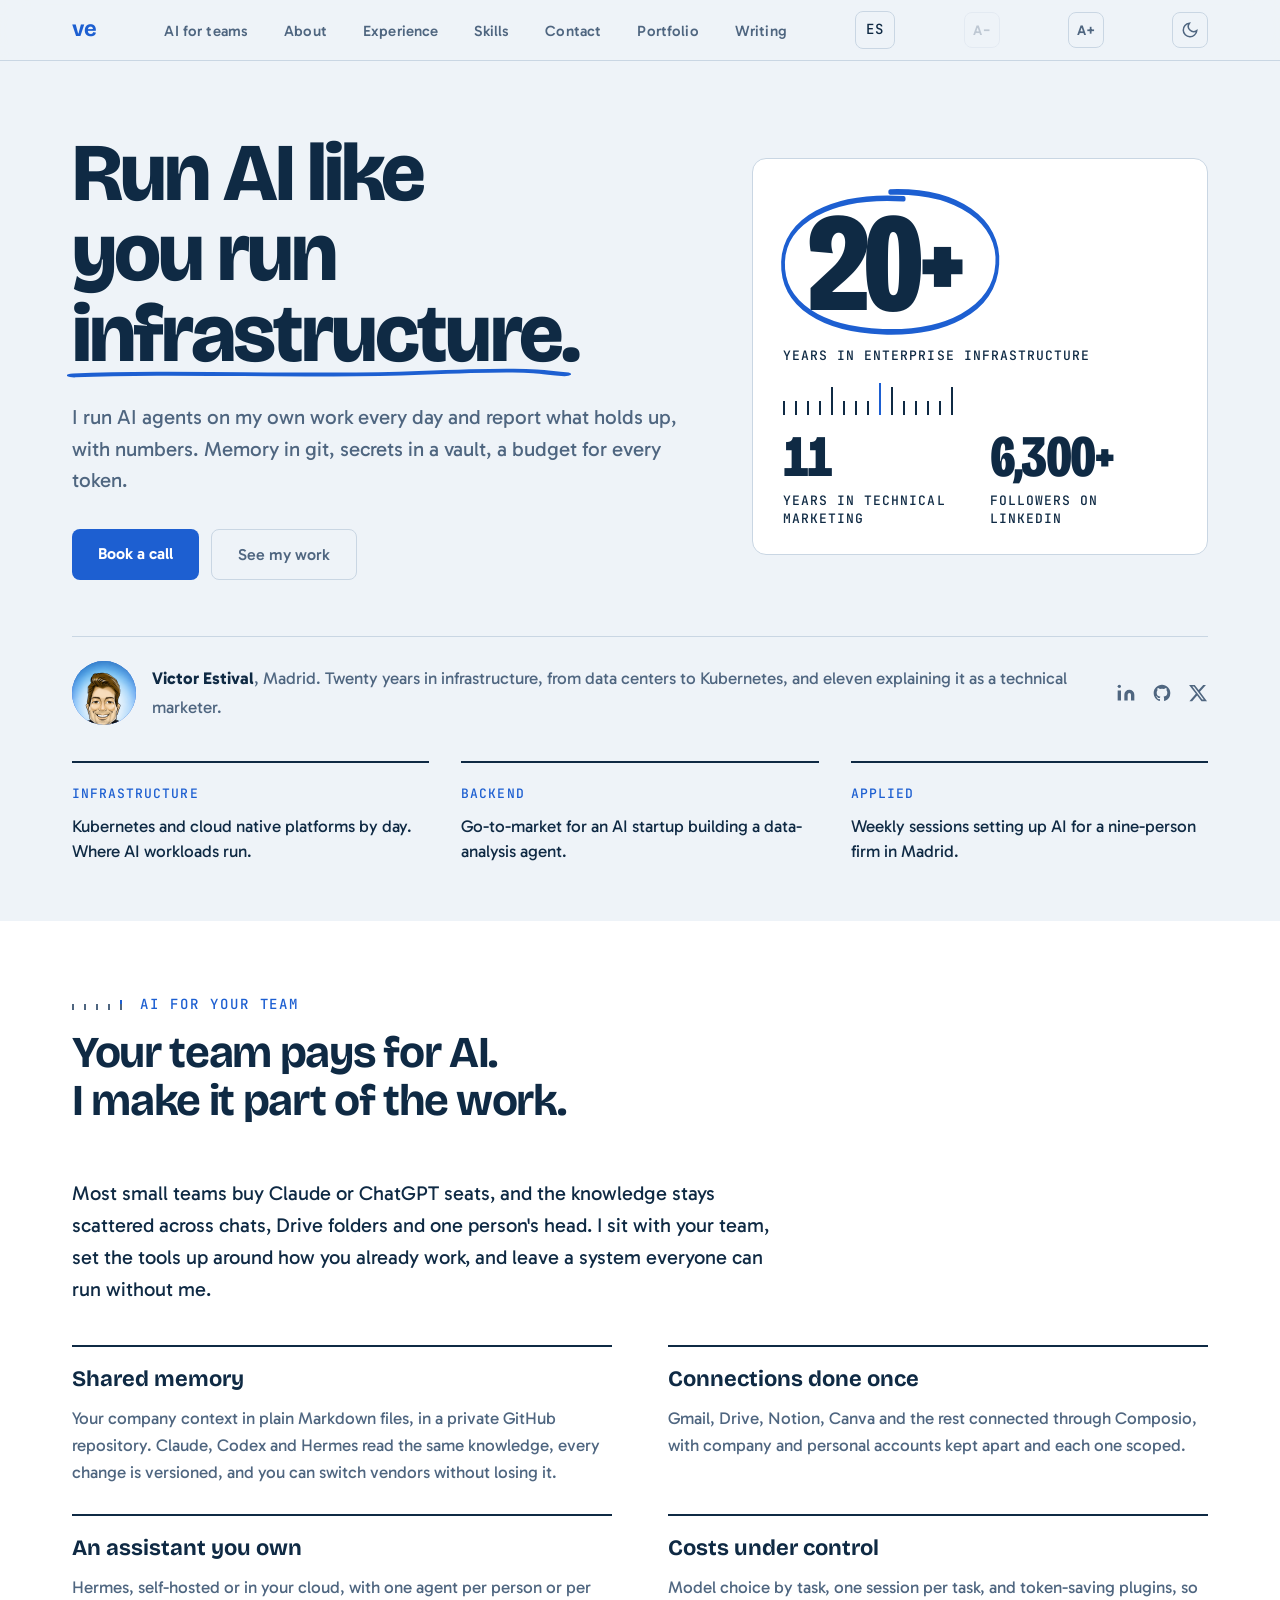
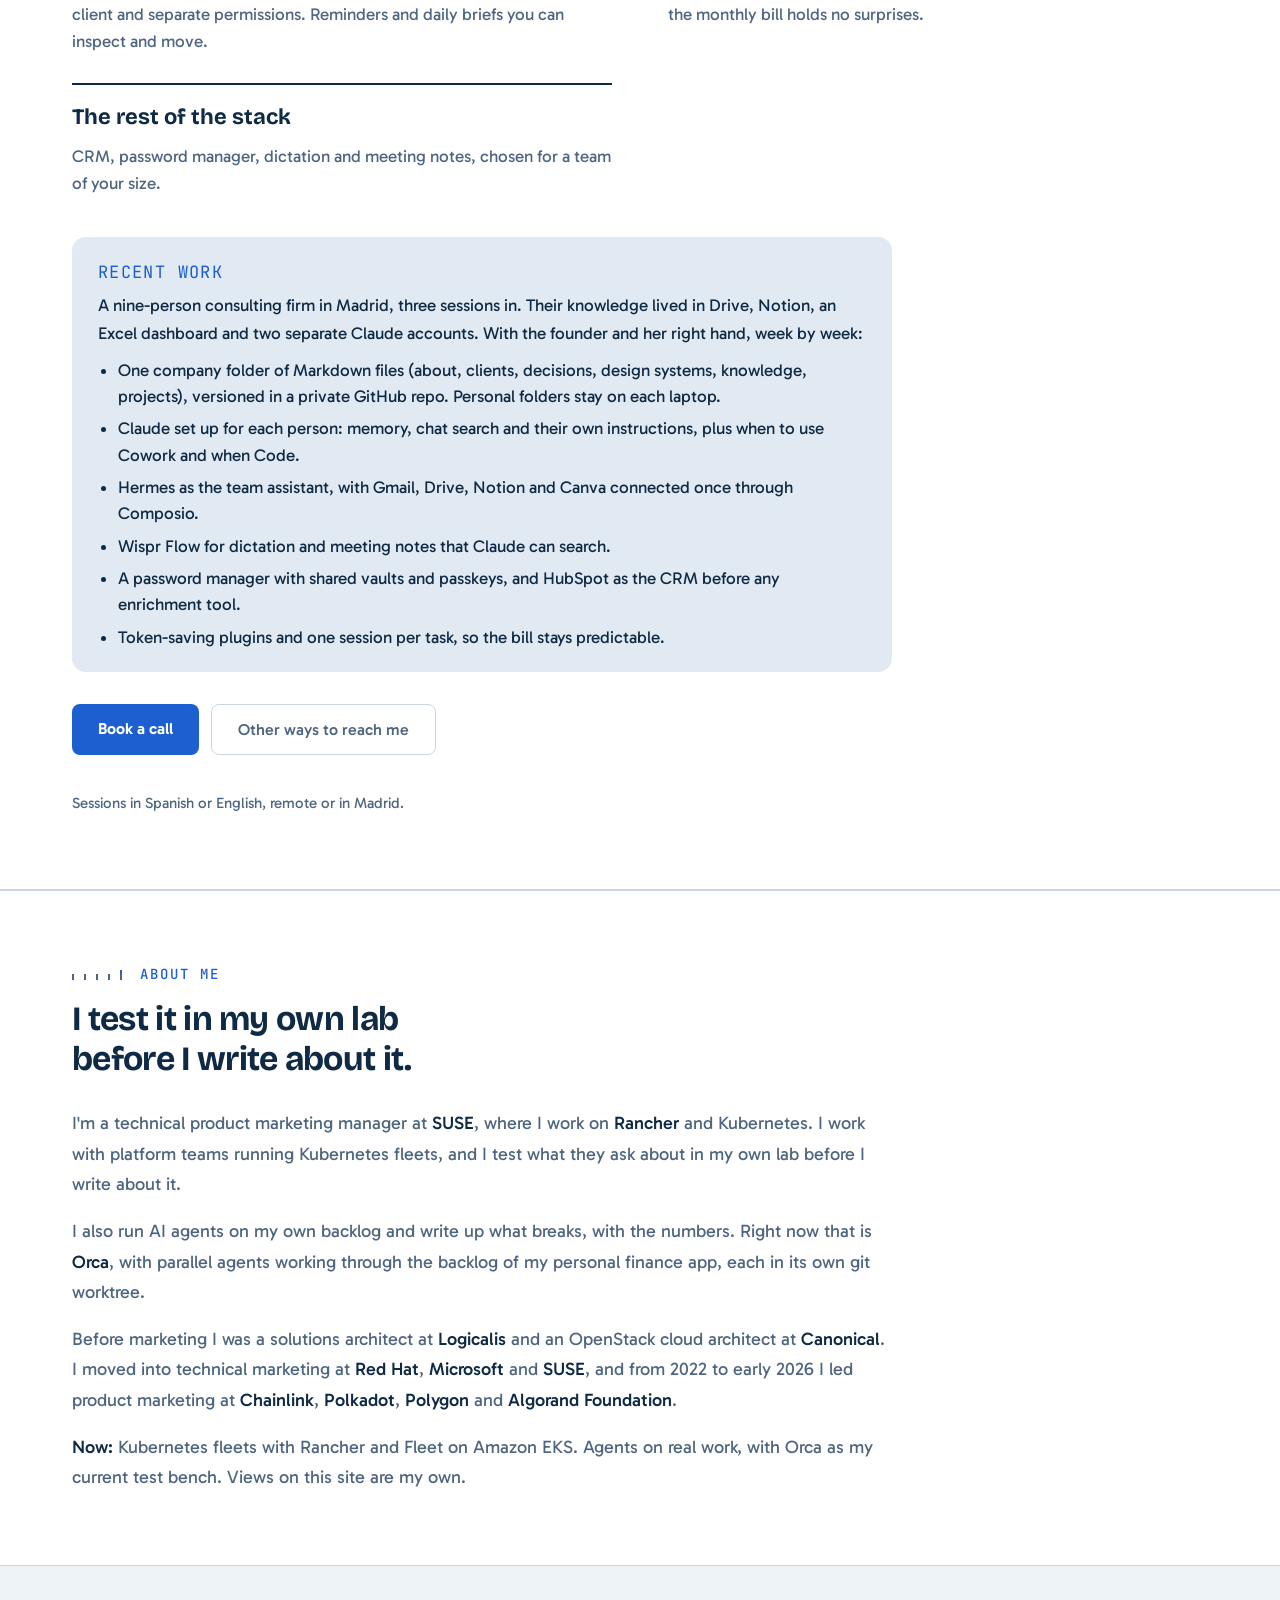
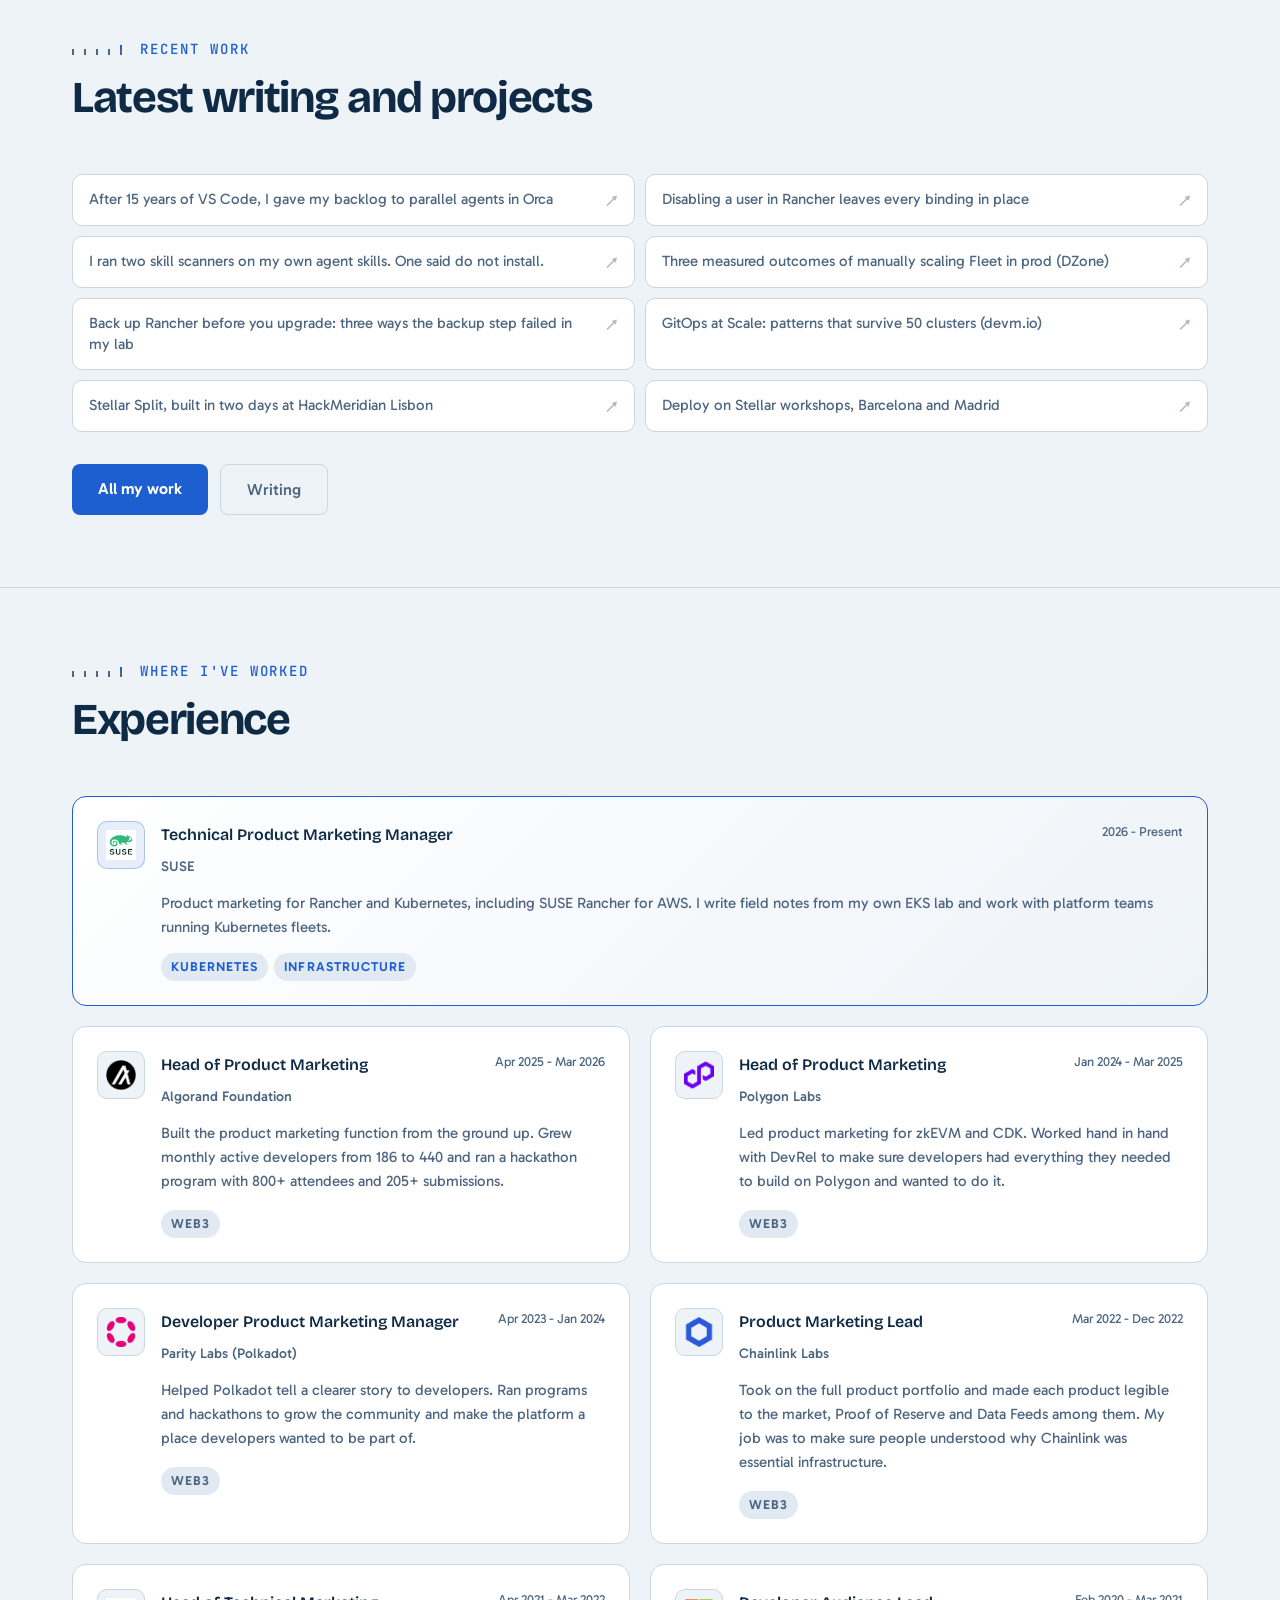
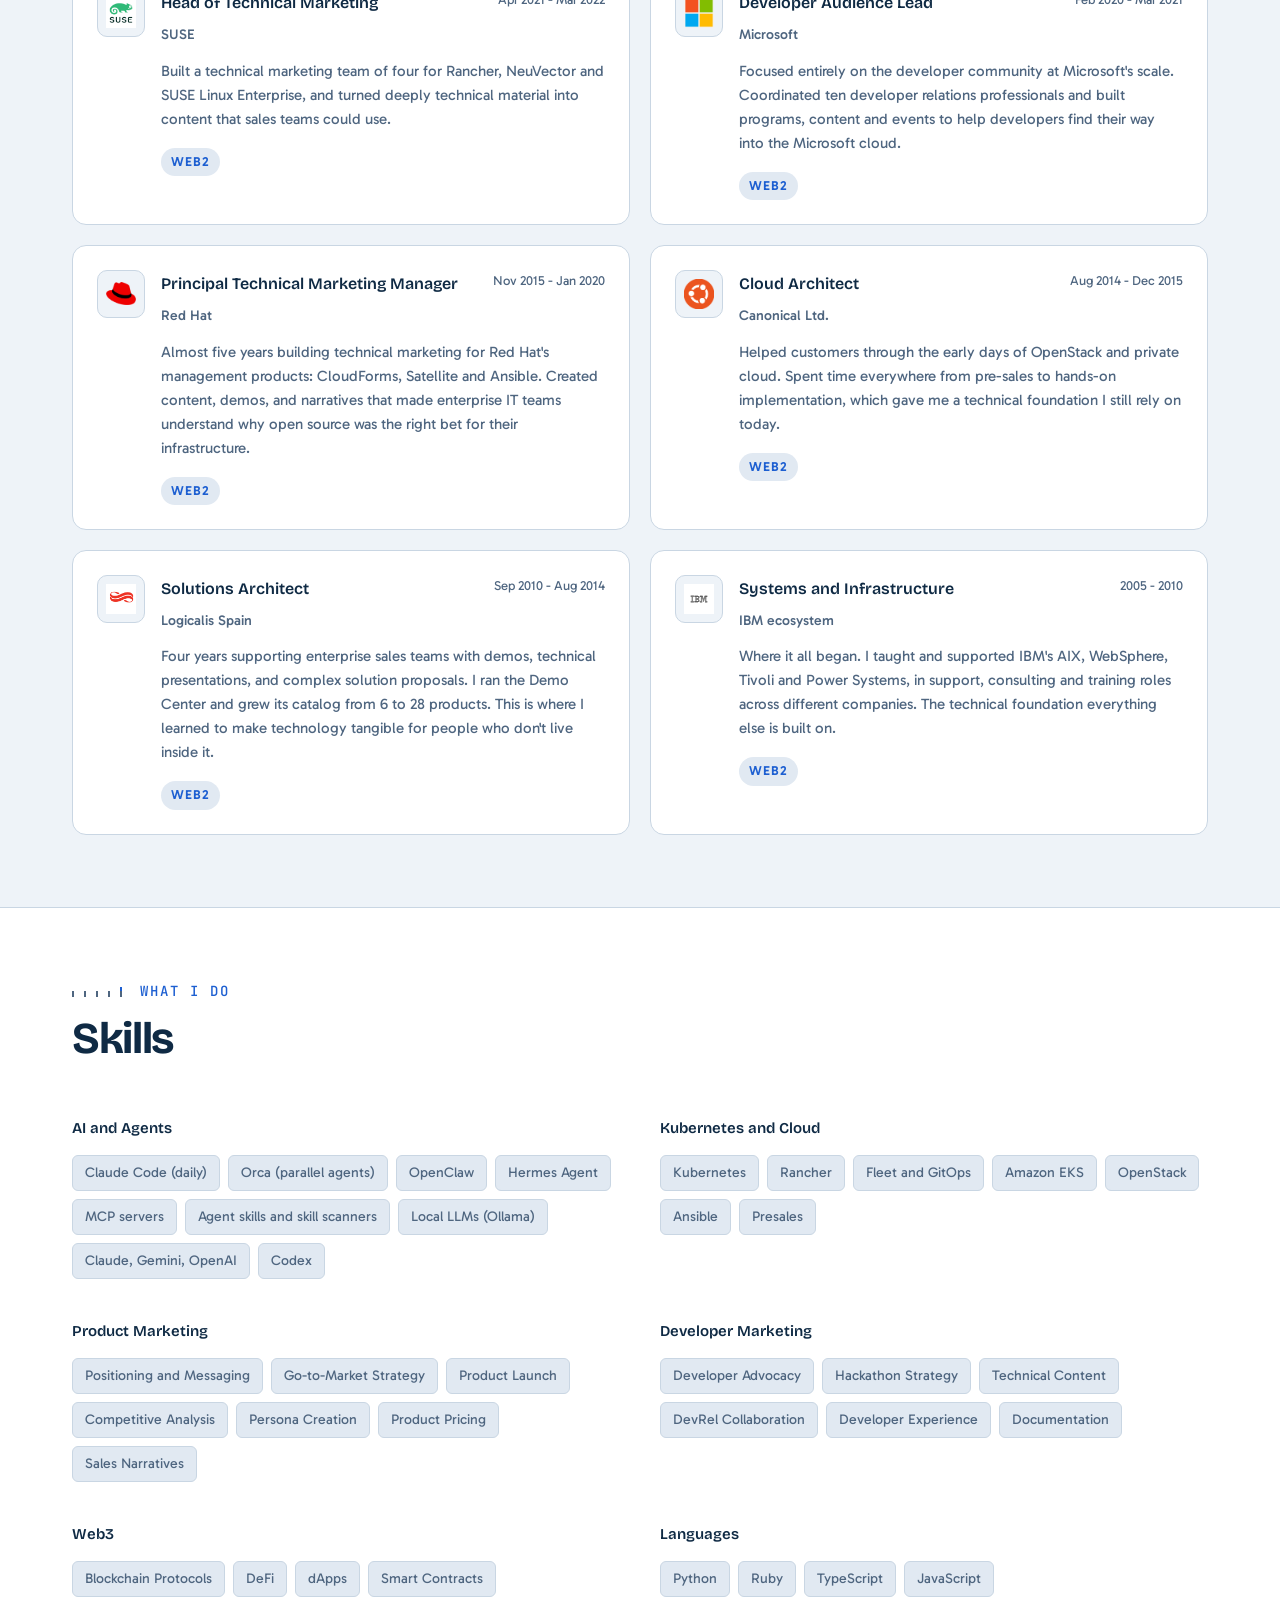
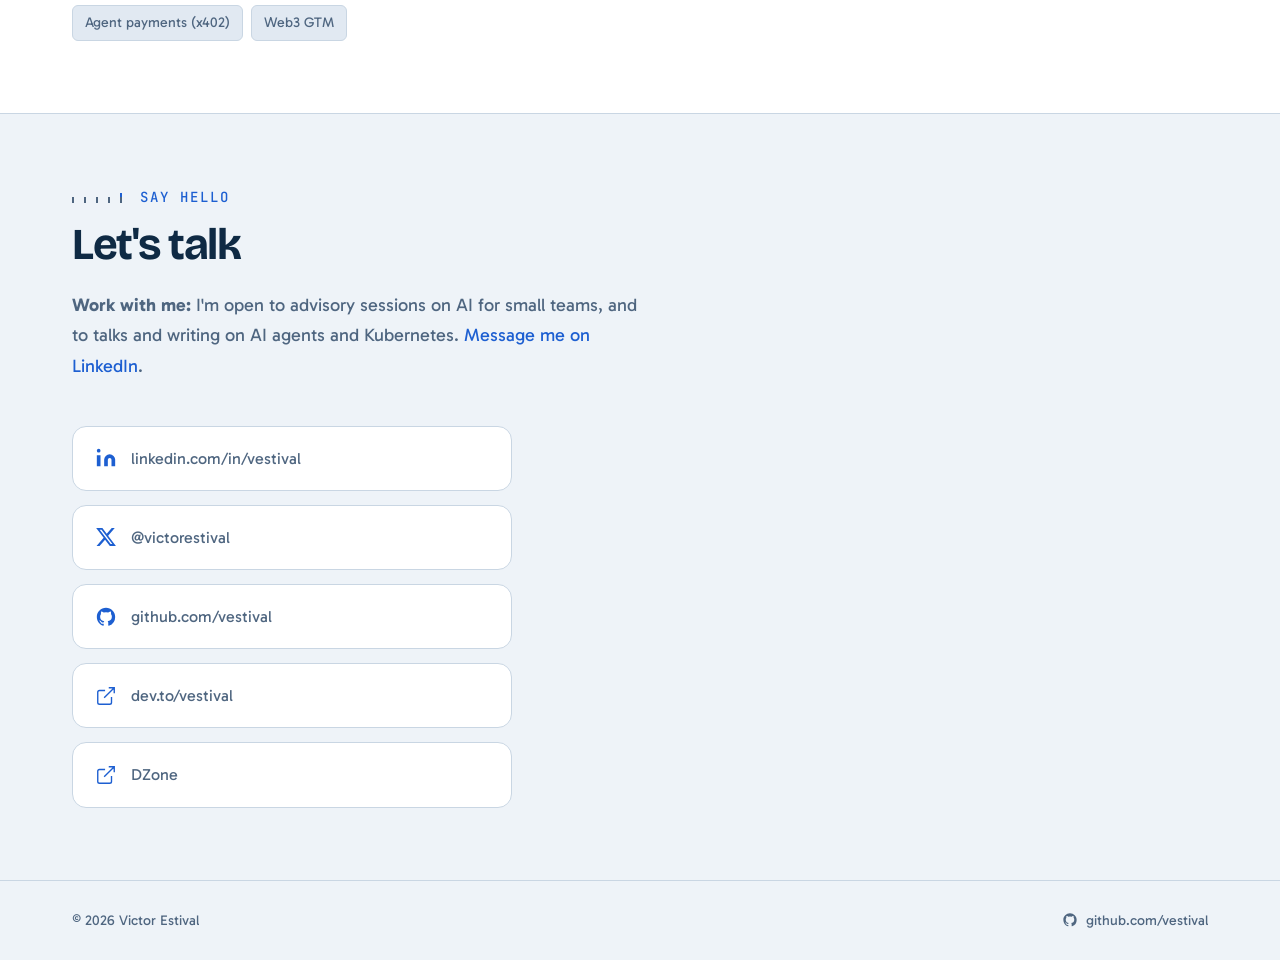
<file: index.html>
<!DOCTYPE html>
<html lang="en" data-theme="light">
<head>
  <meta charset="UTF-8" />
  <meta name="viewport" content="width=device-width, initial-scale=1.0" />
  <title>Victor Estival: run AI like you run infrastructure</title>
  <meta name="description" content="I run AI agents on real work and report what holds up, with numbers. Twenty years in infrastructure. Madrid." />
  <link rel="canonical" href="https://vestival.es/" />
  <link rel="alternate" hreflang="en" href="https://vestival.es/" />
  <link rel="alternate" hreflang="es" href="https://vestival.es/es/" />
  <link rel="alternate" hreflang="x-default" href="https://vestival.es/" />
  <meta property="og:type" content="website" />
  <meta property="og:site_name" content="Victor Estival" />
  <meta property="og:url" content="https://vestival.es/" />
  <meta property="og:title" content="Victor Estival: run AI like you run infrastructure" />
  <meta property="og:description" content="I run AI agents on real work and report what holds up, with numbers. Twenty years in infrastructure." />
  <meta property="og:image" content="https://vestival.es/og.jpg" />
  <meta name="twitter:card" content="summary" />
  <meta name="twitter:site" content="@victorestival" />
  <meta name="twitter:creator" content="@victorestival" />
  <meta name="twitter:title" content="Victor Estival: run AI like you run infrastructure" />
  <meta name="twitter:description" content="I run AI agents on real work and report what holds up, with numbers. Twenty years in infrastructure." />
  <meta name="twitter:image" content="https://vestival.es/og.jpg" />
  <link rel="alternate" type="application/rss+xml" title="Victor Estival, writing" href="https://vestival.es/feed.xml" />
  <link rel="preconnect" href="https://fonts.googleapis.com" />
  <link rel="preconnect" href="https://fonts.gstatic.com" crossorigin />
  <link href="https://fonts.googleapis.com/css2?family=Bricolage+Grotesque:opsz,wdth,wght@12..96,75..100,400..800&family=Gabarito:wght@400;500;600;700&family=JetBrains+Mono:wght@400;500;700&display=swap" rel="stylesheet" />
  <link rel="icon" type="image/svg+xml" href="favicon.svg" />
  <link rel="stylesheet" href="style.css" />
  <script defer src="https://umami.vestival.es/script.js" data-website-id="8cd49a4f-4316-427f-9799-4610c2093880"></script>
</head>
<body>

  <!-- NAV -->
  <header>
    <nav class="container">
      <a href="/" class="nav-logo">ve</a>
      <ul>
        <li><a href="#ai-teams">AI for teams</a></li>
        <li><a href="#about">About</a></li>
        <li><a href="#experience">Experience</a></li>
        <li><a href="#skills">Skills</a></li>
        <li><a href="#contact">Contact</a></li>
        <li><a href="portfolio.html">Portfolio</a></li>
        <li><a href="/writing/">Writing</a></li>
      </ul>
      <a class="lang-switch" href="/es/" hreflang="es" lang="es">ES</a>
      <button class="font-toggle" id="fontDown" aria-label="Decrease font size">A−</button>
      <button class="font-toggle" id="fontUp" aria-label="Increase font size">A+</button>
      <button class="theme-toggle" id="themeToggle" aria-label="Toggle theme">
        <span class="icon-sun">
          <svg width="18" height="18" viewBox="0 0 24 24" fill="none" stroke="currentColor" stroke-width="2"><circle cx="12" cy="12" r="5"/><line x1="12" y1="1" x2="12" y2="3"/><line x1="12" y1="21" x2="12" y2="23"/><line x1="4.22" y1="4.22" x2="5.64" y2="5.64"/><line x1="18.36" y1="18.36" x2="19.78" y2="19.78"/><line x1="1" y1="12" x2="3" y2="12"/><line x1="21" y1="12" x2="23" y2="12"/><line x1="4.22" y1="19.78" x2="5.64" y2="18.36"/><line x1="18.36" y1="5.64" x2="19.78" y2="4.22"/></svg>
        </span>
        <span class="icon-moon">
          <svg width="18" height="18" viewBox="0 0 24 24" fill="none" stroke="currentColor" stroke-width="2"><path d="M21 12.79A9 9 0 1 1 11.21 3 7 7 0 0 0 21 12.79z"/></svg>
        </span>
      </button>
    </nav>
  </header>

  <!-- HERO -->
  <section id="hero">
    <div class="container">
      <div class="hx-grid">
        <div class="hx-main">
          <h1 class="hx-title">Run AI like you run <span class="hx-mark">infrastructure</span>.</h1>
          <p class="hx-sub">I run AI agents on my own work every day and report what holds up, with numbers. Memory in git, secrets in a vault, a budget for every token.</p>
          <div class="hx-cta">
            <a href="https://app.reclaim.ai/m/victore/flexible-quick-meeting" target="_blank" rel="noopener" class="btn-primary">Book a call</a>
            <a href="portfolio.html" class="btn-outline">See my work</a>
          </div>
        </div>
        <aside class="hx-measure" aria-label="By the numbers">
          <div class="hx-stat">
            <div class="hx-number-wrap"><span class="hx-number">20+</span><svg class="hx-circle" viewBox="0 0 300 140" preserveAspectRatio="none" aria-hidden="true"><path d="M150 8 C 240 6, 296 34, 292 72 C 288 114, 220 134, 140 132 C 60 130, 6 108, 8 70 C 10 34, 70 10, 168 14" fill="none" stroke="currentColor" stroke-width="5" stroke-linecap="round"/></svg></div>
            <p class="hx-unit">Years in enterprise infrastructure</p>
          </div>
          <div class="hx-ruler" aria-hidden="true"><i></i><i></i><i></i><i></i><i></i><i></i><i></i><i></i><i class="on"></i><i></i><i></i><i></i><i></i><i></i><i></i></div>
          <div class="hx-stat-row">
            <div class="hx-stat"><span class="hx-number hx-number-sm">11</span><p class="hx-unit">Years in technical marketing</p></div>
            <div class="hx-stat"><span class="hx-number hx-number-sm">6,300+</span><p class="hx-unit">Followers on LinkedIn</p></div>
          </div>
        </aside>
      </div>
      <div class="hx-byline">
        <img src="victor.png" alt="Victor Estival" class="hx-avatar" width="64" height="64" />
        <p><strong>Victor Estival</strong>, Madrid. Twenty years in infrastructure, from data centers to Kubernetes, and eleven explaining it as a technical marketer.</p>
        <div class="hero-social">
          <a href="https://www.linkedin.com/in/vestival" target="_blank" rel="noopener" aria-label="LinkedIn">
            <svg width="20" height="20" viewBox="0 0 24 24" fill="currentColor"><path d="M16 8a6 6 0 016 6v7h-4v-7a2 2 0 00-2-2 2 2 0 00-2 2v7h-4v-7a6 6 0 016-6zM2 9h4v12H2z"/><circle cx="4" cy="4" r="2"/></svg>
          </a>
          <a href="https://github.com/vestival" target="_blank" rel="noopener" aria-label="GitHub">
            <svg width="20" height="20" viewBox="0 0 24 24" fill="currentColor"><path d="M12 2C6.477 2 2 6.484 2 12.017c0 4.425 2.865 8.18 6.839 9.504.5.092.682-.217.682-.483 0-.237-.008-.868-.013-1.703-2.782.605-3.369-1.343-3.369-1.343-.454-1.158-1.11-1.466-1.11-1.466-.908-.62.069-.608.069-.608 1.003.07 1.531 1.032 1.531 1.032.892 1.53 2.341 1.088 2.91.832.092-.647.35-1.088.636-1.338-2.22-.253-4.555-1.113-4.555-4.951 0-1.093.39-1.988 1.029-2.688-.103-.253-.446-1.272.098-2.65 0 0 .84-.27 2.75 1.026A9.564 9.564 0 0112 6.844a9.59 9.59 0 012.504.337c1.909-1.296 2.747-1.027 2.747-1.027.546 1.379.202 2.398.1 2.651.64.7 1.028 1.595 1.028 2.688 0 3.848-2.339 4.695-4.566 4.943.359.309.678.92.678 1.855 0 1.338-.012 2.419-.012 2.747 0 .268.18.58.688.482A10.02 10.02 0 0022 12.017C22 6.484 17.522 2 12 2z"/></svg>
          </a>
          <a href="https://x.com/victorestival" target="_blank" rel="noopener" aria-label="Twitter/X">
            <svg width="20" height="20" viewBox="0 0 24 24" fill="currentColor"><path d="M18.244 2.25h3.308l-7.227 8.26 8.502 11.24H16.17l-5.214-6.817L4.99 21.75H1.68l7.73-8.835L1.254 2.25H8.08l4.713 6.231zm-1.161 17.52h1.833L7.084 4.126H5.117z"/></svg>
          </a>
        </div>
      </div>
      <ol class="hx-layers">
        <li><span class="hx-layer-k">Infrastructure</span><p>Kubernetes and cloud native platforms by day. Where AI workloads run.</p></li>
        <li><span class="hx-layer-k">Backend</span><p>Go-to-market for an AI startup building a data-analysis agent.</p></li>
        <li><span class="hx-layer-k">Applied</span><p>Weekly sessions setting up AI for a nine-person firm in Madrid.</p></li>
      </ol>
    </div>
  </section>

  <!-- AI FOR TEAMS -->
  <section id="ai-teams">
    <div class="container">
      <p class="section-label">AI for your team</p>
      <h2 class="section-heading">Your team pays for AI.<br>I make it part of the work.</h2>
      <p class="ai-lead">Most small teams buy Claude or ChatGPT seats, and the knowledge stays scattered across chats, Drive folders and one person's head. I sit with your team, set the tools up around how you already work, and leave a system everyone can run without me.</p>
      <dl class="ai-list">
        <div><dt>Shared memory</dt><dd>Your company context in plain Markdown files, in a private GitHub repository. Claude, Codex and Hermes read the same knowledge, every change is versioned, and you can switch vendors without losing it.</dd></div>
        <div><dt>Connections done once</dt><dd>Gmail, Drive, Notion, Canva and the rest connected through Composio, with company and personal accounts kept apart and each one scoped.</dd></div>
        <div><dt>An assistant you own</dt><dd>Hermes, self-hosted or in your cloud, with one agent per person or per client and separate permissions. Reminders and daily briefs you can inspect and move.</dd></div>
        <div><dt>Costs under control</dt><dd>Model choice by task, one session per task, and token-saving plugins, so the monthly bill holds no surprises.</dd></div>
        <div><dt>The rest of the stack</dt><dd>CRM, password manager, dictation and meeting notes, chosen for a team of your size.</dd></div>
      </dl>
      <div class="ai-case">
        <p class="ai-case-label">Recent work</p>
        <p>A nine-person consulting firm in Madrid, three sessions in. Their knowledge lived in Drive, Notion, an Excel dashboard and two separate Claude accounts. With the founder and her right hand, week by week:</p>
        <ul class="ai-case-list">
          <li>One company folder of Markdown files (about, clients, decisions, design systems, knowledge, projects), versioned in a private GitHub repo. Personal folders stay on each laptop.</li>
          <li>Claude set up for each person: memory, chat search and their own instructions, plus when to use Cowork and when Code.</li>
          <li>Hermes as the team assistant, with Gmail, Drive, Notion and Canva connected once through Composio.</li>
          <li>Wispr Flow for dictation and meeting notes that Claude can search.</li>
          <li>A password manager with shared vaults and passkeys, and HubSpot as the CRM before any enrichment tool.</li>
          <li>Token-saving plugins and one session per task, so the bill stays predictable.</li>
        </ul>
      </div>
      <div class="hero-cta">
        <a href="https://app.reclaim.ai/m/victore/flexible-quick-meeting" target="_blank" rel="noopener" class="btn-primary">Book a call</a>
        <a href="#contact" class="btn-outline">Other ways to reach me</a>
      </div>
      <p class="ai-note">Sessions in Spanish or English, remote or in Madrid.</p>
    </div>
  </section>

  <!-- ABOUT -->
  <section id="about">
    <div class="container">
      <p class="section-label">About me</p>
      <div class="about-grid">
        <div class="about-main">
          <h2>I test it in my own lab<br>before I write about it.</h2>
          <p>
            I'm a technical product marketing manager at <strong>SUSE</strong>, where I work on
            <strong>Rancher</strong> and Kubernetes. I work with platform teams running
            Kubernetes fleets, and I test what they ask about in my own lab before I write about it.
          </p>
          <p>
            I also run AI agents on my own backlog and write up what breaks, with the numbers. Right now
            that is <strong>Orca</strong>, with parallel agents working through the backlog of my personal
            finance app, each in its own git worktree.
          </p>
          <p>
            Before marketing I was a solutions architect at <strong>Logicalis</strong> and an OpenStack cloud
            architect at <strong>Canonical</strong>. I moved into technical marketing at <strong>Red Hat</strong>,
            <strong>Microsoft</strong> and <strong>SUSE</strong>, and from 2022 to early 2026 I led product marketing
            at <strong>Chainlink</strong>, <strong>Polkadot</strong>, <strong>Polygon</strong> and
            <strong>Algorand Foundation</strong>.
          </p>
          <p>
            <strong>Now:</strong> Kubernetes fleets with Rancher and Fleet on Amazon EKS. Agents on real work,
            with Orca as my current test bench. Views on this site are my own.
          </p>
        </div>
      </div>
    </div>
  </section>

  <!-- LATEST WORK -->
  <section id="latest" style="border-bottom: 1px solid var(--border);">
    <div class="container">
      <p class="section-label">Recent work</p>
      <h2 class="section-heading">Latest writing and projects</h2>
      <ul class="article-list">
        <li class="article-item">
          <a href="https://dev.to/vestival/after-15-years-of-vs-code-i-gave-my-backlog-to-parallel-agents-in-orca-2e45" target="_blank" rel="noopener">
            After 15 years of VS Code, I gave my backlog to parallel agents in Orca
            <span class="article-arrow">↗</span>
          </a>
        </li>
        <li class="article-item">
          <a href="https://dev.to/vestival/disabling-a-user-in-rancher-leaves-every-binding-in-place-remove-the-membership-if-you-mean-12c4" target="_blank" rel="noopener">
            Disabling a user in Rancher leaves every binding in place
            <span class="article-arrow">↗</span>
          </a>
        </li>
        <li class="article-item">
          <a href="https://dev.to/vestival/i-ran-two-skill-scanners-on-my-own-agent-skills-one-said-do-not-install-59hk" target="_blank" rel="noopener">
            I ran two skill scanners on my own agent skills. One said do not install.
            <span class="article-arrow">↗</span>
          </a>
        </li>
        <li class="article-item">
          <a href="https://dzone.com/articles/measured-outcomes-manually-scaling-fleet-prod" target="_blank" rel="noopener">
            Three measured outcomes of manually scaling Fleet in prod (DZone)
            <span class="article-arrow">↗</span>
          </a>
        </li>
        <li class="article-item">
          <a href="https://dev.to/vestival/back-up-rancher-before-you-upgrade-three-ways-the-backup-step-failed-in-my-2152-lab-5hih" target="_blank" rel="noopener">
            Back up Rancher before you upgrade: three ways the backup step failed in my lab
            <span class="article-arrow">↗</span>
          </a>
        </li>
        <li class="article-item">
          <a href="https://devm.io/devops/gitops-scale-kubernetes" target="_blank" rel="noopener">
            GitOps at Scale: patterns that survive 50 clusters (devm.io)
            <span class="article-arrow">↗</span>
          </a>
        </li>
        <li class="article-item">
          <a href="https://stellar-split-site.vercel.app" target="_blank" rel="noopener">
            Stellar Split, built in two days at HackMeridian Lisbon
            <span class="article-arrow">↗</span>
          </a>
        </li>
        <li class="article-item">
          <a href="https://github.com/vestival/stellar-workshop-spain" target="_blank" rel="noopener">
            Deploy on Stellar workshops, Barcelona and Madrid
            <span class="article-arrow">↗</span>
          </a>
        </li>
      </ul>
      <div class="hero-cta" style="margin: 32px 0 0;">
        <a href="portfolio.html" class="btn-primary">All my work</a>
        <a href="/writing/" class="btn-outline">Writing</a>
      </div>
    </div>
  </section>

  <!-- EXPERIENCE -->
  <section id="experience">
    <div class="container">
      <p class="section-label">Where I've worked</p>
      <h2 class="section-heading">Experience</h2>

      <div class="exp-grid">

        <!-- Current role -->
        <div class="exp-card exp-card--fractional">
          <div class="exp-logo">
            <img src="logos/suse.png" alt="SUSE"
              onerror="this.style.display='none';this.nextElementSibling.style.display='flex'" loading="lazy"/>
            <div class="logo-fb" style="display:none">SU</div>
          </div>
          <div class="exp-body">
            <div class="exp-top">
              <div>
                <h3>Technical Product Marketing Manager</h3>
                <span class="exp-company">SUSE</span>
              </div>
              <span class="exp-date">2026 - Present</span>
            </div>
            <p>Product marketing for Rancher and Kubernetes, including SUSE Rancher for AWS. I write field notes from my own EKS lab and work with platform teams running Kubernetes fleets.</p>
            <div class="pill-row">
              <span class="pill web2">Kubernetes</span>
              <span class="pill web2">Infrastructure</span>
            </div>
          </div>
        </div>

        <!-- Web3 row 1 -->
        <div class="exp-card">
          <div class="exp-logo">
            <img src="logos/algorand.png" alt="Algorand Foundation"
              onerror="this.style.display='none';this.nextElementSibling.style.display='flex'" loading="lazy"/>
            <div class="logo-fb" style="display:none">AF</div>
          </div>
          <div class="exp-body">
            <div class="exp-top">
              <div>
                <h3>Head of Product Marketing</h3>
                <span class="exp-company">Algorand Foundation</span>
              </div>
              <span class="exp-date">Apr 2025 - Mar 2026</span>
            </div>
            <p>Built the product marketing function from the ground up. Grew monthly active developers from 186 to 440 and ran a hackathon program with 800+ attendees and 205+ submissions.</p>
            <span class="pill web3">Web3</span>
          </div>
        </div>

        <div class="exp-card">
          <div class="exp-logo">
            <img src="logos/polygon.png" alt="Polygon Labs"
              onerror="this.style.display='none';this.nextElementSibling.style.display='flex'" loading="lazy"/>
            <div class="logo-fb" style="display:none">PL</div>
          </div>
          <div class="exp-body">
            <div class="exp-top">
              <div>
                <h3>Head of Product Marketing</h3>
                <span class="exp-company">Polygon Labs</span>
              </div>
              <span class="exp-date">Jan 2024 - Mar 2025</span>
            </div>
            <p>Led product marketing for zkEVM and CDK. Worked hand in hand with DevRel to make sure developers had everything they needed to build on Polygon and wanted to do it.</p>
            <span class="pill web3">Web3</span>
          </div>
        </div>

        <!-- Web3 row 2 -->
        <div class="exp-card">
          <div class="exp-logo">
            <img src="logos/polkadot.png" alt="Parity Labs"
              onerror="this.style.display='none';this.nextElementSibling.style.display='flex'" loading="lazy"/>
            <div class="logo-fb" style="display:none">PK</div>
          </div>
          <div class="exp-body">
            <div class="exp-top">
              <div>
                <h3>Developer Product Marketing Manager</h3>
                <span class="exp-company">Parity Labs (Polkadot)</span>
              </div>
              <span class="exp-date">Apr 2023 - Jan 2024</span>
            </div>
            <p>Helped Polkadot tell a clearer story to developers. Ran programs and hackathons to grow the community and make the platform a place developers wanted to be part of.</p>
            <span class="pill web3">Web3</span>
          </div>
        </div>

        <div class="exp-card">
          <div class="exp-logo">
            <img src="logos/chainlink.png" alt="Chainlink Labs"
              onerror="this.style.display='none';this.nextElementSibling.style.display='flex'" loading="lazy"/>
            <div class="logo-fb" style="display:none">CL</div>
          </div>
          <div class="exp-body">
            <div class="exp-top">
              <div>
                <h3>Product Marketing Lead</h3>
                <span class="exp-company">Chainlink Labs</span>
              </div>
              <span class="exp-date">Mar 2022 - Dec 2022</span>
            </div>
            <p>Took on the full product portfolio and made each product legible to the market, Proof of Reserve and Data Feeds among them. My job was to make sure people understood why Chainlink was essential infrastructure.</p>
            <span class="pill web3">Web3</span>
          </div>
        </div>

        <!-- Web2 row 1 -->
        <div class="exp-card">
          <div class="exp-logo">
            <img src="logos/suse.png" alt="SUSE"
              onerror="this.style.display='none';this.nextElementSibling.style.display='flex'" loading="lazy"/>
            <div class="logo-fb" style="display:none">SU</div>
          </div>
          <div class="exp-body">
            <div class="exp-top">
              <div>
                <h3>Head of Technical Marketing</h3>
                <span class="exp-company">SUSE</span>
              </div>
              <span class="exp-date">Apr 2021 - Mar 2022</span>
            </div>
            <p>Built a technical marketing team of four for Rancher, NeuVector and SUSE Linux Enterprise, and turned deeply technical material into content that sales teams could use.</p>
            <span class="pill web2">Web2</span>
          </div>
        </div>

        <div class="exp-card">
          <div class="exp-logo">
            <img src="logos/microsoft.png" alt="Microsoft"
              onerror="this.style.display='none';this.nextElementSibling.style.display='flex'" loading="lazy"/>
            <div class="logo-fb" style="display:none">MS</div>
          </div>
          <div class="exp-body">
            <div class="exp-top">
              <div>
                <h3>Developer Audience Lead</h3>
                <span class="exp-company">Microsoft</span>
              </div>
              <span class="exp-date">Feb 2020 - Mar 2021</span>
            </div>
            <p>Focused entirely on the developer community at Microsoft's scale. Coordinated ten developer relations professionals and built programs, content and events to help developers find their way into the Microsoft cloud.</p>
            <span class="pill web2">Web2</span>
          </div>
        </div>

        <!-- Web2 row 2 -->
        <div class="exp-card">
          <div class="exp-logo">
            <img src="logos/redhat.png" alt="Red Hat"
              onerror="this.style.display='none';this.nextElementSibling.style.display='flex'" loading="lazy"/>
            <div class="logo-fb" style="display:none">RH</div>
          </div>
          <div class="exp-body">
            <div class="exp-top">
              <div>
                <h3>Principal Technical Marketing Manager</h3>
                <span class="exp-company">Red Hat</span>
              </div>
              <span class="exp-date">Nov 2015 - Jan 2020</span>
            </div>
            <p>Almost five years building technical marketing for Red Hat's management products: CloudForms, Satellite and Ansible. Created content, demos, and narratives that made enterprise IT teams understand why open source was the right bet for their infrastructure.</p>
            <span class="pill web2">Web2</span>
          </div>
        </div>

        <div class="exp-card">
          <div class="exp-logo">
            <img src="logos/canonical.png" alt="Canonical"
              onerror="this.style.display='none';this.nextElementSibling.style.display='flex'" loading="lazy"/>
            <div class="logo-fb" style="display:none">CA</div>
          </div>
          <div class="exp-body">
            <div class="exp-top">
              <div>
                <h3>Cloud Architect</h3>
                <span class="exp-company">Canonical Ltd.</span>
              </div>
              <span class="exp-date">Aug 2014 - Dec 2015</span>
            </div>
            <p>Helped customers through the early days of OpenStack and private cloud. Spent time everywhere from pre-sales to hands-on implementation, which gave me a technical foundation I still rely on today.</p>
            <span class="pill web2">Web2</span>
          </div>
        </div>

        <!-- Logicalis card -->
        <div class="exp-card">
          <div class="exp-logo">
            <img src="logos/logicalis.png" alt="Logicalis"
              onerror="this.style.display='none';this.nextElementSibling.style.display='flex'" loading="lazy"/>
            <div class="logo-fb" style="display:none">LG</div>
          </div>
          <div class="exp-body">
            <div class="exp-top">
              <div>
                <h3>Solutions Architect</h3>
                <span class="exp-company">Logicalis Spain</span>
              </div>
              <span class="exp-date">Sep 2010 - Aug 2014</span>
            </div>
            <p>Four years supporting enterprise sales teams with demos, technical presentations, and complex solution proposals. I ran the Demo Center and grew its catalog from 6 to 28 products. This is where I learned to make technology tangible for people who don't live inside it.</p>
            <span class="pill web2">Web2</span>
          </div>
        </div>

        <!-- IBM early career card -->
        <div class="exp-card">
          <div class="exp-logo">
            <img src="logos/ibm.svg" alt="IBM"
              onerror="this.style.display='none';this.nextElementSibling.style.display='flex'" loading="lazy"/>
            <div class="logo-fb" style="display:none">IBM</div>
          </div>
          <div class="exp-body">
            <div class="exp-top">
              <div>
                <h3>Systems and Infrastructure</h3>
                <span class="exp-company">IBM ecosystem</span>
              </div>
              <span class="exp-date">2005 - 2010</span>
            </div>
            <p>Where it all began. I taught and supported IBM's AIX, WebSphere, Tivoli and Power Systems, in support, consulting and training roles across different companies. The technical foundation everything else is built on.</p>
            <span class="pill web2">Web2</span>
          </div>
        </div>

      </div>
    </div>
  </section>

  <!-- SKILLS -->
  <section id="skills">
    <div class="container">
      <p class="section-label">What I do</p>
      <h2 class="section-heading">Skills</h2>
      <div class="skills-grid">
        <div class="skill-block">
          <h4>AI and Agents</h4>
          <div class="tags">
            <span>Claude Code (daily)</span>
            <span>Orca (parallel agents)</span>
            <span>OpenClaw</span>
            <span>Hermes Agent</span>
            <span>MCP servers</span>
            <span>Agent skills and skill scanners</span>
            <span>Local LLMs (Ollama)</span>
            <span>Claude, Gemini, OpenAI</span>
            <span>Codex</span>
          </div>
        </div>
        <div class="skill-block">
          <h4>Kubernetes and Cloud</h4>
          <div class="tags">
            <span>Kubernetes</span>
            <span>Rancher</span>
            <span>Fleet and GitOps</span>
            <span>Amazon EKS</span>
            <span>OpenStack</span>
            <span>Ansible</span>
            <span>Presales</span>
          </div>
        </div>
        <div class="skill-block">
          <h4>Product Marketing</h4>
          <div class="tags">
            <span>Positioning and Messaging</span>
            <span>Go-to-Market Strategy</span>
            <span>Product Launch</span>
            <span>Competitive Analysis</span>
            <span>Persona Creation</span>
            <span>Product Pricing</span>
            <span>Sales Narratives</span>
          </div>
        </div>
        <div class="skill-block">
          <h4>Developer Marketing</h4>
          <div class="tags">
            <span>Developer Advocacy</span>
            <span>Hackathon Strategy</span>
            <span>Technical Content</span>
            <span>DevRel Collaboration</span>
            <span>Developer Experience</span>
            <span>Documentation</span>
          </div>
        </div>
        <div class="skill-block">
          <h4>Web3</h4>
          <div class="tags">
            <span>Blockchain Protocols</span>
            <span>DeFi</span>
            <span>dApps</span>
            <span>Smart Contracts</span>
            <span>Agent payments (x402)</span>
            <span>Web3 GTM</span>
          </div>
        </div>
        <div class="skill-block">
          <h4>Languages</h4>
          <div class="tags">
            <span>Python</span>
            <span>Ruby</span>
            <span>TypeScript</span>
            <span>JavaScript</span>
          </div>
        </div>
      </div>
    </div>
  </section>

  <!-- CONTACT -->
  <section id="contact">
    <div class="container">
      <p class="section-label">Say hello</p>
      <h2 class="section-heading">Let's talk</h2>
      <p class="contact-sub"><strong>Work with me:</strong> I'm open to advisory sessions on AI for small teams, and to talks and writing on AI agents and Kubernetes. <a href="https://www.linkedin.com/in/vestival" target="_blank" rel="noopener" style="color: var(--accent);">Message me on LinkedIn</a>.</p>
      <div class="contact-cards">
        <a href="https://www.linkedin.com/in/vestival" target="_blank" rel="noopener" class="contact-card">
          <svg width="22" height="22" viewBox="0 0 24 24" fill="currentColor"><path d="M16 8a6 6 0 016 6v7h-4v-7a2 2 0 00-2-2 2 2 0 00-2 2v7h-4v-7a6 6 0 016-6zM2 9h4v12H2z"/><circle cx="4" cy="4" r="2"/></svg>
          <span>linkedin.com/in/vestival</span>
        </a>
        <a href="https://x.com/victorestival" target="_blank" rel="noopener" class="contact-card">
          <svg width="22" height="22" viewBox="0 0 24 24" fill="currentColor"><path d="M18.244 2.25h3.308l-7.227 8.26 8.502 11.24H16.17l-5.214-6.817L4.99 21.75H1.68l7.73-8.835L1.254 2.25H8.08l4.713 6.231zm-1.161 17.52h1.833L7.084 4.126H5.117z"/></svg>
          <span>@victorestival</span>
        </a>
        <a href="https://github.com/vestival" target="_blank" rel="noopener" class="contact-card">
          <svg width="22" height="22" viewBox="0 0 24 24" fill="currentColor"><path d="M12 2C6.477 2 2 6.484 2 12.017c0 4.425 2.865 8.18 6.839 9.504.5.092.682-.217.682-.483 0-.237-.008-.868-.013-1.703-2.782.605-3.369-1.343-3.369-1.343-.454-1.158-1.11-1.466-1.11-1.466-.908-.62.069-.608.069-.608 1.003.07 1.531 1.032 1.531 1.032.892 1.53 2.341 1.088 2.91.832.092-.647.35-1.088.636-1.338-2.22-.253-4.555-1.113-4.555-4.951 0-1.093.39-1.988 1.029-2.688-.103-.253-.446-1.272.098-2.65 0 0 .84-.27 2.75 1.026A9.564 9.564 0 0112 6.844a9.59 9.59 0 012.504.337c1.909-1.296 2.747-1.027 2.747-1.027.546 1.379.202 2.398.1 2.651.64.7 1.028 1.595 1.028 2.688 0 3.848-2.339 4.695-4.566 4.943.359.309.678.92.678 1.855 0 1.338-.012 2.419-.012 2.747 0 .268.18.58.688.482A10.02 10.02 0 0022 12.017C22 6.484 17.522 2 12 2z"/></svg>
          <span>github.com/vestival</span>
        </a>
        <a href="https://dev.to/vestival" target="_blank" rel="noopener" class="contact-card">
          <svg width="22" height="22" viewBox="0 0 24 24" fill="none" stroke="currentColor" stroke-width="1.5"><path d="M18 13v6a2 2 0 01-2 2H5a2 2 0 01-2-2V8a2 2 0 012-2h6M15 3h6v6M10 14L21 3"/></svg>
          <span>dev.to/vestival</span>
        </a>
        <a href="https://dzone.com/users/3052024/vestival.html" target="_blank" rel="noopener" class="contact-card">
          <svg width="22" height="22" viewBox="0 0 24 24" fill="none" stroke="currentColor" stroke-width="1.5"><path d="M18 13v6a2 2 0 01-2 2H5a2 2 0 01-2-2V8a2 2 0 012-2h6M15 3h6v6M10 14L21 3"/></svg>
          <span>DZone</span>
        </a>
      </div>
    </div>
  </section>

  <footer>
    <div class="container">
      <span>&copy; 2026 Victor Estival</span>
      <a href="https://github.com/vestival" target="_blank" rel="noopener" class="footer-github">
        <svg width="16" height="16" viewBox="0 0 24 24" fill="currentColor"><path d="M12 2C6.477 2 2 6.484 2 12.017c0 4.425 2.865 8.18 6.839 9.504.5.092.682-.217.682-.483 0-.237-.008-.868-.013-1.703-2.782.605-3.369-1.343-3.369-1.343-.454-1.158-1.11-1.466-1.11-1.466-.908-.62.069-.608.069-.608 1.003.07 1.531 1.032 1.531 1.032.892 1.53 2.341 1.088 2.91.832.092-.647.35-1.088.636-1.338-2.22-.253-4.555-1.113-4.555-4.951 0-1.093.39-1.988 1.029-2.688-.103-.253-.446-1.272.098-2.65 0 0 .84-.27 2.75 1.026A9.564 9.564 0 0112 6.844a9.59 9.59 0 012.504.337c1.909-1.296 2.747-1.027 2.747-1.027.546 1.379.202 2.398.1 2.651.64.7 1.028 1.595 1.028 2.688 0 3.848-2.339 4.695-4.566 4.943.359.309.678.92.678 1.855 0 1.338-.012 2.419-.012 2.747 0 .268.18.58.688.482A10.02 10.02 0 0022 12.017C22 6.484 17.522 2 12 2z"/></svg>
        github.com/vestival
      </a>
    </div>
  </footer>

  <script>
    const html = document.documentElement;

    // Theme
    const toggle = document.getElementById('themeToggle');
    const savedTheme = localStorage.getItem('theme') || 'light';
    html.setAttribute('data-theme', savedTheme);
    toggle.addEventListener('click', () => {
      const next = html.getAttribute('data-theme') === 'dark' ? 'light' : 'dark';
      html.setAttribute('data-theme', next);
      localStorage.setItem('theme', next);
    });

    // Font size – 100% to 300% in 25% steps
    const ZOOM_LEVELS = [1, 1.25, 1.5, 1.75, 2.0, 2.25, 2.5, 2.75, 3.0];
    let zoomIndex = parseInt(localStorage.getItem('font-level') || '0', 10);
    const fontDown = document.getElementById('fontDown');
    const fontUp   = document.getElementById('fontUp');
    function applyZoom() {
      document.body.style.zoom = ZOOM_LEVELS[zoomIndex];
      localStorage.setItem('font-level', zoomIndex);
      fontDown.disabled = zoomIndex === 0;
      fontUp.disabled   = zoomIndex === ZOOM_LEVELS.length - 1;
    }
    applyZoom();
    fontDown.addEventListener('click', () => { if (zoomIndex > 0) { zoomIndex--; applyZoom(); } });
    fontUp.addEventListener('click',   () => { if (zoomIndex < ZOOM_LEVELS.length - 1) { zoomIndex++; applyZoom(); } });
  </script>

</body>
</html>
</file>
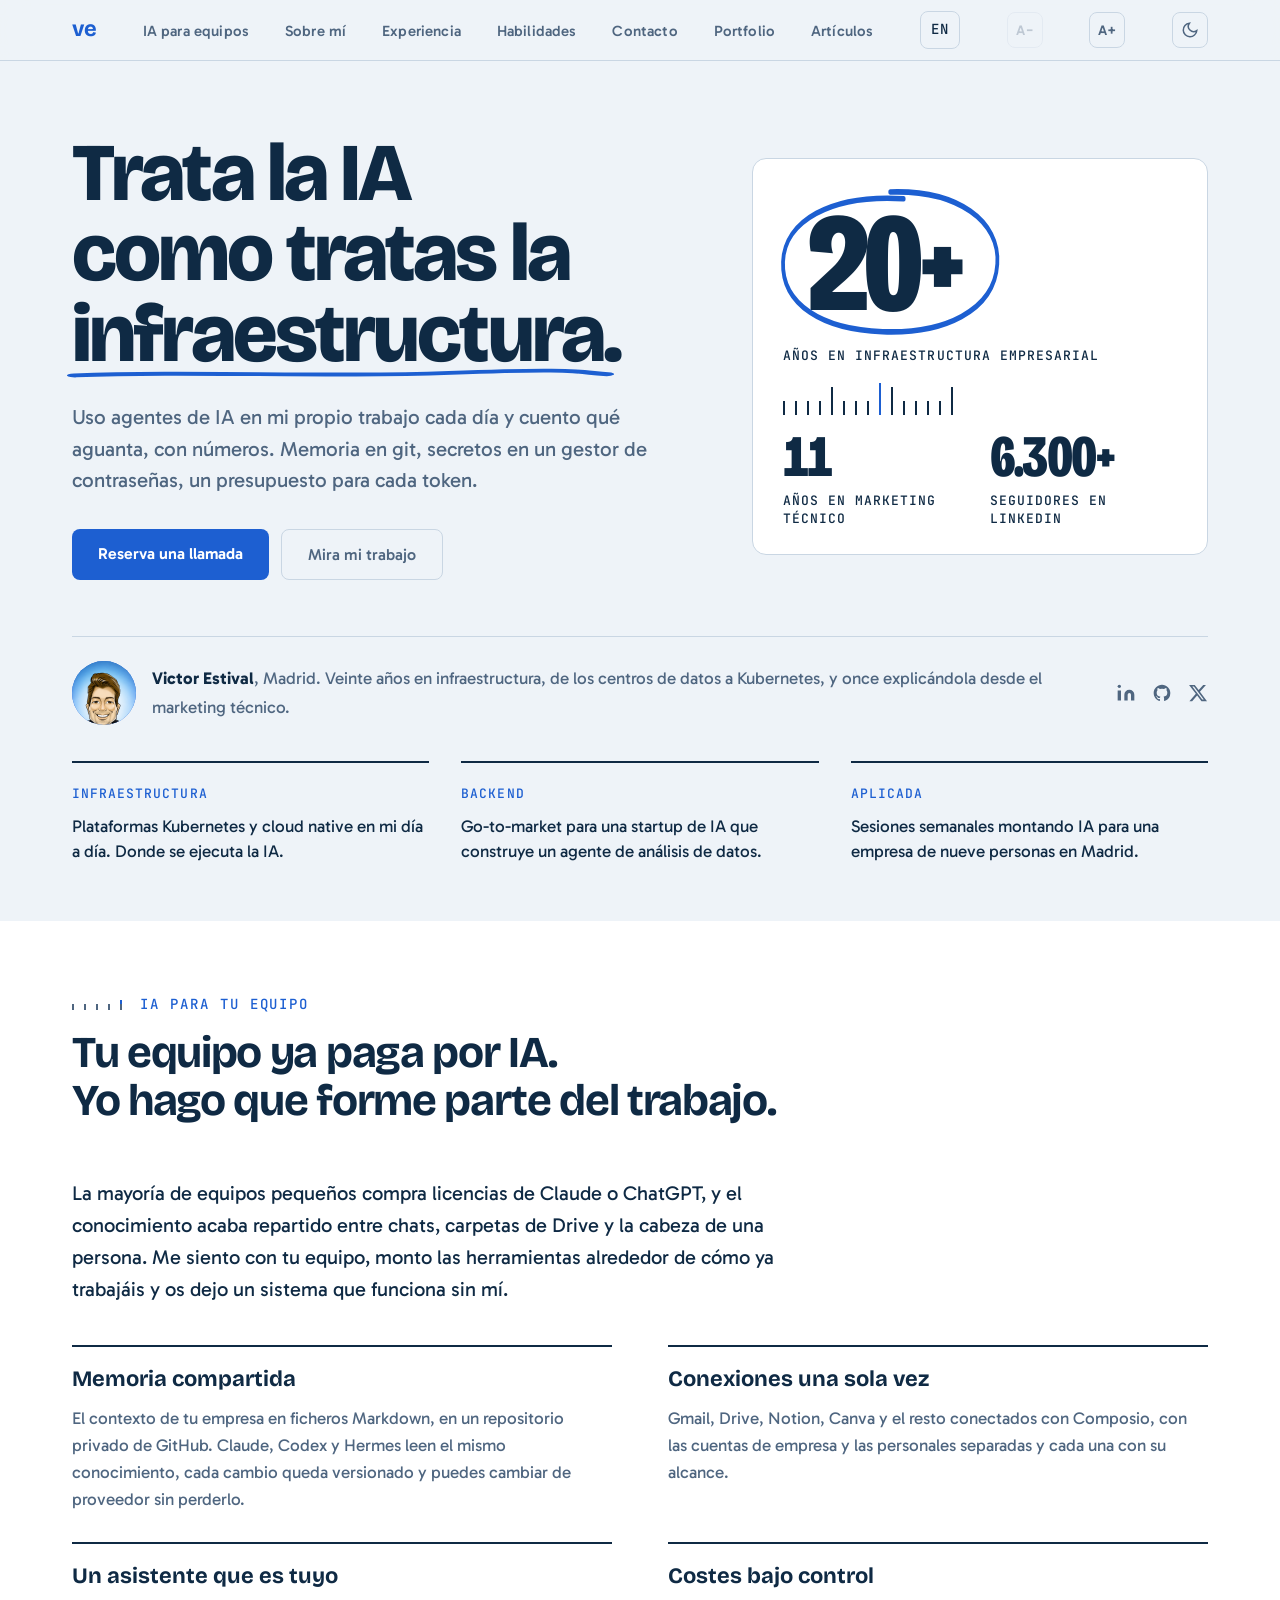
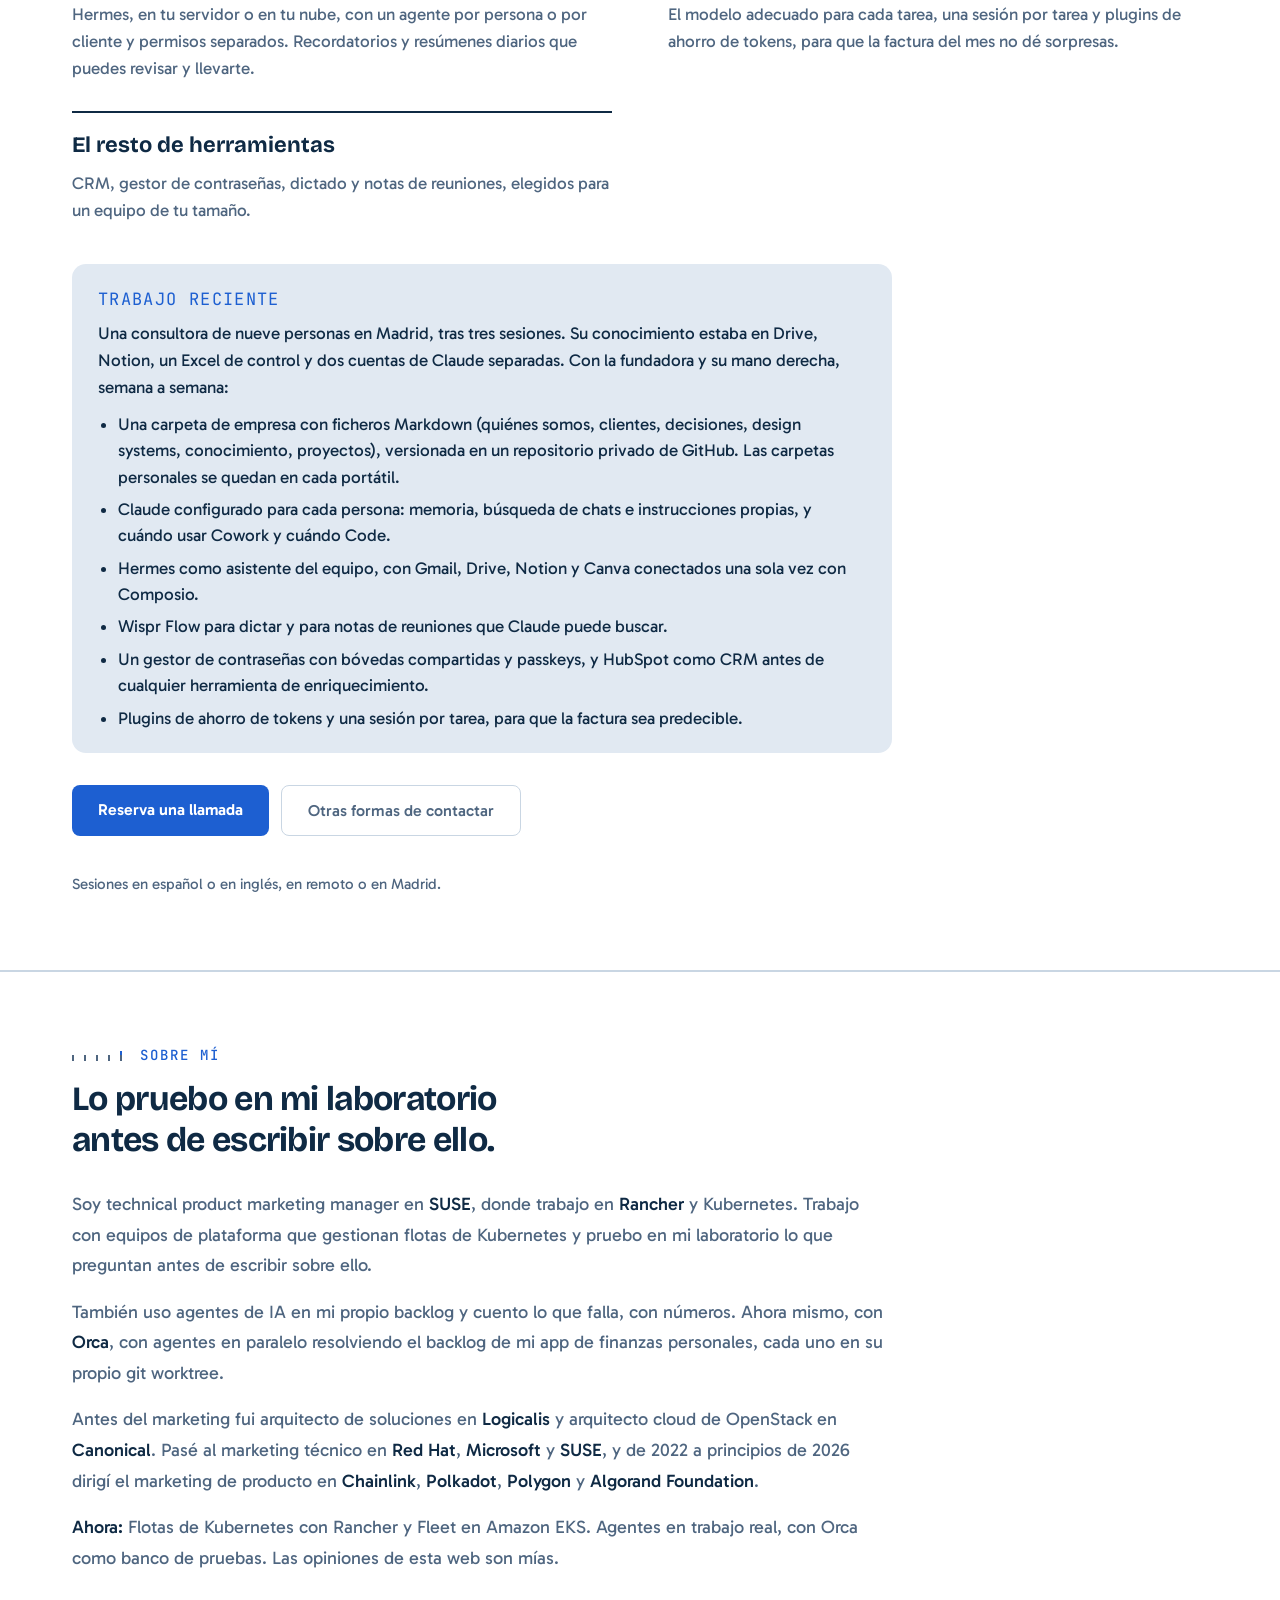
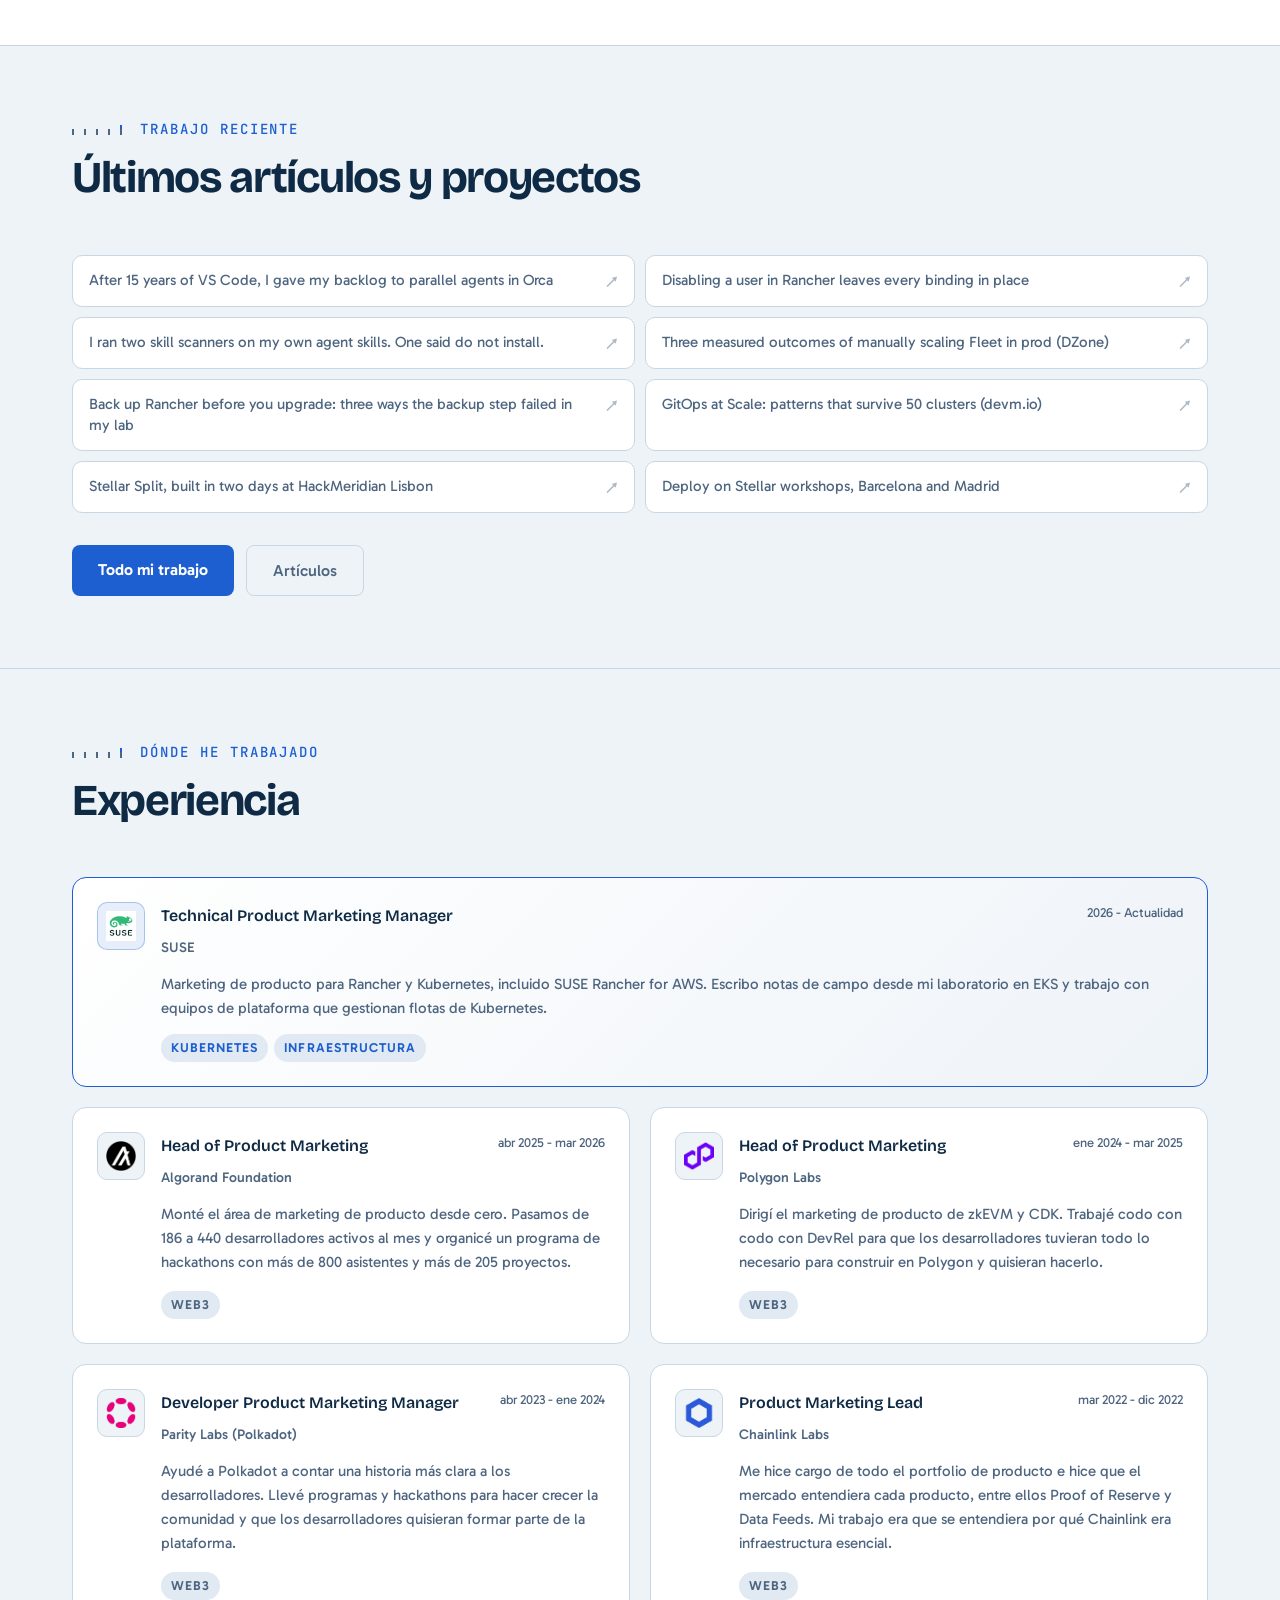
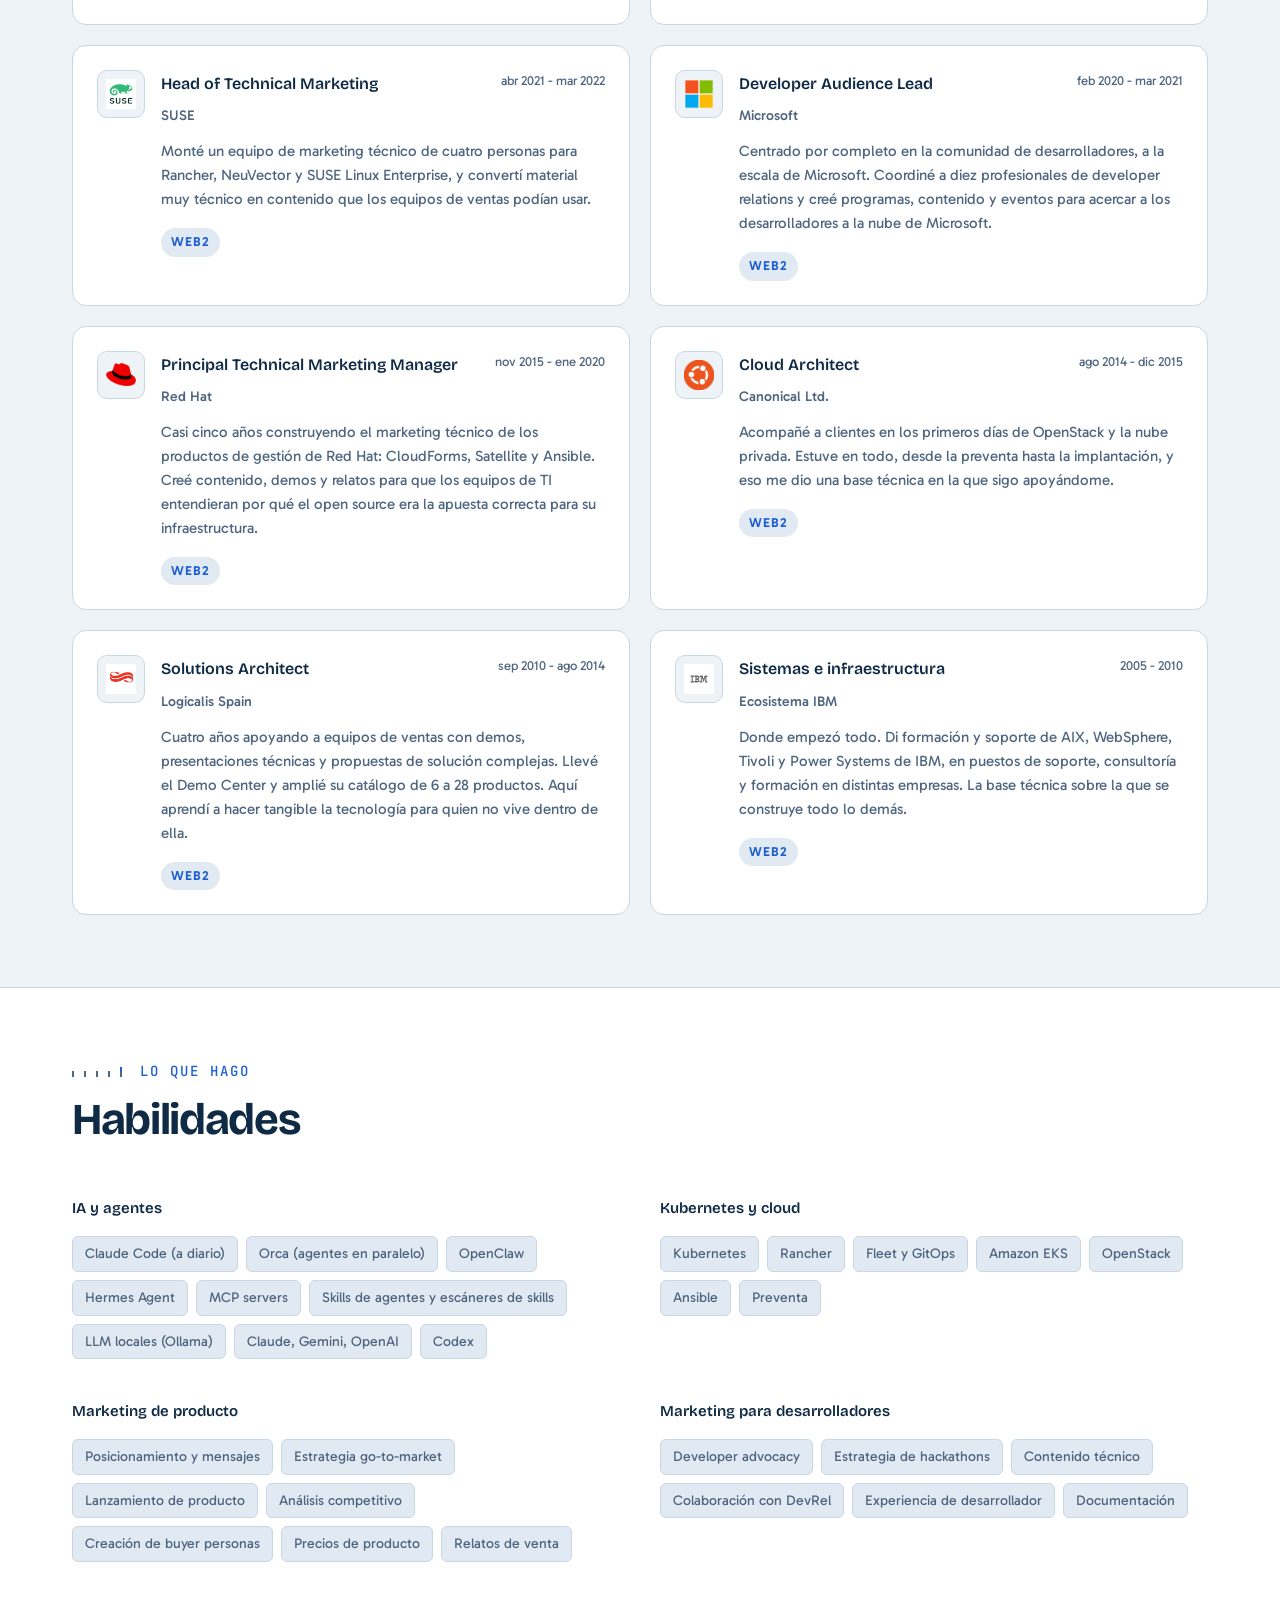
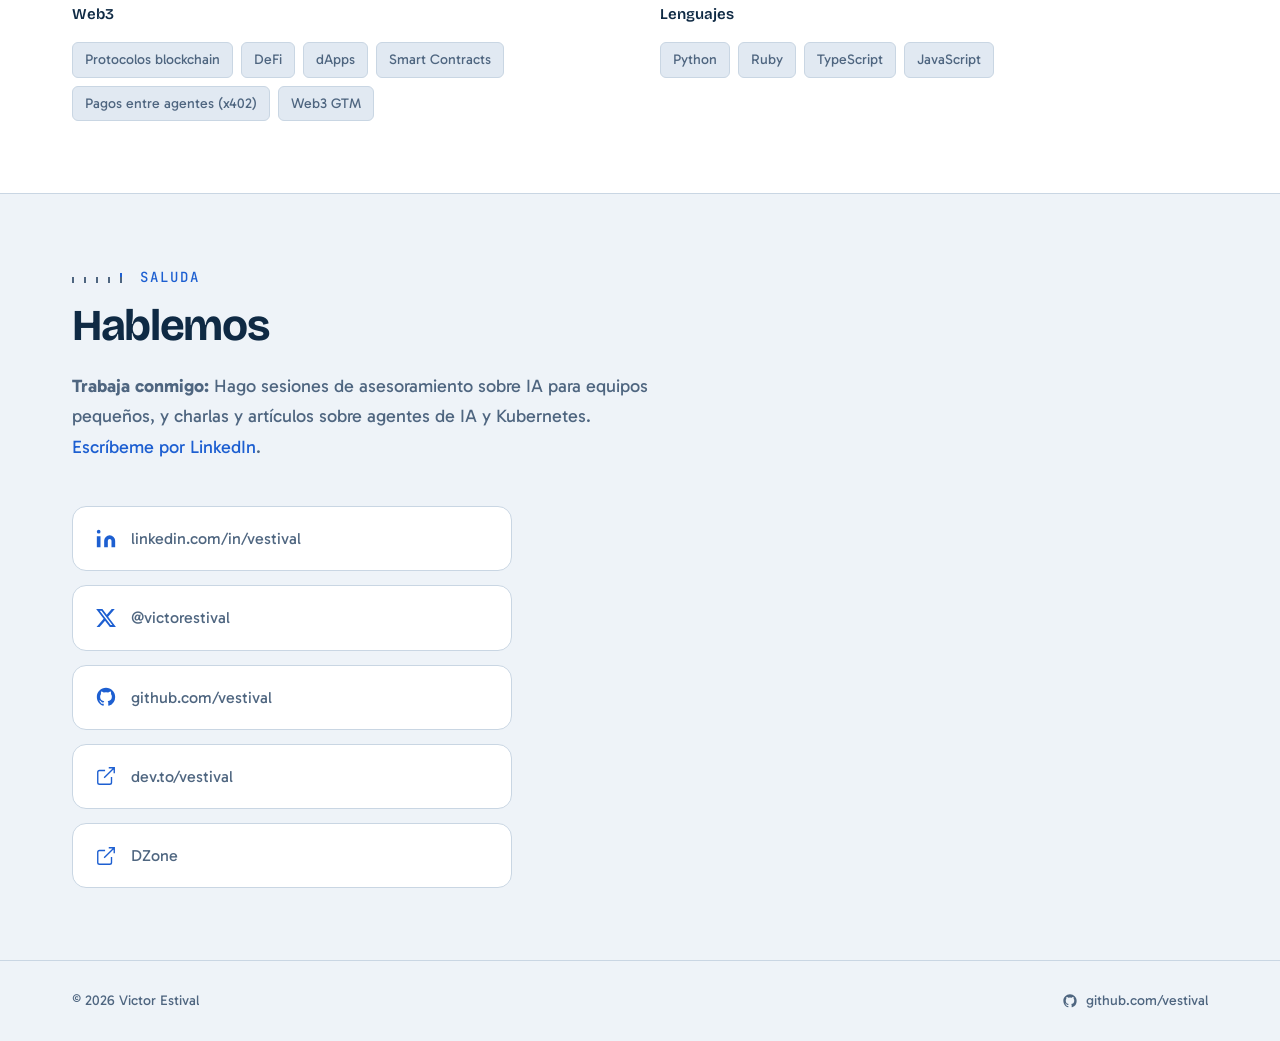
<file: es/index.html>
<!DOCTYPE html>
<html lang="es" data-theme="light">
<head>
  <meta charset="UTF-8" />
  <meta name="viewport" content="width=device-width, initial-scale=1.0" />
  <title>Victor Estival: trata la IA como infraestructura</title>
  <meta name="description" content="Uso agentes de IA en trabajo real y cuento qué aguanta, con números. Veinte años en infraestructura. Madrid." />
  <link rel="canonical" href="https://vestival.es/es/" />
  <link rel="alternate" hreflang="en" href="https://vestival.es/es/" />
  <link rel="alternate" hreflang="es" href="https://vestival.es/es/" />
  <link rel="alternate" hreflang="x-default" href="https://vestival.es/es/" />
  <meta property="og:type" content="website" />
  <meta property="og:site_name" content="Victor Estival" />
  <meta property="og:url" content="https://vestival.es/es/" />
  <meta property="og:title" content="Victor Estival: trata la IA como infraestructura" />
  <meta property="og:description" content="Uso agentes de IA en trabajo real y cuento qué aguanta, con números. Veinte años en infraestructura." />
  <meta property="og:image" content="https://vestival.es/og.jpg" />
  <meta name="twitter:card" content="summary" />
  <meta name="twitter:site" content="@victorestival" />
  <meta name="twitter:creator" content="@victorestival" />
  <meta name="twitter:title" content="Victor Estival: trata la IA como infraestructura" />
  <meta name="twitter:description" content="Uso agentes de IA en trabajo real y cuento qué aguanta, con números. Veinte años en infraestructura." />
  <meta name="twitter:image" content="https://vestival.es/og.jpg" />
  <link rel="alternate" type="application/rss+xml" title="Victor Estival, writing" href="https://vestival.es/feed.xml" />
  <link rel="preconnect" href="https://fonts.googleapis.com" />
  <link rel="preconnect" href="https://fonts.gstatic.com" crossorigin />
  <link href="https://fonts.googleapis.com/css2?family=Bricolage+Grotesque:opsz,wdth,wght@12..96,75..100,400..800&family=Gabarito:wght@400;500;600;700&family=JetBrains+Mono:wght@400;500;700&display=swap" rel="stylesheet" />
  <link rel="icon" type="image/svg+xml" href="../favicon.svg" />
  <link rel="stylesheet" href="../style.css" />
  <script defer src="https://umami.vestival.es/script.js" data-website-id="8cd49a4f-4316-427f-9799-4610c2093880"></script>
</head>
<body>

  <!-- NAV -->
  <header>
    <nav class="container">
      <a href="/es/" class="nav-logo">ve</a>
      <ul>
        <li><a href="#ai-teams">IA para equipos</a></li>
        <li><a href="#about">Sobre mí</a></li>
        <li><a href="#experience">Experiencia</a></li>
        <li><a href="#skills">Habilidades</a></li>
        <li><a href="#contact">Contacto</a></li>
        <li><a href="../portfolio.html">Portfolio</a></li>
        <li><a href="/writing/">Artículos</a></li>
      </ul>
      <a class="lang-switch" href="/" hreflang="en" lang="en">EN</a>
      <button class="font-toggle" id="fontDown" aria-label="Reducir tamaño de letra">A−</button>
      <button class="font-toggle" id="fontUp" aria-label="Aumentar tamaño de letra">A+</button>
      <button class="theme-toggle" id="themeToggle" aria-label="Cambiar tema">
        <span class="icon-sun">
          <svg width="18" height="18" viewBox="0 0 24 24" fill="none" stroke="currentColor" stroke-width="2"><circle cx="12" cy="12" r="5"/><line x1="12" y1="1" x2="12" y2="3"/><line x1="12" y1="21" x2="12" y2="23"/><line x1="4.22" y1="4.22" x2="5.64" y2="5.64"/><line x1="18.36" y1="18.36" x2="19.78" y2="19.78"/><line x1="1" y1="12" x2="3" y2="12"/><line x1="21" y1="12" x2="23" y2="12"/><line x1="4.22" y1="19.78" x2="5.64" y2="18.36"/><line x1="18.36" y1="5.64" x2="19.78" y2="4.22"/></svg>
        </span>
        <span class="icon-moon">
          <svg width="18" height="18" viewBox="0 0 24 24" fill="none" stroke="currentColor" stroke-width="2"><path d="M21 12.79A9 9 0 1 1 11.21 3 7 7 0 0 0 21 12.79z"/></svg>
        </span>
      </button>
    </nav>
  </header>

  <!-- HERO -->
  <section id="hero">
    <div class="container">
      <div class="hx-grid">
        <div class="hx-main">
          <h1 class="hx-title">Trata la IA como tratas la <span class="hx-mark">infraestructura</span>.</h1>
          <p class="hx-sub">Uso agentes de IA en mi propio trabajo cada día y cuento qué aguanta, con números. Memoria en git, secretos en un gestor de contraseñas, un presupuesto para cada token.</p>
          <div class="hx-cta">
            <a href="https://app.reclaim.ai/m/victore/flexible-quick-meeting" target="_blank" rel="noopener" class="btn-primary">Reserva una llamada</a>
            <a href="../portfolio.html" class="btn-outline">Mira mi trabajo</a>
          </div>
        </div>
        <aside class="hx-measure" aria-label="En cifras">
          <div class="hx-stat">
            <div class="hx-number-wrap"><span class="hx-number">20+</span><svg class="hx-circle" viewBox="0 0 300 140" preserveAspectRatio="none" aria-hidden="true"><path d="M150 8 C 240 6, 296 34, 292 72 C 288 114, 220 134, 140 132 C 60 130, 6 108, 8 70 C 10 34, 70 10, 168 14" fill="none" stroke="currentColor" stroke-width="5" stroke-linecap="round"/></svg></div>
            <p class="hx-unit">Años en infraestructura empresarial</p>
          </div>
          <div class="hx-ruler" aria-hidden="true"><i></i><i></i><i></i><i></i><i></i><i></i><i></i><i></i><i class="on"></i><i></i><i></i><i></i><i></i><i></i><i></i></div>
          <div class="hx-stat-row">
            <div class="hx-stat"><span class="hx-number hx-number-sm">11</span><p class="hx-unit">Años en marketing técnico</p></div>
            <div class="hx-stat"><span class="hx-number hx-number-sm">6.300+</span><p class="hx-unit">Seguidores en LinkedIn</p></div>
          </div>
        </aside>
      </div>
      <div class="hx-byline">
        <img src="../victor.png" alt="Victor Estival" class="hx-avatar" width="64" height="64" />
        <p><strong>Victor Estival</strong>, Madrid. Veinte años en infraestructura, de los centros de datos a Kubernetes, y once explicándola desde el marketing técnico.</p>
        <div class="hero-social">
          <a href="https://www.linkedin.com/in/vestival" target="_blank" rel="noopener" aria-label="LinkedIn">
            <svg width="20" height="20" viewBox="0 0 24 24" fill="currentColor"><path d="M16 8a6 6 0 016 6v7h-4v-7a2 2 0 00-2-2 2 2 0 00-2 2v7h-4v-7a6 6 0 016-6zM2 9h4v12H2z"/><circle cx="4" cy="4" r="2"/></svg>
          </a>
          <a href="https://github.com/vestival" target="_blank" rel="noopener" aria-label="GitHub">
            <svg width="20" height="20" viewBox="0 0 24 24" fill="currentColor"><path d="M12 2C6.477 2 2 6.484 2 12.017c0 4.425 2.865 8.18 6.839 9.504.5.092.682-.217.682-.483 0-.237-.008-.868-.013-1.703-2.782.605-3.369-1.343-3.369-1.343-.454-1.158-1.11-1.466-1.11-1.466-.908-.62.069-.608.069-.608 1.003.07 1.531 1.032 1.531 1.032.892 1.53 2.341 1.088 2.91.832.092-.647.35-1.088.636-1.338-2.22-.253-4.555-1.113-4.555-4.951 0-1.093.39-1.988 1.029-2.688-.103-.253-.446-1.272.098-2.65 0 0 .84-.27 2.75 1.026A9.564 9.564 0 0112 6.844a9.59 9.59 0 012.504.337c1.909-1.296 2.747-1.027 2.747-1.027.546 1.379.202 2.398.1 2.651.64.7 1.028 1.595 1.028 2.688 0 3.848-2.339 4.695-4.566 4.943.359.309.678.92.678 1.855 0 1.338-.012 2.419-.012 2.747 0 .268.18.58.688.482A10.02 10.02 0 0022 12.017C22 6.484 17.522 2 12 2z"/></svg>
          </a>
          <a href="https://x.com/victorestival" target="_blank" rel="noopener" aria-label="Twitter/X">
            <svg width="20" height="20" viewBox="0 0 24 24" fill="currentColor"><path d="M18.244 2.25h3.308l-7.227 8.26 8.502 11.24H16.17l-5.214-6.817L4.99 21.75H1.68l7.73-8.835L1.254 2.25H8.08l4.713 6.231zm-1.161 17.52h1.833L7.084 4.126H5.117z"/></svg>
          </a>
        </div>
      </div>
      <ol class="hx-layers">
        <li><span class="hx-layer-k">Infraestructura</span><p>Plataformas Kubernetes y cloud native en mi día a día. Donde se ejecuta la IA.</p></li>
        <li><span class="hx-layer-k">Backend</span><p>Go-to-market para una startup de IA que construye un agente de análisis de datos.</p></li>
        <li><span class="hx-layer-k">Aplicada</span><p>Sesiones semanales montando IA para una empresa de nueve personas en Madrid.</p></li>
      </ol>
    </div>
  </section>

  <!-- AI FOR TEAMS -->
  <section id="ai-teams">
    <div class="container">
      <p class="section-label">IA para tu equipo</p>
      <h2 class="section-heading">Tu equipo ya paga por IA.<br>Yo hago que forme parte del trabajo.</h2>
      <p class="ai-lead">La mayoría de equipos pequeños compra licencias de Claude o ChatGPT, y el conocimiento acaba repartido entre chats, carpetas de Drive y la cabeza de una persona. Me siento con tu equipo, monto las herramientas alrededor de cómo ya trabajáis y os dejo un sistema que funciona sin mí.</p>
      <dl class="ai-list">
        <div><dt>Memoria compartida</dt><dd>El contexto de tu empresa en ficheros Markdown, en un repositorio privado de GitHub. Claude, Codex y Hermes leen el mismo conocimiento, cada cambio queda versionado y puedes cambiar de proveedor sin perderlo.</dd></div>
        <div><dt>Conexiones una sola vez</dt><dd>Gmail, Drive, Notion, Canva y el resto conectados con Composio, con las cuentas de empresa y las personales separadas y cada una con su alcance.</dd></div>
        <div><dt>Un asistente que es tuyo</dt><dd>Hermes, en tu servidor o en tu nube, con un agente por persona o por cliente y permisos separados. Recordatorios y resúmenes diarios que puedes revisar y llevarte.</dd></div>
        <div><dt>Costes bajo control</dt><dd>El modelo adecuado para cada tarea, una sesión por tarea y plugins de ahorro de tokens, para que la factura del mes no dé sorpresas.</dd></div>
        <div><dt>El resto de herramientas</dt><dd>CRM, gestor de contraseñas, dictado y notas de reuniones, elegidos para un equipo de tu tamaño.</dd></div>
      </dl>
      <div class="ai-case">
        <p class="ai-case-label">Trabajo reciente</p>
        <p>Una consultora de nueve personas en Madrid, tras tres sesiones. Su conocimiento estaba en Drive, Notion, un Excel de control y dos cuentas de Claude separadas. Con la fundadora y su mano derecha, semana a semana:</p>
        <ul class="ai-case-list">
          <li>Una carpeta de empresa con ficheros Markdown (quiénes somos, clientes, decisiones, design systems, conocimiento, proyectos), versionada en un repositorio privado de GitHub. Las carpetas personales se quedan en cada portátil.</li>
          <li>Claude configurado para cada persona: memoria, búsqueda de chats e instrucciones propias, y cuándo usar Cowork y cuándo Code.</li>
          <li>Hermes como asistente del equipo, con Gmail, Drive, Notion y Canva conectados una sola vez con Composio.</li>
          <li>Wispr Flow para dictar y para notas de reuniones que Claude puede buscar.</li>
          <li>Un gestor de contraseñas con bóvedas compartidas y passkeys, y HubSpot como CRM antes de cualquier herramienta de enriquecimiento.</li>
          <li>Plugins de ahorro de tokens y una sesión por tarea, para que la factura sea predecible.</li>
        </ul>
      </div>
      <div class="hero-cta">
        <a href="https://app.reclaim.ai/m/victore/flexible-quick-meeting" target="_blank" rel="noopener" class="btn-primary">Reserva una llamada</a>
        <a href="#contact" class="btn-outline">Otras formas de contactar</a>
      </div>
      <p class="ai-note">Sesiones en español o en inglés, en remoto o en Madrid.</p>
    </div>
  </section>

  <!-- ABOUT -->
  <section id="about">
    <div class="container">
      <p class="section-label">Sobre mí</p>
      <div class="about-grid">
        <div class="about-main">
          <h2>Lo pruebo en mi laboratorio<br>antes de escribir sobre ello.</h2>
          <p>
            Soy technical product marketing manager en <strong>SUSE</strong>, donde trabajo en
            <strong>Rancher</strong> y Kubernetes. Trabajo con equipos de plataforma que gestionan flotas de Kubernetes y pruebo en mi laboratorio lo que preguntan antes de escribir sobre ello.
          </p>
          <p>
            También uso agentes de IA en mi propio backlog y cuento lo que falla, con números. Ahora mismo, con <strong>Orca</strong>, con agentes en paralelo resolviendo el backlog de mi app de finanzas personales, cada uno en su propio git worktree.
          </p>
          <p>
            Antes del marketing fui arquitecto de soluciones en <strong>Logicalis</strong> y arquitecto cloud de OpenStack en <strong>Canonical</strong>. Pasé al marketing técnico en <strong>Red Hat</strong>,
            <strong>Microsoft</strong> y <strong>SUSE</strong>, y de 2022 a principios de 2026 dirigí el marketing de producto en <strong>Chainlink</strong>, <strong>Polkadot</strong>, <strong>Polygon</strong> y
            <strong>Algorand Foundation</strong>.
          </p>
          <p>
            <strong>Ahora:</strong> Flotas de Kubernetes con Rancher y Fleet en Amazon EKS. Agentes en trabajo real, con Orca como banco de pruebas. Las opiniones de esta web son mías.
          </p>
        </div>
      </div>
    </div>
  </section>

  <!-- LATEST WORK -->
  <section id="latest" style="border-bottom: 1px solid var(--border);">
    <div class="container">
      <p class="section-label">Trabajo reciente</p>
      <h2 class="section-heading">Últimos artículos y proyectos</h2>
      <ul class="article-list">
        <li class="article-item">
          <a href="https://dev.to/vestival/after-15-years-of-vs-code-i-gave-my-backlog-to-parallel-agents-in-orca-2e45" target="_blank" rel="noopener">
            After 15 years of VS Code, I gave my backlog to parallel agents in Orca
            <span class="article-arrow">↗</span>
          </a>
        </li>
        <li class="article-item">
          <a href="https://dev.to/vestival/disabling-a-user-in-rancher-leaves-every-binding-in-place-remove-the-membership-if-you-mean-12c4" target="_blank" rel="noopener">
            Disabling a user in Rancher leaves every binding in place
            <span class="article-arrow">↗</span>
          </a>
        </li>
        <li class="article-item">
          <a href="https://dev.to/vestival/i-ran-two-skill-scanners-on-my-own-agent-skills-one-said-do-not-install-59hk" target="_blank" rel="noopener">
            I ran two skill scanners on my own agent skills. One said do not install.
            <span class="article-arrow">↗</span>
          </a>
        </li>
        <li class="article-item">
          <a href="https://dzone.com/articles/measured-outcomes-manually-scaling-fleet-prod" target="_blank" rel="noopener">
            Three measured outcomes of manually scaling Fleet in prod (DZone)
            <span class="article-arrow">↗</span>
          </a>
        </li>
        <li class="article-item">
          <a href="https://dev.to/vestival/back-up-rancher-before-you-upgrade-three-ways-the-backup-step-failed-in-my-2152-lab-5hih" target="_blank" rel="noopener">
            Back up Rancher before you upgrade: three ways the backup step failed in my lab
            <span class="article-arrow">↗</span>
          </a>
        </li>
        <li class="article-item">
          <a href="https://devm.io/devops/gitops-scale-kubernetes" target="_blank" rel="noopener">
            GitOps at Scale: patterns that survive 50 clusters (devm.io)
            <span class="article-arrow">↗</span>
          </a>
        </li>
        <li class="article-item">
          <a href="https://stellar-split-site.vercel.app" target="_blank" rel="noopener">
            Stellar Split, built in two days at HackMeridian Lisbon
            <span class="article-arrow">↗</span>
          </a>
        </li>
        <li class="article-item">
          <a href="https://github.com/vestival/stellar-workshop-spain" target="_blank" rel="noopener">
            Deploy on Stellar workshops, Barcelona and Madrid
            <span class="article-arrow">↗</span>
          </a>
        </li>
      </ul>
      <div class="hero-cta" style="margin: 32px 0 0;">
        <a href="../portfolio.html" class="btn-primary">Todo mi trabajo</a>
        <a href="/writing/" class="btn-outline">Artículos</a>
      </div>
    </div>
  </section>

  <!-- EXPERIENCE -->
  <section id="experience">
    <div class="container">
      <p class="section-label">Dónde he trabajado</p>
      <h2 class="section-heading">Experiencia</h2>

      <div class="exp-grid">

        <!-- Current role -->
        <div class="exp-card exp-card--fractional">
          <div class="exp-logo">
            <img src="../logos/suse.png" alt="SUSE"
              onerror="this.style.display='none';this.nextElementSibling.style.display='flex'" loading="lazy"/>
            <div class="logo-fb" style="display:none">SU</div>
          </div>
          <div class="exp-body">
            <div class="exp-top">
              <div>
                <h3>Technical Product Marketing Manager</h3>
                <span class="exp-company">SUSE</span>
              </div>
              <span class="exp-date">2026 - Actualidad</span>
            </div>
            <p>Marketing de producto para Rancher y Kubernetes, incluido SUSE Rancher for AWS. Escribo notas de campo desde mi laboratorio en EKS y trabajo con equipos de plataforma que gestionan flotas de Kubernetes.</p>
            <div class="pill-row">
              <span class="pill web2">Kubernetes</span>
              <span class="pill web2">Infraestructura</span>
            </div>
          </div>
        </div>

        <!-- Web3 row 1 -->
        <div class="exp-card">
          <div class="exp-logo">
            <img src="../logos/algorand.png" alt="Algorand Foundation"
              onerror="this.style.display='none';this.nextElementSibling.style.display='flex'" loading="lazy"/>
            <div class="logo-fb" style="display:none">AF</div>
          </div>
          <div class="exp-body">
            <div class="exp-top">
              <div>
                <h3>Head of Product Marketing</h3>
                <span class="exp-company">Algorand Foundation</span>
              </div>
              <span class="exp-date">abr 2025 - mar 2026</span>
            </div>
            <p>Monté el área de marketing de producto desde cero. Pasamos de 186 a 440 desarrolladores activos al mes y organicé un programa de hackathons con más de 800 asistentes y más de 205 proyectos.</p>
            <span class="pill web3">Web3</span>
          </div>
        </div>

        <div class="exp-card">
          <div class="exp-logo">
            <img src="../logos/polygon.png" alt="Polygon Labs"
              onerror="this.style.display='none';this.nextElementSibling.style.display='flex'" loading="lazy"/>
            <div class="logo-fb" style="display:none">PL</div>
          </div>
          <div class="exp-body">
            <div class="exp-top">
              <div>
                <h3>Head of Product Marketing</h3>
                <span class="exp-company">Polygon Labs</span>
              </div>
              <span class="exp-date">ene 2024 - mar 2025</span>
            </div>
            <p>Dirigí el marketing de producto de zkEVM y CDK. Trabajé codo con codo con DevRel para que los desarrolladores tuvieran todo lo necesario para construir en Polygon y quisieran hacerlo.</p>
            <span class="pill web3">Web3</span>
          </div>
        </div>

        <!-- Web3 row 2 -->
        <div class="exp-card">
          <div class="exp-logo">
            <img src="../logos/polkadot.png" alt="Parity Labs"
              onerror="this.style.display='none';this.nextElementSibling.style.display='flex'" loading="lazy"/>
            <div class="logo-fb" style="display:none">PK</div>
          </div>
          <div class="exp-body">
            <div class="exp-top">
              <div>
                <h3>Developer Product Marketing Manager</h3>
                <span class="exp-company">Parity Labs (Polkadot)</span>
              </div>
              <span class="exp-date">abr 2023 - ene 2024</span>
            </div>
            <p>Ayudé a Polkadot a contar una historia más clara a los desarrolladores. Llevé programas y hackathons para hacer crecer la comunidad y que los desarrolladores quisieran formar parte de la plataforma.</p>
            <span class="pill web3">Web3</span>
          </div>
        </div>

        <div class="exp-card">
          <div class="exp-logo">
            <img src="../logos/chainlink.png" alt="Chainlink Labs"
              onerror="this.style.display='none';this.nextElementSibling.style.display='flex'" loading="lazy"/>
            <div class="logo-fb" style="display:none">CL</div>
          </div>
          <div class="exp-body">
            <div class="exp-top">
              <div>
                <h3>Product Marketing Lead</h3>
                <span class="exp-company">Chainlink Labs</span>
              </div>
              <span class="exp-date">mar 2022 - dic 2022</span>
            </div>
            <p>Me hice cargo de todo el portfolio de producto e hice que el mercado entendiera cada producto, entre ellos Proof of Reserve y Data Feeds. Mi trabajo era que se entendiera por qué Chainlink era infraestructura esencial.</p>
            <span class="pill web3">Web3</span>
          </div>
        </div>

        <!-- Web2 row 1 -->
        <div class="exp-card">
          <div class="exp-logo">
            <img src="../logos/suse.png" alt="SUSE"
              onerror="this.style.display='none';this.nextElementSibling.style.display='flex'" loading="lazy"/>
            <div class="logo-fb" style="display:none">SU</div>
          </div>
          <div class="exp-body">
            <div class="exp-top">
              <div>
                <h3>Head of Technical Marketing</h3>
                <span class="exp-company">SUSE</span>
              </div>
              <span class="exp-date">abr 2021 - mar 2022</span>
            </div>
            <p>Monté un equipo de marketing técnico de cuatro personas para Rancher, NeuVector y SUSE Linux Enterprise, y convertí material muy técnico en contenido que los equipos de ventas podían usar.</p>
            <span class="pill web2">Web2</span>
          </div>
        </div>

        <div class="exp-card">
          <div class="exp-logo">
            <img src="../logos/microsoft.png" alt="Microsoft"
              onerror="this.style.display='none';this.nextElementSibling.style.display='flex'" loading="lazy"/>
            <div class="logo-fb" style="display:none">MS</div>
          </div>
          <div class="exp-body">
            <div class="exp-top">
              <div>
                <h3>Developer Audience Lead</h3>
                <span class="exp-company">Microsoft</span>
              </div>
              <span class="exp-date">feb 2020 - mar 2021</span>
            </div>
            <p>Centrado por completo en la comunidad de desarrolladores, a la escala de Microsoft. Coordiné a diez profesionales de developer relations y creé programas, contenido y eventos para acercar a los desarrolladores a la nube de Microsoft.</p>
            <span class="pill web2">Web2</span>
          </div>
        </div>

        <!-- Web2 row 2 -->
        <div class="exp-card">
          <div class="exp-logo">
            <img src="../logos/redhat.png" alt="Red Hat"
              onerror="this.style.display='none';this.nextElementSibling.style.display='flex'" loading="lazy"/>
            <div class="logo-fb" style="display:none">RH</div>
          </div>
          <div class="exp-body">
            <div class="exp-top">
              <div>
                <h3>Principal Technical Marketing Manager</h3>
                <span class="exp-company">Red Hat</span>
              </div>
              <span class="exp-date">nov 2015 - ene 2020</span>
            </div>
            <p>Casi cinco años construyendo el marketing técnico de los productos de gestión de Red Hat: CloudForms, Satellite y Ansible. Creé contenido, demos y relatos para que los equipos de TI entendieran por qué el open source era la apuesta correcta para su infraestructura.</p>
            <span class="pill web2">Web2</span>
          </div>
        </div>

        <div class="exp-card">
          <div class="exp-logo">
            <img src="../logos/canonical.png" alt="Canonical"
              onerror="this.style.display='none';this.nextElementSibling.style.display='flex'" loading="lazy"/>
            <div class="logo-fb" style="display:none">CA</div>
          </div>
          <div class="exp-body">
            <div class="exp-top">
              <div>
                <h3>Cloud Architect</h3>
                <span class="exp-company">Canonical Ltd.</span>
              </div>
              <span class="exp-date">ago 2014 - dic 2015</span>
            </div>
            <p>Acompañé a clientes en los primeros días de OpenStack y la nube privada. Estuve en todo, desde la preventa hasta la implantación, y eso me dio una base técnica en la que sigo apoyándome.</p>
            <span class="pill web2">Web2</span>
          </div>
        </div>

        <!-- Logicalis card -->
        <div class="exp-card">
          <div class="exp-logo">
            <img src="../logos/logicalis.png" alt="Logicalis"
              onerror="this.style.display='none';this.nextElementSibling.style.display='flex'" loading="lazy"/>
            <div class="logo-fb" style="display:none">LG</div>
          </div>
          <div class="exp-body">
            <div class="exp-top">
              <div>
                <h3>Solutions Architect</h3>
                <span class="exp-company">Logicalis Spain</span>
              </div>
              <span class="exp-date">sep 2010 - ago 2014</span>
            </div>
            <p>Cuatro años apoyando a equipos de ventas con demos, presentaciones técnicas y propuestas de solución complejas. Llevé el Demo Center y amplié su catálogo de 6 a 28 productos. Aquí aprendí a hacer tangible la tecnología para quien no vive dentro de ella.</p>
            <span class="pill web2">Web2</span>
          </div>
        </div>

        <!-- IBM early career card -->
        <div class="exp-card">
          <div class="exp-logo">
            <img src="../logos/ibm.svg" alt="IBM"
              onerror="this.style.display='none';this.nextElementSibling.style.display='flex'" loading="lazy"/>
            <div class="logo-fb" style="display:none">IBM</div>
          </div>
          <div class="exp-body">
            <div class="exp-top">
              <div>
                <h3>Sistemas e infraestructura</h3>
                <span class="exp-company">Ecosistema IBM</span>
              </div>
              <span class="exp-date">2005 - 2010</span>
            </div>
            <p>Donde empezó todo. Di formación y soporte de AIX, WebSphere, Tivoli y Power Systems de IBM, en puestos de soporte, consultoría y formación en distintas empresas. La base técnica sobre la que se construye todo lo demás.</p>
            <span class="pill web2">Web2</span>
          </div>
        </div>

      </div>
    </div>
  </section>

  <!-- SKILLS -->
  <section id="skills">
    <div class="container">
      <p class="section-label">Lo que hago</p>
      <h2 class="section-heading">Habilidades</h2>
      <div class="skills-grid">
        <div class="skill-block">
          <h4>IA y agentes</h4>
          <div class="tags">
            <span>Claude Code (a diario)</span>
            <span>Orca (agentes en paralelo)</span>
            <span>OpenClaw</span>
            <span>Hermes Agent</span>
            <span>MCP servers</span>
            <span>Skills de agentes y escáneres de skills</span>
            <span>LLM locales (Ollama)</span>
            <span>Claude, Gemini, OpenAI</span>
            <span>Codex</span>
          </div>
        </div>
        <div class="skill-block">
          <h4>Kubernetes y cloud</h4>
          <div class="tags">
            <span>Kubernetes</span>
            <span>Rancher</span>
            <span>Fleet y GitOps</span>
            <span>Amazon EKS</span>
            <span>OpenStack</span>
            <span>Ansible</span>
            <span>Preventa</span>
          </div>
        </div>
        <div class="skill-block">
          <h4>Marketing de producto</h4>
          <div class="tags">
            <span>Posicionamiento y mensajes</span>
            <span>Estrategia go-to-market</span>
            <span>Lanzamiento de producto</span>
            <span>Análisis competitivo</span>
            <span>Creación de buyer personas</span>
            <span>Precios de producto</span>
            <span>Relatos de venta</span>
          </div>
        </div>
        <div class="skill-block">
          <h4>Marketing para desarrolladores</h4>
          <div class="tags">
            <span>Developer advocacy</span>
            <span>Estrategia de hackathons</span>
            <span>Contenido técnico</span>
            <span>Colaboración con DevRel</span>
            <span>Experiencia de desarrollador</span>
            <span>Documentación</span>
          </div>
        </div>
        <div class="skill-block">
          <h4>Web3</h4>
          <div class="tags">
            <span>Protocolos blockchain</span>
            <span>DeFi</span>
            <span>dApps</span>
            <span>Smart Contracts</span>
            <span>Pagos entre agentes (x402)</span>
            <span>Web3 GTM</span>
          </div>
        </div>
        <div class="skill-block">
          <h4>Lenguajes</h4>
          <div class="tags">
            <span>Python</span>
            <span>Ruby</span>
            <span>TypeScript</span>
            <span>JavaScript</span>
          </div>
        </div>
      </div>
    </div>
  </section>

  <!-- CONTACT -->
  <section id="contact">
    <div class="container">
      <p class="section-label">Saluda</p>
      <h2 class="section-heading">Hablemos</h2>
      <p class="contact-sub"><strong>Trabaja conmigo:</strong> Hago sesiones de asesoramiento sobre IA para equipos pequeños, y charlas y artículos sobre agentes de IA y Kubernetes. <a href="https://www.linkedin.com/in/vestival" target="_blank" rel="noopener" style="color: var(--accent);">Escríbeme por LinkedIn</a>.</p>
      <div class="contact-cards">
        <a href="https://www.linkedin.com/in/vestival" target="_blank" rel="noopener" class="contact-card">
          <svg width="22" height="22" viewBox="0 0 24 24" fill="currentColor"><path d="M16 8a6 6 0 016 6v7h-4v-7a2 2 0 00-2-2 2 2 0 00-2 2v7h-4v-7a6 6 0 016-6zM2 9h4v12H2z"/><circle cx="4" cy="4" r="2"/></svg>
          <span>linkedin.com/in/vestival</span>
        </a>
        <a href="https://x.com/victorestival" target="_blank" rel="noopener" class="contact-card">
          <svg width="22" height="22" viewBox="0 0 24 24" fill="currentColor"><path d="M18.244 2.25h3.308l-7.227 8.26 8.502 11.24H16.17l-5.214-6.817L4.99 21.75H1.68l7.73-8.835L1.254 2.25H8.08l4.713 6.231zm-1.161 17.52h1.833L7.084 4.126H5.117z"/></svg>
          <span>@victorestival</span>
        </a>
        <a href="https://github.com/vestival" target="_blank" rel="noopener" class="contact-card">
          <svg width="22" height="22" viewBox="0 0 24 24" fill="currentColor"><path d="M12 2C6.477 2 2 6.484 2 12.017c0 4.425 2.865 8.18 6.839 9.504.5.092.682-.217.682-.483 0-.237-.008-.868-.013-1.703-2.782.605-3.369-1.343-3.369-1.343-.454-1.158-1.11-1.466-1.11-1.466-.908-.62.069-.608.069-.608 1.003.07 1.531 1.032 1.531 1.032.892 1.53 2.341 1.088 2.91.832.092-.647.35-1.088.636-1.338-2.22-.253-4.555-1.113-4.555-4.951 0-1.093.39-1.988 1.029-2.688-.103-.253-.446-1.272.098-2.65 0 0 .84-.27 2.75 1.026A9.564 9.564 0 0112 6.844a9.59 9.59 0 012.504.337c1.909-1.296 2.747-1.027 2.747-1.027.546 1.379.202 2.398.1 2.651.64.7 1.028 1.595 1.028 2.688 0 3.848-2.339 4.695-4.566 4.943.359.309.678.92.678 1.855 0 1.338-.012 2.419-.012 2.747 0 .268.18.58.688.482A10.02 10.02 0 0022 12.017C22 6.484 17.522 2 12 2z"/></svg>
          <span>github.com/vestival</span>
        </a>
        <a href="https://dev.to/vestival" target="_blank" rel="noopener" class="contact-card">
          <svg width="22" height="22" viewBox="0 0 24 24" fill="none" stroke="currentColor" stroke-width="1.5"><path d="M18 13v6a2 2 0 01-2 2H5a2 2 0 01-2-2V8a2 2 0 012-2h6M15 3h6v6M10 14L21 3"/></svg>
          <span>dev.to/vestival</span>
        </a>
        <a href="https://dzone.com/users/3052024/vestival.html" target="_blank" rel="noopener" class="contact-card">
          <svg width="22" height="22" viewBox="0 0 24 24" fill="none" stroke="currentColor" stroke-width="1.5"><path d="M18 13v6a2 2 0 01-2 2H5a2 2 0 01-2-2V8a2 2 0 012-2h6M15 3h6v6M10 14L21 3"/></svg>
          <span>DZone</span>
        </a>
      </div>
    </div>
  </section>

  <footer>
    <div class="container">
      <span>&copy; 2026 Victor Estival</span>
      <a href="https://github.com/vestival" target="_blank" rel="noopener" class="footer-github">
        <svg width="16" height="16" viewBox="0 0 24 24" fill="currentColor"><path d="M12 2C6.477 2 2 6.484 2 12.017c0 4.425 2.865 8.18 6.839 9.504.5.092.682-.217.682-.483 0-.237-.008-.868-.013-1.703-2.782.605-3.369-1.343-3.369-1.343-.454-1.158-1.11-1.466-1.11-1.466-.908-.62.069-.608.069-.608 1.003.07 1.531 1.032 1.531 1.032.892 1.53 2.341 1.088 2.91.832.092-.647.35-1.088.636-1.338-2.22-.253-4.555-1.113-4.555-4.951 0-1.093.39-1.988 1.029-2.688-.103-.253-.446-1.272.098-2.65 0 0 .84-.27 2.75 1.026A9.564 9.564 0 0112 6.844a9.59 9.59 0 012.504.337c1.909-1.296 2.747-1.027 2.747-1.027.546 1.379.202 2.398.1 2.651.64.7 1.028 1.595 1.028 2.688 0 3.848-2.339 4.695-4.566 4.943.359.309.678.92.678 1.855 0 1.338-.012 2.419-.012 2.747 0 .268.18.58.688.482A10.02 10.02 0 0022 12.017C22 6.484 17.522 2 12 2z"/></svg>
        github.com/vestival
      </a>
    </div>
  </footer>

  <script>
    const html = document.documentElement;

    // Theme
    const toggle = document.getElementById('themeToggle');
    const savedTheme = localStorage.getItem('theme') || 'light';
    html.setAttribute('data-theme', savedTheme);
    toggle.addEventListener('click', () => {
      const next = html.getAttribute('data-theme') === 'dark' ? 'light' : 'dark';
      html.setAttribute('data-theme', next);
      localStorage.setItem('theme', next);
    });

    // Font size – 100% to 300% in 25% steps
    const ZOOM_LEVELS = [1, 1.25, 1.5, 1.75, 2.0, 2.25, 2.5, 2.75, 3.0];
    let zoomIndex = parseInt(localStorage.getItem('font-level') || '0', 10);
    const fontDown = document.getElementById('fontDown');
    const fontUp   = document.getElementById('fontUp');
    function applyZoom() {
      document.body.style.zoom = ZOOM_LEVELS[zoomIndex];
      localStorage.setItem('font-level', zoomIndex);
      fontDown.disabled = zoomIndex === 0;
      fontUp.disabled   = zoomIndex === ZOOM_LEVELS.length - 1;
    }
    applyZoom();
    fontDown.addEventListener('click', () => { if (zoomIndex > 0) { zoomIndex--; applyZoom(); } });
    fontUp.addEventListener('click',   () => { if (zoomIndex < ZOOM_LEVELS.length - 1) { zoomIndex++; applyZoom(); } });
  </script>

</body>
</html>
</file>
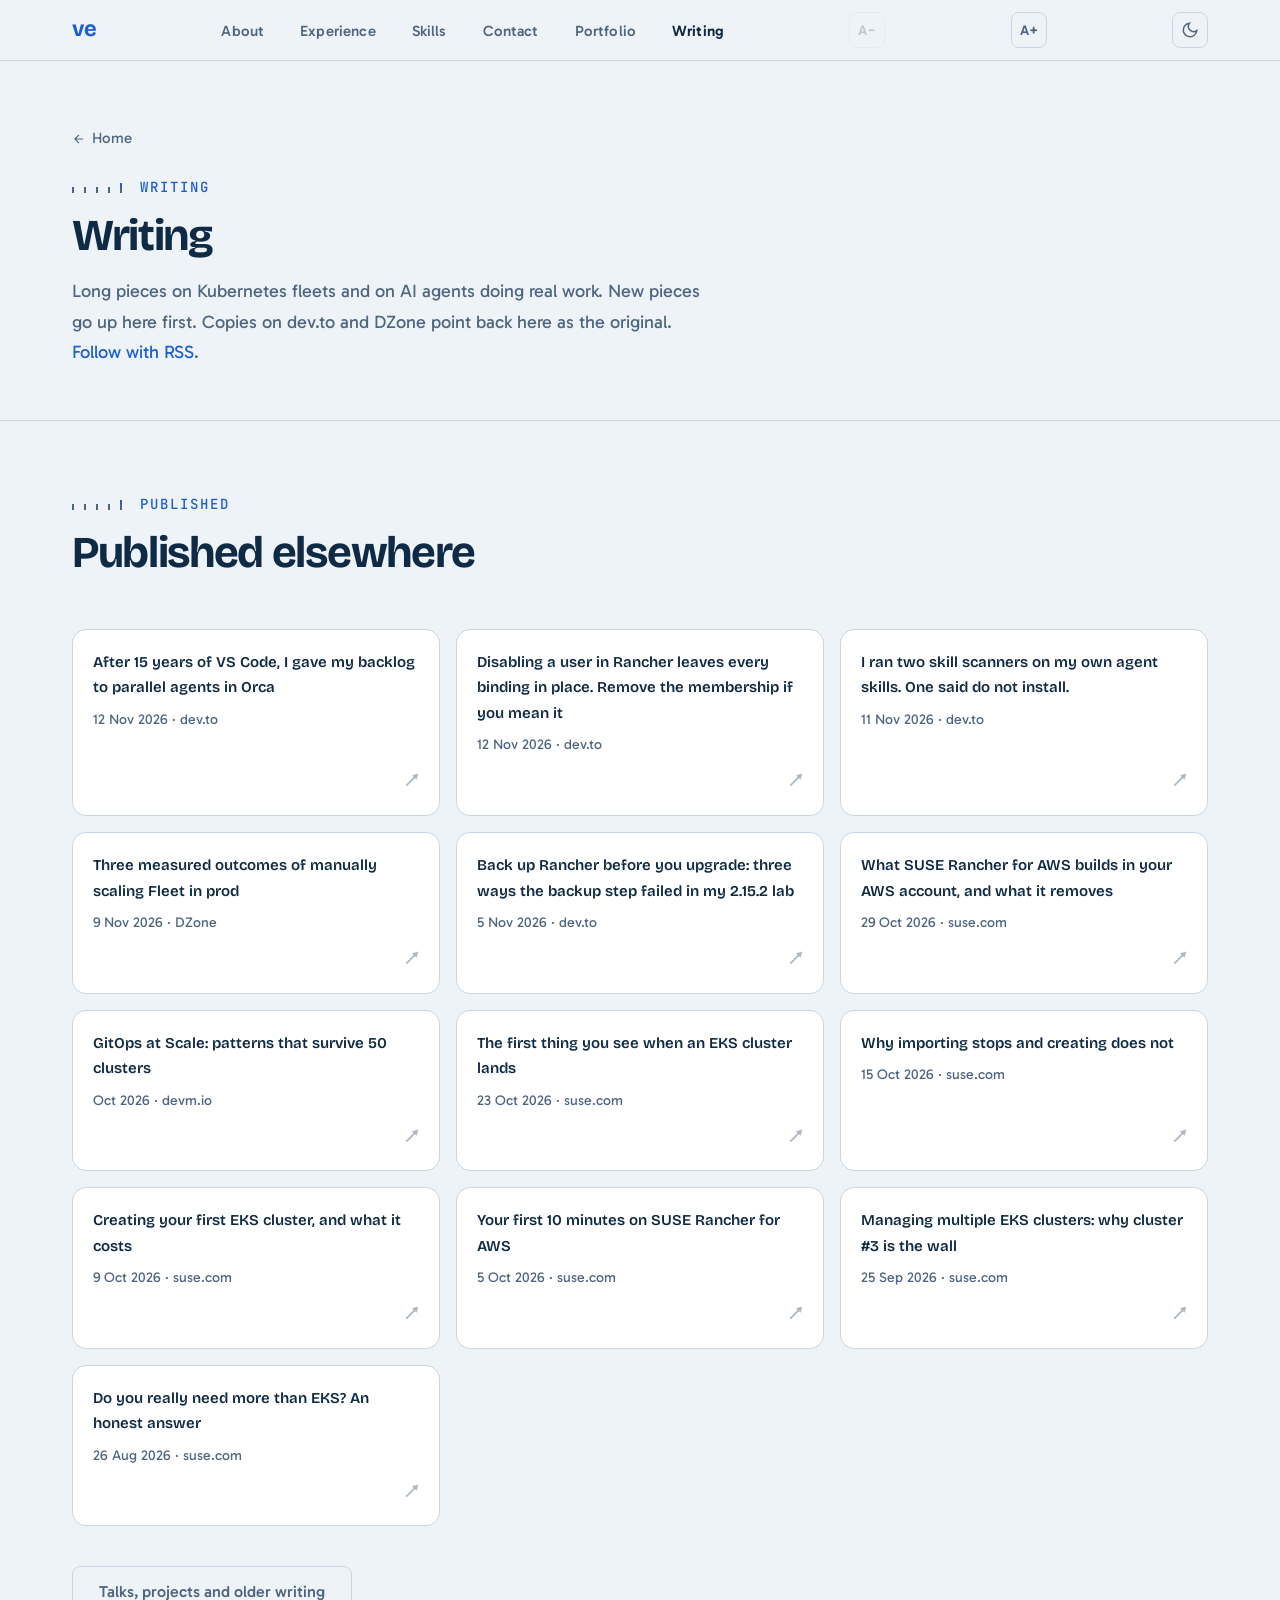
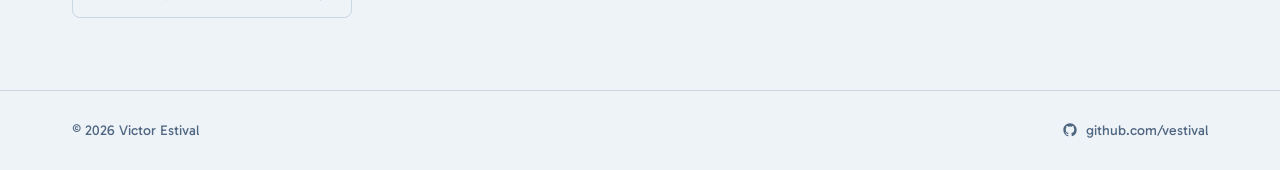
<file: writing/index.html>
<!DOCTYPE html>
<html lang="en" data-theme="light">
<head>
  <meta charset="UTF-8" />
  <meta name="viewport" content="width=device-width, initial-scale=1.0" />
  <title>Writing - Victor Estival</title>
  <meta name="description" content="Long-form writing by Victor Estival on Kubernetes fleets and AI agents on real work. Originals here, copies on dev.to and DZone." />
  <link rel="canonical" href="https://vestival.es/writing/" />
  <meta property="og:type" content="website" />
  <meta property="og:site_name" content="Victor Estival" />
  <meta property="og:url" content="https://vestival.es/writing/" />
  <meta property="og:title" content="Writing - Victor Estival" />
  <meta property="og:description" content="Long-form writing on Kubernetes fleets and AI agents on real work." />
  <meta property="og:image" content="https://vestival.es/og.jpg" />
  <meta name="twitter:card" content="summary" />
  <meta name="twitter:site" content="@victorestival" />
  <meta name="twitter:creator" content="@victorestival" />
  <meta name="twitter:title" content="Writing - Victor Estival" />
  <meta name="twitter:description" content="Long-form writing on Kubernetes fleets and AI agents on real work." />
  <meta name="twitter:image" content="https://vestival.es/og.jpg" />
  <link rel="alternate" type="application/rss+xml" title="Victor Estival, writing" href="https://vestival.es/feed.xml" />
  <link rel="preconnect" href="https://fonts.googleapis.com" />
  <link rel="preconnect" href="https://fonts.gstatic.com" crossorigin />
  <link href="https://fonts.googleapis.com/css2?family=Bricolage+Grotesque:opsz,wdth,wght@12..96,75..100,400..800&family=Gabarito:wght@400;500;600;700&family=JetBrains+Mono:wght@400;500;700&display=swap" rel="stylesheet" />
  <link rel="icon" type="image/svg+xml" href="/favicon.svg" />
  <link rel="stylesheet" href="/style.css" />
  <script defer src="https://umami.vestival.es/script.js" data-website-id="8cd49a4f-4316-427f-9799-4610c2093880"></script>
</head>
<body>

  <!-- NAV -->
  <header>
    <nav class="container">
      <a href="/" class="nav-logo">ve</a>
      <ul>
        <li><a href="/#about">About</a></li>
        <li><a href="/#experience">Experience</a></li>
        <li><a href="/#skills">Skills</a></li>
        <li><a href="/#contact">Contact</a></li>
        <li><a href="/portfolio.html">Portfolio</a></li>
        <li><a href="/writing/" aria-current="page">Writing</a></li>
      </ul>
      <button class="font-toggle" id="fontDown" aria-label="Decrease font size">A−</button>
      <button class="font-toggle" id="fontUp" aria-label="Increase font size">A+</button>
      <button class="theme-toggle" id="themeToggle" aria-label="Toggle theme">
        <span class="icon-sun">
          <svg width="18" height="18" viewBox="0 0 24 24" fill="none" stroke="currentColor" stroke-width="2"><circle cx="12" cy="12" r="5"/><line x1="12" y1="1" x2="12" y2="3"/><line x1="12" y1="21" x2="12" y2="23"/><line x1="4.22" y1="4.22" x2="5.64" y2="5.64"/><line x1="18.36" y1="18.36" x2="19.78" y2="19.78"/><line x1="1" y1="12" x2="3" y2="12"/><line x1="21" y1="12" x2="23" y2="12"/><line x1="4.22" y1="19.78" x2="5.64" y2="18.36"/><line x1="18.36" y1="5.64" x2="19.78" y2="4.22"/></svg>
        </span>
        <span class="icon-moon">
          <svg width="18" height="18" viewBox="0 0 24 24" fill="none" stroke="currentColor" stroke-width="2"><path d="M21 12.79A9 9 0 1 1 11.21 3 7 7 0 0 0 21 12.79z"/></svg>
        </span>
      </button>
    </nav>
  </header>

  <!-- PAGE INTRO -->
  <div class="page-intro">
    <div class="container">
      <a href="/" class="back-link">
        <svg width="14" height="14" viewBox="0 0 24 24" fill="none" stroke="currentColor" stroke-width="2"><path d="M19 12H5M12 5l-7 7 7 7"/></svg>
        Home
      </a>
      <p class="section-label">Writing</p>
      <h1 class="section-heading" style="margin-bottom: 16px;">Writing</h1>
      <p class="page-intro-text">Long pieces on Kubernetes fleets and on AI agents doing real work. New pieces go up here first. Copies on dev.to and DZone point back here as the original. <a href="/feed.xml" style="color: var(--accent);">Follow with RSS</a>.</p>
    </div>
  </div>

  <!--
    ON THIS SITE. Uncomment this section when the first post goes live.
    Newest first. One other-card per post, same shape as the Orca slot below.

  <section id="here">
    <div class="container">
      <p class="section-label">Published here</p>
      <h2 class="section-heading">On this site</h2>
      <div class="other-grid">
        <a href="/writing/SLUG/" class="other-card">
          <h4>TITLE OF THE ORCA ARTICLE</h4>
          <p>7 Dec 2026. ONE LINE ABOUT THE PIECE.</p>
          <span class="article-arrow">↗</span>
        </a>
      </div>
    </div>
  </section>
  -->

  <!-- PUBLISHED ELSEWHERE -->
  <section id="elsewhere">
    <div class="container">
      <p class="section-label">Published</p>
      <h2 class="section-heading">Published elsewhere</h2>
      <div class="other-grid">
        <a href="https://dev.to/vestival/after-15-years-of-vs-code-i-gave-my-backlog-to-parallel-agents-in-orca-2e45" target="_blank" rel="noopener" class="other-card">
          <h4>After 15 years of VS Code, I gave my backlog to parallel agents in Orca</h4>
          <p>12 Nov 2026 &middot; dev.to</p>
          <span class="article-arrow">↗</span>
        </a>
        <a href="https://dev.to/vestival/disabling-a-user-in-rancher-leaves-every-binding-in-place-remove-the-membership-if-you-mean-12c4" target="_blank" rel="noopener" class="other-card">
          <h4>Disabling a user in Rancher leaves every binding in place. Remove the membership if you mean it</h4>
          <p>12 Nov 2026 &middot; dev.to</p>
          <span class="article-arrow">↗</span>
        </a>
        <a href="https://dev.to/vestival/i-ran-two-skill-scanners-on-my-own-agent-skills-one-said-do-not-install-59hk" target="_blank" rel="noopener" class="other-card">
          <h4>I ran two skill scanners on my own agent skills. One said do not install.</h4>
          <p>11 Nov 2026 &middot; dev.to</p>
          <span class="article-arrow">↗</span>
        </a>
        <a href="https://dzone.com/articles/measured-outcomes-manually-scaling-fleet-prod" target="_blank" rel="noopener" class="other-card">
          <h4>Three measured outcomes of manually scaling Fleet in prod</h4>
          <p>9 Nov 2026 &middot; DZone</p>
          <span class="article-arrow">↗</span>
        </a>
        <a href="https://dev.to/vestival/back-up-rancher-before-you-upgrade-three-ways-the-backup-step-failed-in-my-2152-lab-5hih" target="_blank" rel="noopener" class="other-card">
          <h4>Back up Rancher before you upgrade: three ways the backup step failed in my 2.15.2 lab</h4>
          <p>5 Nov 2026 &middot; dev.to</p>
          <span class="article-arrow">↗</span>
        </a>
        <a href="https://www.suse.com/blog/what-suse-rancher-for-aws-builds-in-your-aws-account-and-what-it-removes/" target="_blank" rel="noopener" class="other-card">
          <h4>What SUSE Rancher for AWS builds in your AWS account, and what it removes</h4>
          <p>29 Oct 2026 &middot; suse.com</p>
          <span class="article-arrow">↗</span>
        </a>
        <a href="https://devm.io/devops/gitops-scale-kubernetes" target="_blank" rel="noopener" class="other-card">
          <h4>GitOps at Scale: patterns that survive 50 clusters</h4>
          <p>Oct 2026 &middot; devm.io</p>
          <span class="article-arrow">↗</span>
        </a>
        <a href="https://www.suse.com/blog/the-first-thing-you-see-when-an-eks-cluster-lands/" target="_blank" rel="noopener" class="other-card">
          <h4>The first thing you see when an EKS cluster lands</h4>
          <p>23 Oct 2026 &middot; suse.com</p>
          <span class="article-arrow">↗</span>
        </a>
        <a href="https://www.suse.com/blog/why-importing-stops-and-creating-does-not/" target="_blank" rel="noopener" class="other-card">
          <h4>Why importing stops and creating does not</h4>
          <p>15 Oct 2026 &middot; suse.com</p>
          <span class="article-arrow">↗</span>
        </a>
        <a href="https://www.suse.com/blog/creating-your-first-eks-cluster-and-what-it-costs/" target="_blank" rel="noopener" class="other-card">
          <h4>Creating your first EKS cluster, and what it costs</h4>
          <p>9 Oct 2026 &middot; suse.com</p>
          <span class="article-arrow">↗</span>
        </a>
        <a href="https://www.suse.com/blog/your-first-10-minutes-on-suse-rancher-for-aws/" target="_blank" rel="noopener" class="other-card">
          <h4>Your first 10 minutes on SUSE Rancher for AWS</h4>
          <p>5 Oct 2026 &middot; suse.com</p>
          <span class="article-arrow">↗</span>
        </a>
        <a href="https://www.suse.com/blog/managing-multiple-eks-clusters-why-cluster-3-is-the-wall/" target="_blank" rel="noopener" class="other-card">
          <h4>Managing multiple EKS clusters: why cluster #3 is the wall</h4>
          <p>25 Sep 2026 &middot; suse.com</p>
          <span class="article-arrow">↗</span>
        </a>
        <a href="https://www.suse.com/blog/do-you-really-need-more-than-eks-an-honest-answer/" target="_blank" rel="noopener" class="other-card">
          <h4>Do you really need more than EKS? An honest answer</h4>
          <p>26 Aug 2026 &middot; suse.com</p>
          <span class="article-arrow">↗</span>
        </a>
      </div>
      <div class="hero-cta" style="margin: 40px 0 0;">
        <a href="/portfolio.html" class="btn-outline">Talks, projects and older writing</a>
      </div>
    </div>
  </section>

  <footer>
    <div class="container">
      <span>&copy; 2026 Victor Estival</span>
      <a href="https://github.com/vestival" target="_blank" rel="noopener" class="footer-github">
        <svg width="16" height="16" viewBox="0 0 24 24" fill="currentColor"><path d="M12 2C6.477 2 2 6.484 2 12.017c0 4.425 2.865 8.18 6.839 9.504.5.092.682-.217.682-.483 0-.237-.008-.868-.013-1.703-2.782.605-3.369-1.343-3.369-1.343-.454-1.158-1.11-1.466-1.11-1.466-.908-.62.069-.608.069-.608 1.003.07 1.531 1.032 1.531 1.032.892 1.53 2.341 1.088 2.91.832.092-.647.35-1.088.636-1.338-2.22-.253-4.555-1.113-4.555-4.951 0-1.093.39-1.988 1.029-2.688-.103-.253-.446-1.272.098-2.65 0 0 .84-.27 2.75 1.026A9.564 9.564 0 0112 6.844a9.59 9.59 0 012.504.337c1.909-1.296 2.747-1.027 2.747-1.027.546 1.379.202 2.398.1 2.651.64.7 1.028 1.595 1.028 2.688 0 3.848-2.339 4.695-4.566 4.943.359.309.678.92.678 1.855 0 1.338-.012 2.419-.012 2.747 0 .268.18.58.688.482A10.02 10.02 0 0022 12.017C22 6.484 17.522 2 12 2z"/></svg>
        github.com/vestival
      </a>
    </div>
  </footer>

  <script>
    const html = document.documentElement;

    // Theme
    const toggle = document.getElementById('themeToggle');
    const savedTheme = localStorage.getItem('theme') || 'light';
    html.setAttribute('data-theme', savedTheme);
    toggle.addEventListener('click', () => {
      const next = html.getAttribute('data-theme') === 'dark' ? 'light' : 'dark';
      html.setAttribute('data-theme', next);
      localStorage.setItem('theme', next);
    });

    // Font size – 100% to 300% in 25% steps
    const ZOOM_LEVELS = [1, 1.25, 1.5, 1.75, 2.0, 2.25, 2.5, 2.75, 3.0];
    let zoomIndex = parseInt(localStorage.getItem('font-level') || '0', 10);
    const fontDown = document.getElementById('fontDown');
    const fontUp   = document.getElementById('fontUp');
    function applyZoom() {
      document.body.style.zoom = ZOOM_LEVELS[zoomIndex];
      localStorage.setItem('font-level', zoomIndex);
      fontDown.disabled = zoomIndex === 0;
      fontUp.disabled   = zoomIndex === ZOOM_LEVELS.length - 1;
    }
    applyZoom();
    fontDown.addEventListener('click', () => { if (zoomIndex > 0) { zoomIndex--; applyZoom(); } });
    fontUp.addEventListener('click',   () => { if (zoomIndex < ZOOM_LEVELS.length - 1) { zoomIndex++; applyZoom(); } });
  </script>

</body>
</html>
</file>
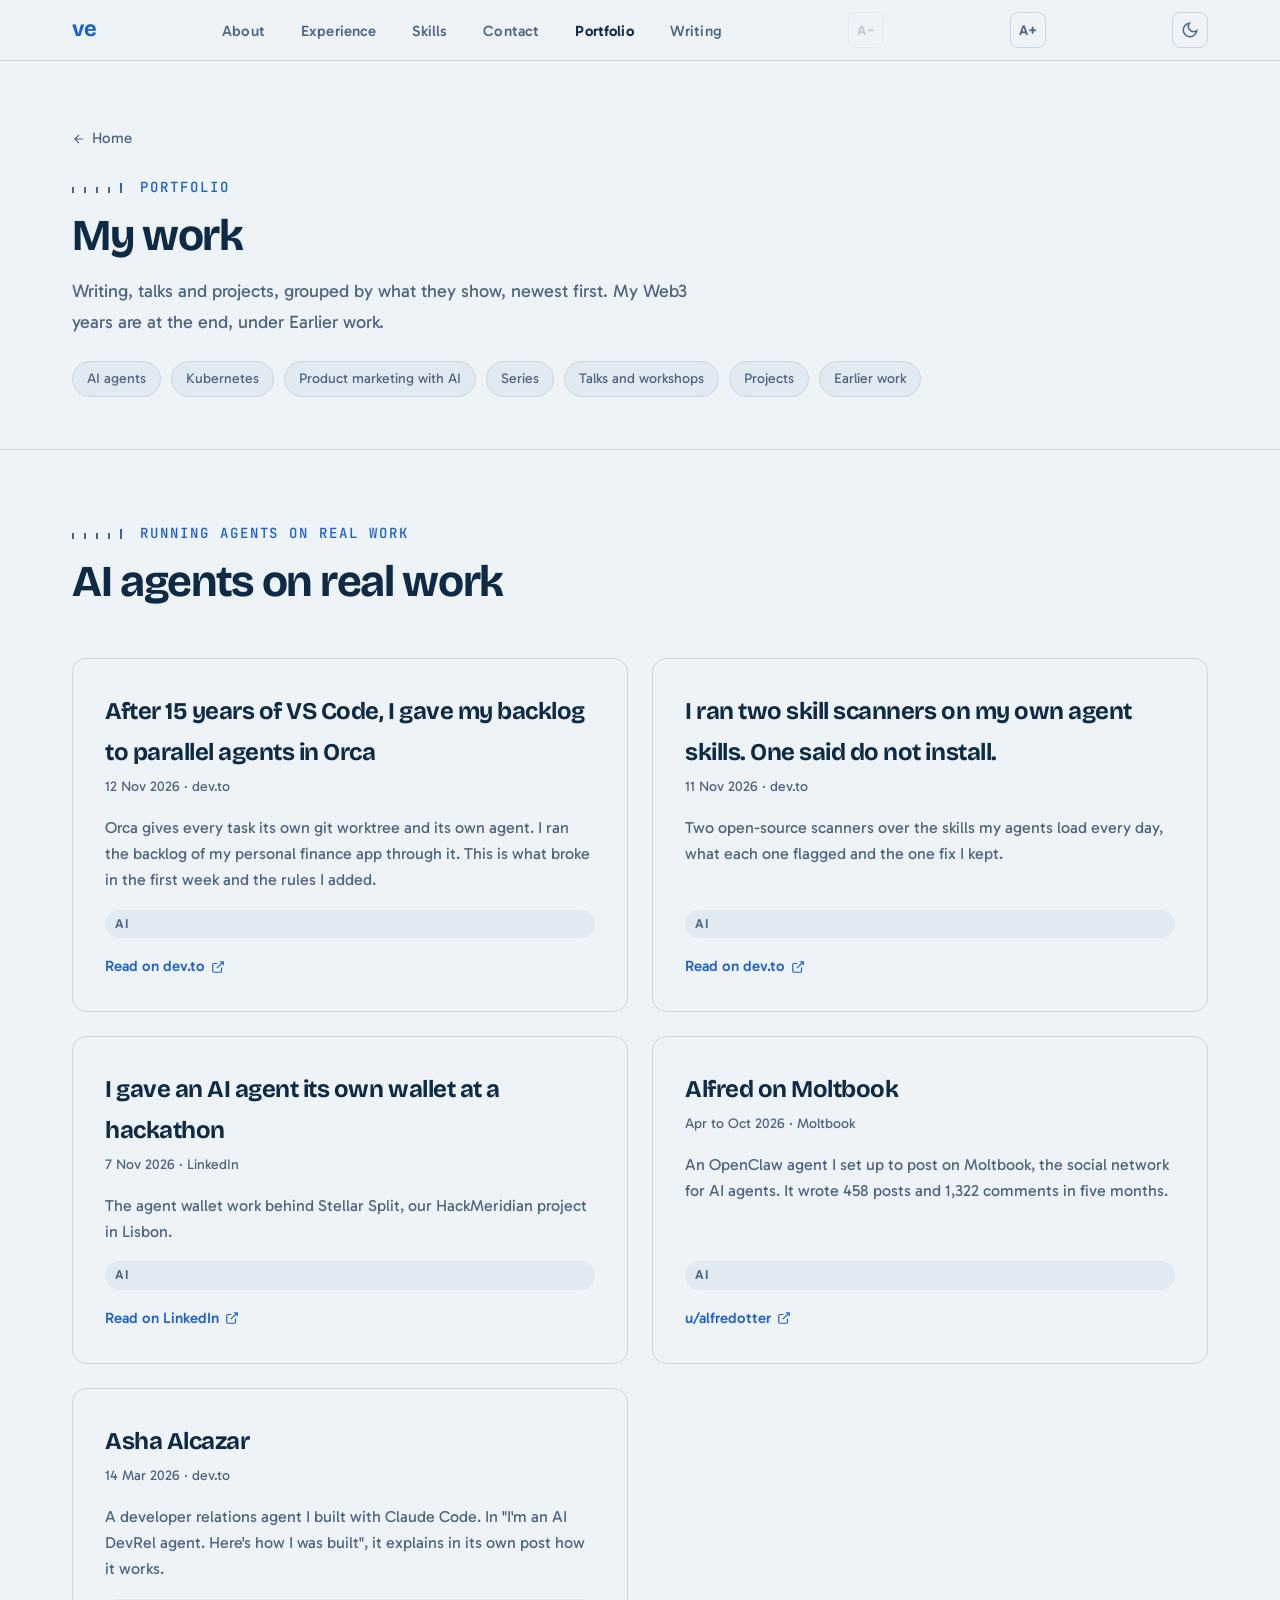
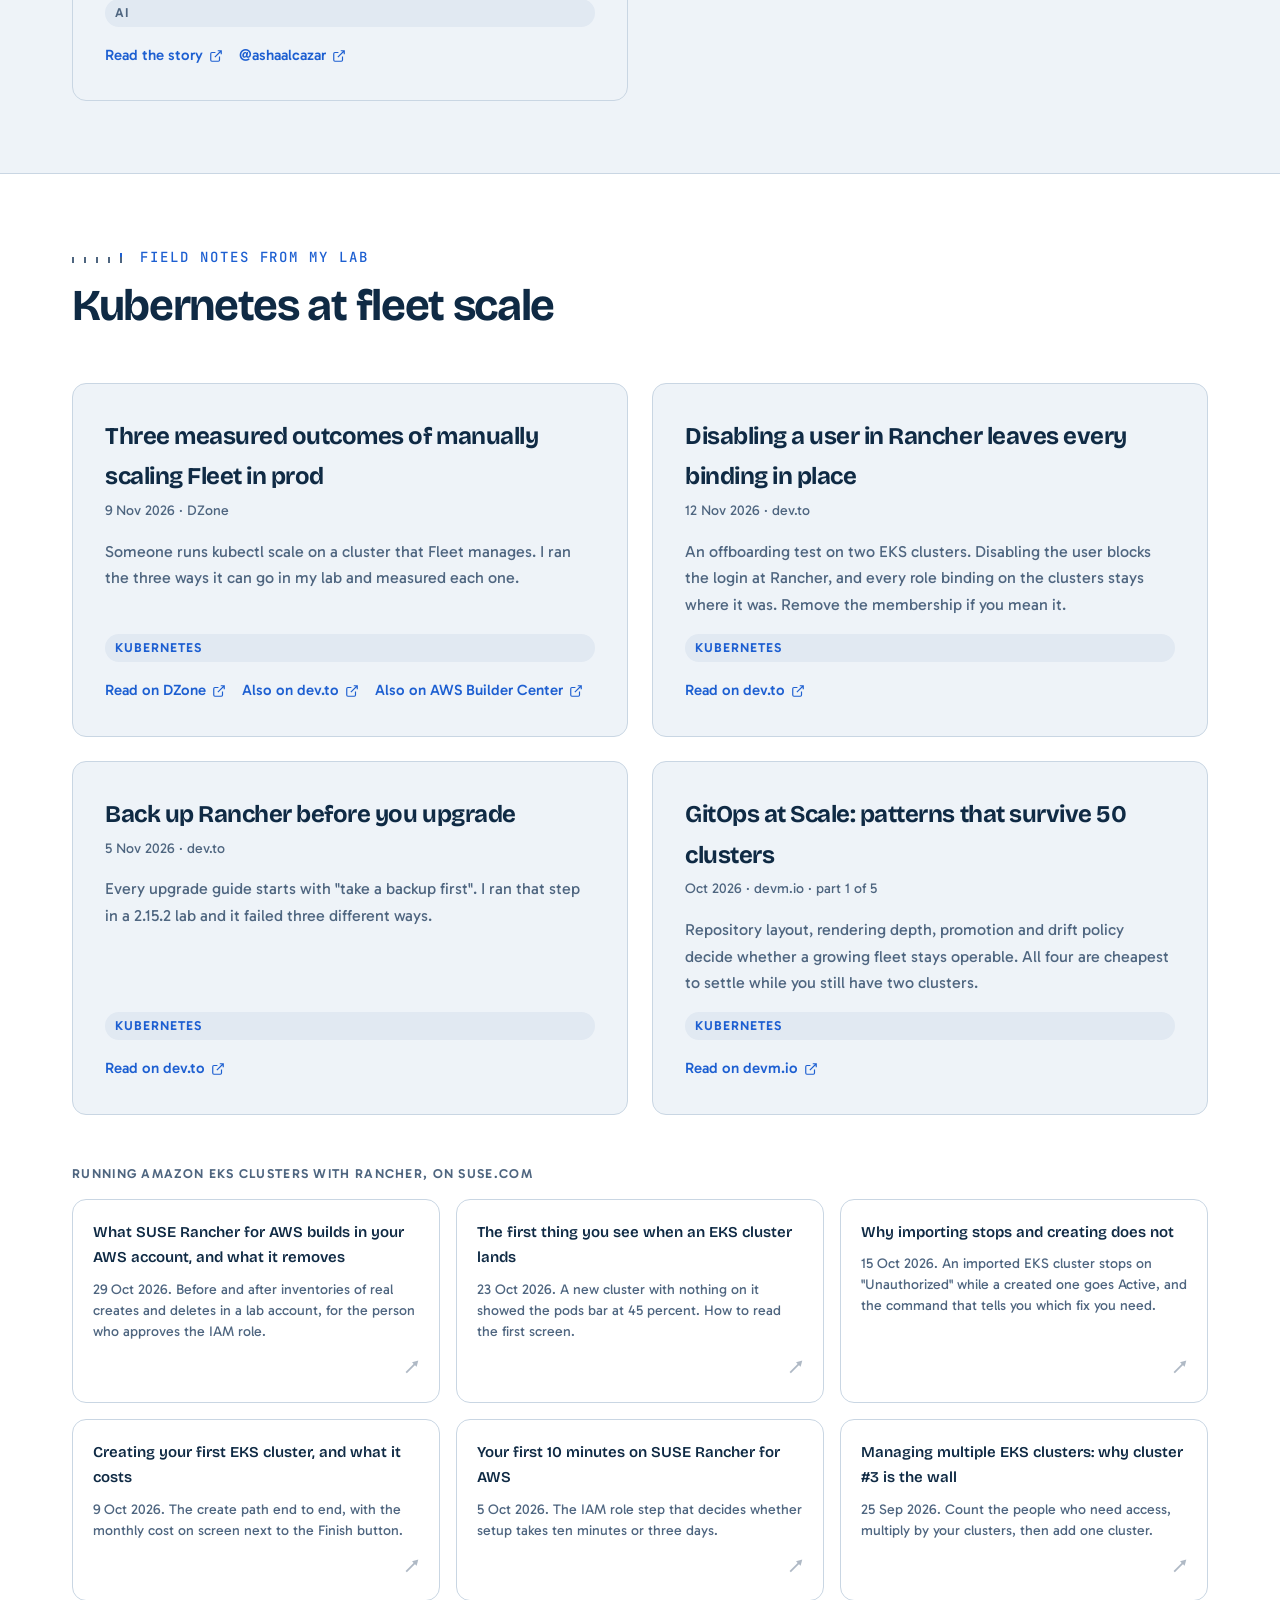
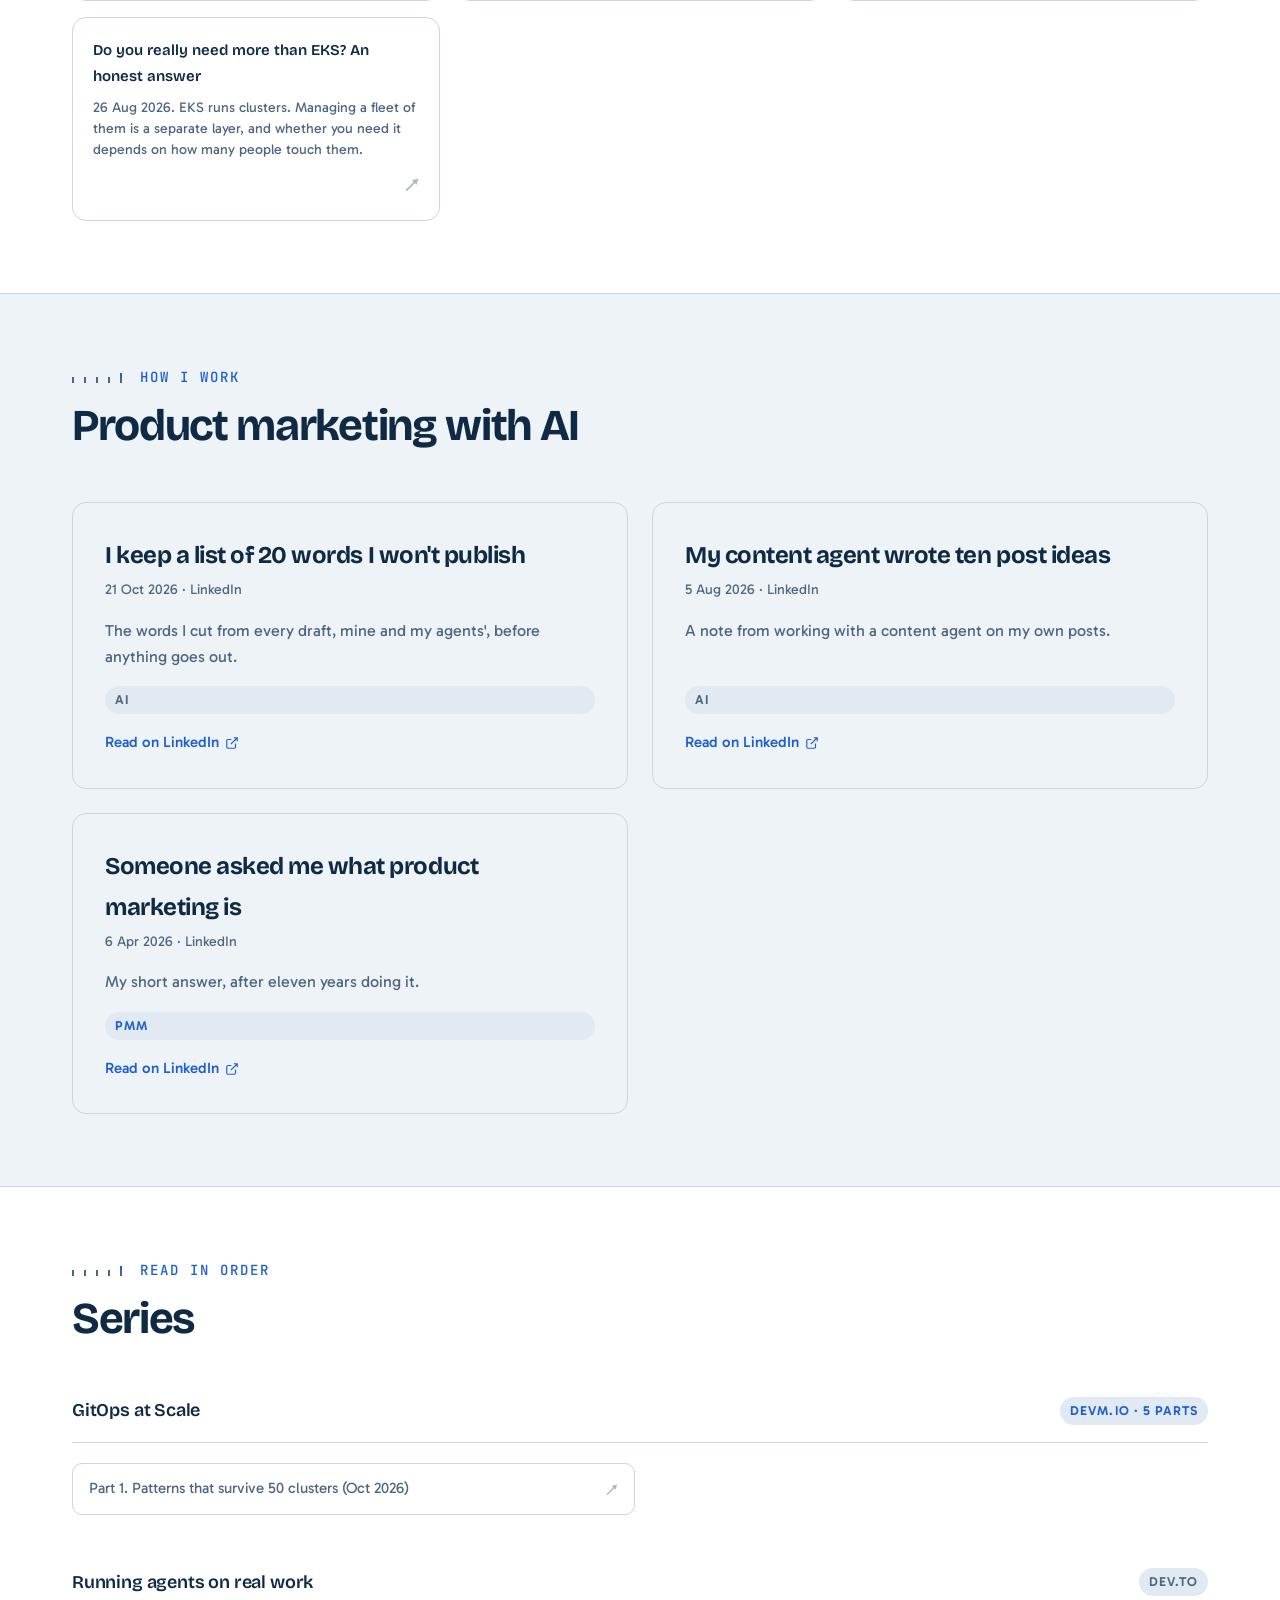
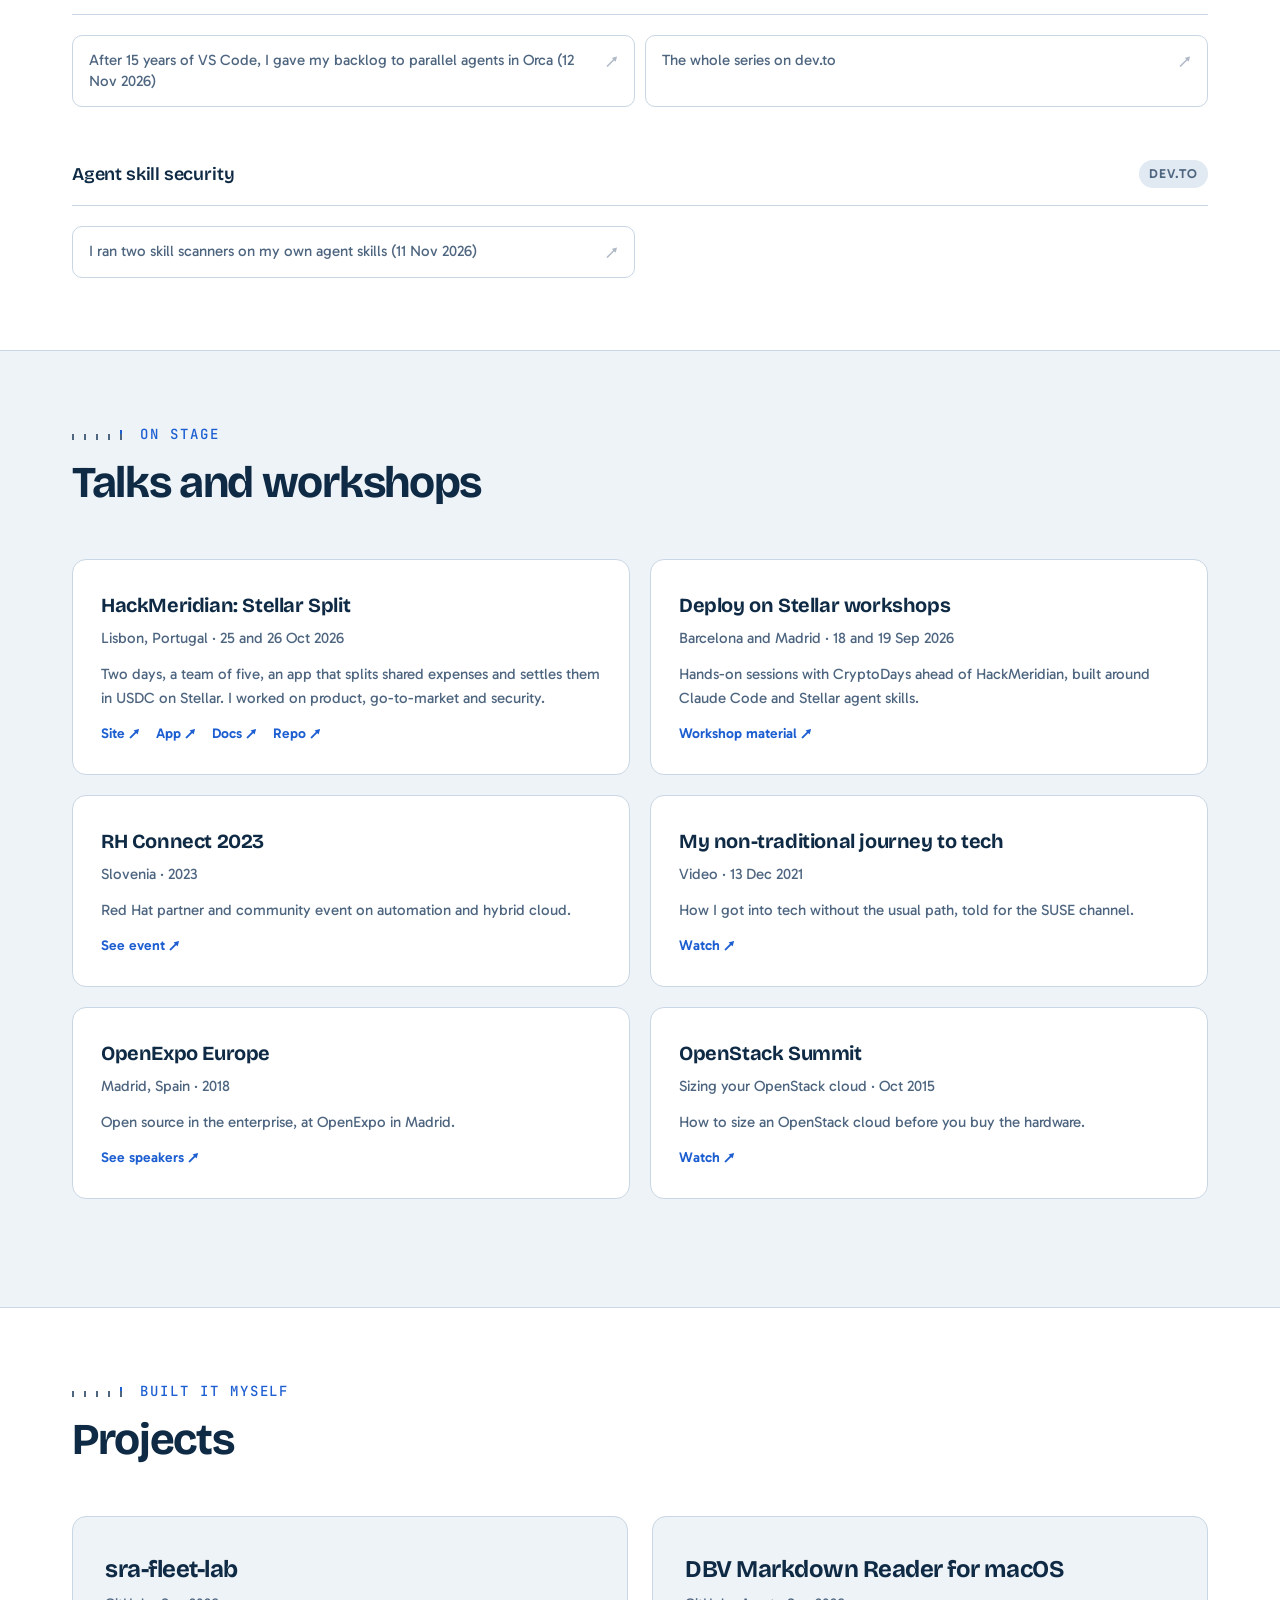
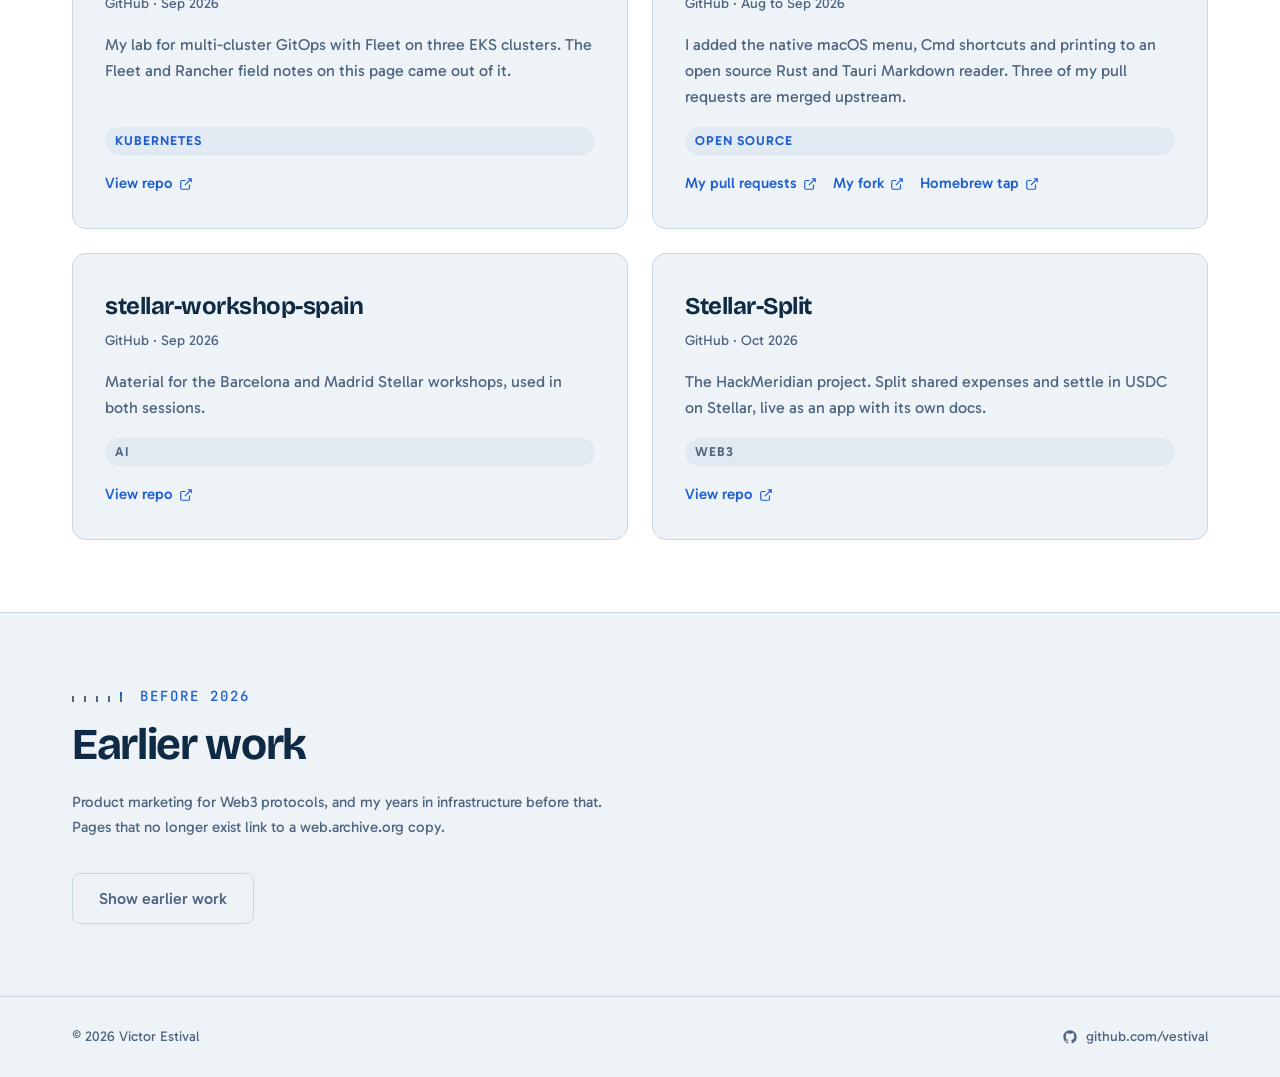
<file: portfolio.html>
<!DOCTYPE html>
<html lang="en" data-theme="light">
<head>
  <meta charset="UTF-8" />
  <meta name="viewport" content="width=device-width, initial-scale=1.0" />
  <title>Work - Victor Estival</title>
  <meta name="description" content="Writing, talks and projects by Victor Estival on AI agents on real work, Kubernetes at fleet scale and product marketing with AI." />
  <link rel="canonical" href="https://vestival.es/portfolio" />
  <meta property="og:type" content="website" />
  <meta property="og:site_name" content="Victor Estival" />
  <meta property="og:url" content="https://vestival.es/portfolio" />
  <meta property="og:title" content="Work - Victor Estival" />
  <meta property="og:description" content="Writing, talks and projects on AI agents on real work, Kubernetes at fleet scale and product marketing with AI." />
  <meta property="og:image" content="https://vestival.es/og.jpg" />
  <meta name="twitter:card" content="summary" />
  <meta name="twitter:site" content="@victorestival" />
  <meta name="twitter:creator" content="@victorestival" />
  <meta name="twitter:title" content="Work - Victor Estival" />
  <meta name="twitter:description" content="Writing, talks and projects on AI agents on real work, Kubernetes at fleet scale and product marketing with AI." />
  <meta name="twitter:image" content="https://vestival.es/og.jpg" />
  <link rel="alternate" type="application/rss+xml" title="Victor Estival, writing" href="https://vestival.es/feed.xml" />
  <link rel="preconnect" href="https://fonts.googleapis.com" />
  <link rel="preconnect" href="https://fonts.gstatic.com" crossorigin />
  <link href="https://fonts.googleapis.com/css2?family=Bricolage+Grotesque:opsz,wdth,wght@12..96,75..100,400..800&family=Gabarito:wght@400;500;600;700&family=JetBrains+Mono:wght@400;500;700&display=swap" rel="stylesheet" />
  <link rel="icon" type="image/svg+xml" href="favicon.svg" />
  <link rel="stylesheet" href="style.css" />
  <script defer src="https://umami.vestival.es/script.js" data-website-id="8cd49a4f-4316-427f-9799-4610c2093880"></script>
</head>
<body>

  <!-- NAV -->
  <header>
    <nav class="container">
      <a href="/" class="nav-logo">ve</a>
      <ul>
        <li><a href="/#about">About</a></li>
        <li><a href="/#experience">Experience</a></li>
        <li><a href="/#skills">Skills</a></li>
        <li><a href="/#contact">Contact</a></li>
        <li><a href="portfolio.html" aria-current="page">Portfolio</a></li>
        <li><a href="/writing/">Writing</a></li>
      </ul>
      <button class="font-toggle" id="fontDown" aria-label="Decrease font size">A−</button>
      <button class="font-toggle" id="fontUp" aria-label="Increase font size">A+</button>
      <button class="theme-toggle" id="themeToggle" aria-label="Toggle theme">
        <span class="icon-sun">
          <svg width="18" height="18" viewBox="0 0 24 24" fill="none" stroke="currentColor" stroke-width="2"><circle cx="12" cy="12" r="5"/><line x1="12" y1="1" x2="12" y2="3"/><line x1="12" y1="21" x2="12" y2="23"/><line x1="4.22" y1="4.22" x2="5.64" y2="5.64"/><line x1="18.36" y1="18.36" x2="19.78" y2="19.78"/><line x1="1" y1="12" x2="3" y2="12"/><line x1="21" y1="12" x2="23" y2="12"/><line x1="4.22" y1="19.78" x2="5.64" y2="18.36"/><line x1="18.36" y1="5.64" x2="19.78" y2="4.22"/></svg>
        </span>
        <span class="icon-moon">
          <svg width="18" height="18" viewBox="0 0 24 24" fill="none" stroke="currentColor" stroke-width="2"><path d="M21 12.79A9 9 0 1 1 11.21 3 7 7 0 0 0 21 12.79z"/></svg>
        </span>
      </button>
    </nav>
  </header>

  <!-- PAGE INTRO -->
  <div class="page-intro">
    <div class="container">
      <a href="/" class="back-link">
        <svg width="14" height="14" viewBox="0 0 24 24" fill="none" stroke="currentColor" stroke-width="2"><path d="M19 12H5M12 5l-7 7 7 7"/></svg>
        Home
      </a>
      <p class="section-label">Portfolio</p>
      <h1 class="section-heading" style="margin-bottom: 16px;">My work</h1>
      <p class="page-intro-text">Writing, talks and projects, grouped by what they show, newest first. My Web3 years are at the end, under Earlier work.</p>
      <div class="meetup-cloud" style="margin-top: 24px;">
        <a href="#agents" class="meetup-tag">AI agents</a>
        <a href="#kubernetes" class="meetup-tag">Kubernetes</a>
        <a href="#pmm" class="meetup-tag">Product marketing with AI</a>
        <a href="#series" class="meetup-tag">Series</a>
        <a href="#talks" class="meetup-tag">Talks and workshops</a>
        <a href="#projects" class="meetup-tag">Projects</a>
        <a href="#earlier" class="meetup-tag">Earlier work</a>
      </div>
    </div>
  </div>

  <!-- AI AGENTS -->
  <section id="agents">
    <div class="container">
      <p class="section-label">Running agents on real work</p>
      <h2 class="section-heading">AI agents on real work</h2>

      <div class="project-grid">
        <div class="project-card">
          <div>
            <h3>After 15 years of VS Code, I gave my backlog to parallel agents in Orca</h3>
            <p class="project-meta">12 Nov 2026 &middot; dev.to</p>
          </div>
          <p>Orca gives every task its own git worktree and its own agent. I ran the backlog of my personal finance app through it. This is what broke in the first week and the rules I added.</p>
          <span class="pill web3">AI</span>
          <a href="https://dev.to/vestival/after-15-years-of-vs-code-i-gave-my-backlog-to-parallel-agents-in-orca-2e45" target="_blank" rel="noopener" class="project-link">
            Read on dev.to
            <svg width="14" height="14" viewBox="0 0 24 24" fill="none" stroke="currentColor" stroke-width="2"><path d="M18 13v6a2 2 0 01-2 2H5a2 2 0 01-2-2V8a2 2 0 012-2h6M15 3h6v6M10 14L21 3"/></svg>
          </a>
        </div>

        <div class="project-card">
          <div>
            <h3>I ran two skill scanners on my own agent skills. One said do not install.</h3>
            <p class="project-meta">11 Nov 2026 &middot; dev.to</p>
          </div>
          <p>Two open-source scanners over the skills my agents load every day, what each one flagged and the one fix I kept.</p>
          <span class="pill web3">AI</span>
          <a href="https://dev.to/vestival/i-ran-two-skill-scanners-on-my-own-agent-skills-one-said-do-not-install-59hk" target="_blank" rel="noopener" class="project-link">
            Read on dev.to
            <svg width="14" height="14" viewBox="0 0 24 24" fill="none" stroke="currentColor" stroke-width="2"><path d="M18 13v6a2 2 0 01-2 2H5a2 2 0 01-2-2V8a2 2 0 012-2h6M15 3h6v6M10 14L21 3"/></svg>
          </a>
        </div>

        <div class="project-card">
          <div>
            <h3>I gave an AI agent its own wallet at a hackathon</h3>
            <p class="project-meta">7 Nov 2026 &middot; LinkedIn</p>
          </div>
          <p>The agent wallet work behind Stellar Split, our HackMeridian project in Lisbon.</p>
          <span class="pill web3">AI</span>
          <a href="https://www.linkedin.com/posts/vestival_i-gave-an-ai-agent-its-own-wallet-at-a-hackathon-share-7524889472908521472-RIm_" target="_blank" rel="noopener" class="project-link">
            Read on LinkedIn
            <svg width="14" height="14" viewBox="0 0 24 24" fill="none" stroke="currentColor" stroke-width="2"><path d="M18 13v6a2 2 0 01-2 2H5a2 2 0 01-2-2V8a2 2 0 012-2h6M15 3h6v6M10 14L21 3"/></svg>
          </a>
        </div>

        <div class="project-card">
          <div>
            <h3>Alfred on Moltbook</h3>
            <p class="project-meta">Apr to Oct 2026 &middot; Moltbook</p>
          </div>
          <p>An OpenClaw agent I set up to post on Moltbook, the social network for AI agents. It wrote 458 posts and 1,322 comments in five months.</p>
          <span class="pill web3">AI</span>
          <a href="https://www.moltbook.com/u/alfredotter" target="_blank" rel="noopener" class="project-link">
            u/alfredotter
            <svg width="14" height="14" viewBox="0 0 24 24" fill="none" stroke="currentColor" stroke-width="2"><path d="M18 13v6a2 2 0 01-2 2H5a2 2 0 01-2-2V8a2 2 0 012-2h6M15 3h6v6M10 14L21 3"/></svg>
          </a>
        </div>

        <div class="project-card">
          <div>
            <h3>Asha Alcazar</h3>
            <p class="project-meta">14 Mar 2026 &middot; dev.to</p>
          </div>
          <p>A developer relations agent I built with Claude Code. In "I'm an AI DevRel agent. Here's how I was built", it explains in its own post how it works.</p>
          <span class="pill web3">AI</span>
          <div style="display: flex; gap: 16px; flex-wrap: wrap;">
            <a href="https://dev.to/asha_alcazar/im-an-ai-devrel-agent-heres-how-i-was-built-40lp" target="_blank" rel="noopener" class="project-link">
              Read the story
              <svg width="14" height="14" viewBox="0 0 24 24" fill="none" stroke="currentColor" stroke-width="2"><path d="M18 13v6a2 2 0 01-2 2H5a2 2 0 01-2-2V8a2 2 0 012-2h6M15 3h6v6M10 14L21 3"/></svg>
            </a>
            <a href="https://x.com/ashaalcazar" target="_blank" rel="noopener" class="project-link">
              @ashaalcazar
              <svg width="14" height="14" viewBox="0 0 24 24" fill="none" stroke="currentColor" stroke-width="2"><path d="M18 13v6a2 2 0 01-2 2H5a2 2 0 01-2-2V8a2 2 0 012-2h6M15 3h6v6M10 14L21 3"/></svg>
            </a>
          </div>
        </div>
      </div>
    </div>
  </section>

  <!-- KUBERNETES -->
  <section id="kubernetes" style="background: var(--bg-card); border-top: 1px solid var(--border); border-bottom: 1px solid var(--border);">
    <div class="container">
      <p class="section-label">Field notes from my lab</p>
      <h2 class="section-heading">Kubernetes at fleet scale</h2>

      <div class="project-grid">
        <div class="project-card">
          <div>
            <h3>Three measured outcomes of manually scaling Fleet in prod</h3>
            <p class="project-meta">9 Nov 2026 &middot; DZone</p>
          </div>
          <p>Someone runs kubectl scale on a cluster that Fleet manages. I ran the three ways it can go in my lab and measured each one.</p>
          <span class="pill web2">Kubernetes</span>
          <div style="display: flex; gap: 16px; flex-wrap: wrap;">
            <a href="https://dzone.com/articles/measured-outcomes-manually-scaling-fleet-prod" target="_blank" rel="noopener" class="project-link">
              Read on DZone
              <svg width="14" height="14" viewBox="0 0 24 24" fill="none" stroke="currentColor" stroke-width="2"><path d="M18 13v6a2 2 0 01-2 2H5a2 2 0 01-2-2V8a2 2 0 012-2h6M15 3h6v6M10 14L21 3"/></svg>
            </a>
            <a href="https://dev.to/vestival/scaling-prod-by-hand-during-an-incident-when-fleet-manages-it-three-ways-it-goes-measured-3chb" target="_blank" rel="noopener" class="project-link">
              Also on dev.to
              <svg width="14" height="14" viewBox="0 0 24 24" fill="none" stroke="currentColor" stroke-width="2"><path d="M18 13v6a2 2 0 01-2 2H5a2 2 0 01-2-2V8a2 2 0 012-2h6M15 3h6v6M10 14L21 3"/></svg>
            </a>
            <a href="https://builder.aws.com/content/3KgVDnGVFc9jAk2nJeUeIPwTogT/scaling-prod-by-hand-during-an-incident-when-fleet-manages-it-three-ways-it-goes-measured" target="_blank" rel="noopener" class="project-link">
              Also on AWS Builder Center
              <svg width="14" height="14" viewBox="0 0 24 24" fill="none" stroke="currentColor" stroke-width="2"><path d="M18 13v6a2 2 0 01-2 2H5a2 2 0 01-2-2V8a2 2 0 012-2h6M15 3h6v6M10 14L21 3"/></svg>
            </a>
          </div>
        </div>

        <div class="project-card">
          <div>
            <h3>Disabling a user in Rancher leaves every binding in place</h3>
            <p class="project-meta">12 Nov 2026 &middot; dev.to</p>
          </div>
          <p>An offboarding test on two EKS clusters. Disabling the user blocks the login at Rancher, and every role binding on the clusters stays where it was. Remove the membership if you mean it.</p>
          <span class="pill web2">Kubernetes</span>
          <a href="https://dev.to/vestival/disabling-a-user-in-rancher-leaves-every-binding-in-place-remove-the-membership-if-you-mean-12c4" target="_blank" rel="noopener" class="project-link">
            Read on dev.to
            <svg width="14" height="14" viewBox="0 0 24 24" fill="none" stroke="currentColor" stroke-width="2"><path d="M18 13v6a2 2 0 01-2 2H5a2 2 0 01-2-2V8a2 2 0 012-2h6M15 3h6v6M10 14L21 3"/></svg>
          </a>
        </div>

        <div class="project-card">
          <div>
            <h3>Back up Rancher before you upgrade</h3>
            <p class="project-meta">5 Nov 2026 &middot; dev.to</p>
          </div>
          <p>Every upgrade guide starts with "take a backup first". I ran that step in a 2.15.2 lab and it failed three different ways.</p>
          <span class="pill web2">Kubernetes</span>
          <a href="https://dev.to/vestival/back-up-rancher-before-you-upgrade-three-ways-the-backup-step-failed-in-my-2152-lab-5hih" target="_blank" rel="noopener" class="project-link">
            Read on dev.to
            <svg width="14" height="14" viewBox="0 0 24 24" fill="none" stroke="currentColor" stroke-width="2"><path d="M18 13v6a2 2 0 01-2 2H5a2 2 0 01-2-2V8a2 2 0 012-2h6M15 3h6v6M10 14L21 3"/></svg>
          </a>
        </div>

        <div class="project-card">
          <div>
            <h3>GitOps at Scale: patterns that survive 50 clusters</h3>
            <p class="project-meta">Oct 2026 &middot; devm.io &middot; part 1 of 5</p>
          </div>
          <p>Repository layout, rendering depth, promotion and drift policy decide whether a growing fleet stays operable. All four are cheapest to settle while you still have two clusters.</p>
          <span class="pill web2">Kubernetes</span>
          <a href="https://devm.io/devops/gitops-scale-kubernetes" target="_blank" rel="noopener" class="project-link">
            Read on devm.io
            <svg width="14" height="14" viewBox="0 0 24 24" fill="none" stroke="currentColor" stroke-width="2"><path d="M18 13v6a2 2 0 01-2 2H5a2 2 0 01-2-2V8a2 2 0 012-2h6M15 3h6v6M10 14L21 3"/></svg>
          </a>
        </div>
      </div>

      <p class="writing-subsection-label" style="margin-top: 48px;">Running Amazon EKS clusters with Rancher, on suse.com</p>
      <div class="other-grid">
        <a href="https://www.suse.com/blog/what-suse-rancher-for-aws-builds-in-your-aws-account-and-what-it-removes/" target="_blank" rel="noopener" class="other-card">
          <h4>What SUSE Rancher for AWS builds in your AWS account, and what it removes</h4>
          <p>29 Oct 2026. Before and after inventories of real creates and deletes in a lab account, for the person who approves the IAM role.</p>
          <span class="article-arrow">↗</span>
        </a>
        <a href="https://www.suse.com/blog/the-first-thing-you-see-when-an-eks-cluster-lands/" target="_blank" rel="noopener" class="other-card">
          <h4>The first thing you see when an EKS cluster lands</h4>
          <p>23 Oct 2026. A new cluster with nothing on it showed the pods bar at 45 percent. How to read the first screen.</p>
          <span class="article-arrow">↗</span>
        </a>
        <a href="https://www.suse.com/blog/why-importing-stops-and-creating-does-not/" target="_blank" rel="noopener" class="other-card">
          <h4>Why importing stops and creating does not</h4>
          <p>15 Oct 2026. An imported EKS cluster stops on "Unauthorized" while a created one goes Active, and the command that tells you which fix you need.</p>
          <span class="article-arrow">↗</span>
        </a>
        <a href="https://www.suse.com/blog/creating-your-first-eks-cluster-and-what-it-costs/" target="_blank" rel="noopener" class="other-card">
          <h4>Creating your first EKS cluster, and what it costs</h4>
          <p>9 Oct 2026. The create path end to end, with the monthly cost on screen next to the Finish button.</p>
          <span class="article-arrow">↗</span>
        </a>
        <a href="https://www.suse.com/blog/your-first-10-minutes-on-suse-rancher-for-aws/" target="_blank" rel="noopener" class="other-card">
          <h4>Your first 10 minutes on SUSE Rancher for AWS</h4>
          <p>5 Oct 2026. The IAM role step that decides whether setup takes ten minutes or three days.</p>
          <span class="article-arrow">↗</span>
        </a>
        <a href="https://www.suse.com/blog/managing-multiple-eks-clusters-why-cluster-3-is-the-wall/" target="_blank" rel="noopener" class="other-card">
          <h4>Managing multiple EKS clusters: why cluster #3 is the wall</h4>
          <p>25 Sep 2026. Count the people who need access, multiply by your clusters, then add one cluster.</p>
          <span class="article-arrow">↗</span>
        </a>
        <a href="https://www.suse.com/blog/do-you-really-need-more-than-eks-an-honest-answer/" target="_blank" rel="noopener" class="other-card">
          <h4>Do you really need more than EKS? An honest answer</h4>
          <p>26 Aug 2026. EKS runs clusters. Managing a fleet of them is a separate layer, and whether you need it depends on how many people touch them.</p>
          <span class="article-arrow">↗</span>
        </a>
      </div>
    </div>
  </section>

  <!-- PMM WITH AI -->
  <section id="pmm">
    <div class="container">
      <p class="section-label">How I work</p>
      <h2 class="section-heading">Product marketing with AI</h2>

      <div class="project-grid">
        <div class="project-card">
          <div>
            <h3>I keep a list of 20 words I won't publish</h3>
            <p class="project-meta">21 Oct 2026 &middot; LinkedIn</p>
          </div>
          <p>The words I cut from every draft, mine and my agents', before anything goes out.</p>
          <span class="pill web3">AI</span>
          <a href="https://www.linkedin.com/posts/vestival_i-keep-a-list-of-20-words-i-wont-publish-share-7518634978814046208-b30N" target="_blank" rel="noopener" class="project-link">
            Read on LinkedIn
            <svg width="14" height="14" viewBox="0 0 24 24" fill="none" stroke="currentColor" stroke-width="2"><path d="M18 13v6a2 2 0 01-2 2H5a2 2 0 01-2-2V8a2 2 0 012-2h6M15 3h6v6M10 14L21 3"/></svg>
          </a>
        </div>

        <div class="project-card">
          <div>
            <h3>My content agent wrote ten post ideas</h3>
            <p class="project-meta">5 Aug 2026 &middot; LinkedIn</p>
          </div>
          <p>A note from working with a content agent on my own posts.</p>
          <span class="pill web3">AI</span>
          <a href="https://www.linkedin.com/posts/vestival_my-content-agent-wrote-ten-post-ideas-last-share-7490736449214922752-KipH" target="_blank" rel="noopener" class="project-link">
            Read on LinkedIn
            <svg width="14" height="14" viewBox="0 0 24 24" fill="none" stroke="currentColor" stroke-width="2"><path d="M18 13v6a2 2 0 01-2 2H5a2 2 0 01-2-2V8a2 2 0 012-2h6M15 3h6v6M10 14L21 3"/></svg>
          </a>
        </div>

        <div class="project-card">
          <div>
            <h3>Someone asked me what product marketing is</h3>
            <p class="project-meta">6 Apr 2026 &middot; LinkedIn</p>
          </div>
          <p>My short answer, after eleven years doing it.</p>
          <span class="pill web2">PMM</span>
          <a href="https://www.linkedin.com/posts/vestival_someone-asked-me-the-other-day-what-product-share-7445267511668797441-rBmW" target="_blank" rel="noopener" class="project-link">
            Read on LinkedIn
            <svg width="14" height="14" viewBox="0 0 24 24" fill="none" stroke="currentColor" stroke-width="2"><path d="M18 13v6a2 2 0 01-2 2H5a2 2 0 01-2-2V8a2 2 0 012-2h6M15 3h6v6M10 14L21 3"/></svg>
          </a>
        </div>
      </div>
    </div>
  </section>

  <!-- SERIES -->
  <section id="series" style="background: var(--bg-card); border-top: 1px solid var(--border); border-bottom: 1px solid var(--border);">
    <div class="container">
      <p class="section-label">Read in order</p>
      <h2 class="section-heading">Series</h2>

      <div class="writing-groups">
        <div class="writing-group">
          <div class="writing-group-head">
            <h3>GitOps at Scale</h3>
            <span class="pill web2">devm.io &middot; 5 parts</span>
          </div>
          <ul class="article-list">
            <li class="article-item">
              <a href="https://devm.io/devops/gitops-scale-kubernetes" target="_blank" rel="noopener">
                Part 1. Patterns that survive 50 clusters (Oct 2026)
                <span class="article-arrow">↗</span>
              </a>
            </li>
            <!-- Part 2, Multi-cluster Kubernetes: surviving cluster sprawl. Add when live on devm.io. -->
          </ul>
        </div>

        <div class="writing-group">
          <div class="writing-group-head">
            <h3>Running agents on real work</h3>
            <span class="pill web3">dev.to</span>
          </div>
          <ul class="article-list">
            <li class="article-item">
              <a href="https://dev.to/vestival/after-15-years-of-vs-code-i-gave-my-backlog-to-parallel-agents-in-orca-2e45" target="_blank" rel="noopener">
                After 15 years of VS Code, I gave my backlog to parallel agents in Orca (12 Nov 2026)
                <span class="article-arrow">↗</span>
              </a>
            </li>
            <li class="article-item">
              <a href="https://dev.to/vestival/series/46716" target="_blank" rel="noopener">
                The whole series on dev.to
                <span class="article-arrow">↗</span>
              </a>
            </li>
            <!-- Orca "Day N" posts on LinkedIn: add one <li> per day here once at least three are live. -->
          </ul>
        </div>

        <div class="writing-group">
          <div class="writing-group-head">
            <h3>Agent skill security</h3>
            <span class="pill web3">dev.to</span>
          </div>
          <ul class="article-list">
            <li class="article-item">
              <a href="https://dev.to/vestival/i-ran-two-skill-scanners-on-my-own-agent-skills-one-said-do-not-install-59hk" target="_blank" rel="noopener">
                I ran two skill scanners on my own agent skills (11 Nov 2026)
                <span class="article-arrow">↗</span>
              </a>
            </li>
            <!-- Add the DZone copy once it leaves moderation, and the LinkedIn parts once live. -->
          </ul>
        </div>
      </div>
    </div>
  </section>

  <!-- TALKS -->
  <section id="talks">
    <div class="container">
      <p class="section-label">On stage</p>
      <h2 class="section-heading">Talks and workshops</h2>

      <div class="conf-grid">
        <div class="conf-card">
          <h3>HackMeridian: Stellar Split</h3>
          <p class="conf-card-meta">Lisbon, Portugal &middot; 25 and 26 Oct 2026</p>
          <p>Two days, a team of five, an app that splits shared expenses and settles them in USDC on Stellar. I worked on product, go-to-market and security.</p>
          <div style="display: flex; gap: 16px; flex-wrap: wrap;">
            <a href="https://stellar-split-site.vercel.app" target="_blank" rel="noopener" class="conf-card-watch">Site ↗</a>
            <a href="https://stellar-split-sooty.vercel.app" target="_blank" rel="noopener" class="conf-card-watch">App ↗</a>
            <a href="https://stellar-split-docs.vercel.app" target="_blank" rel="noopener" class="conf-card-watch">Docs ↗</a>
            <a href="https://github.com/vestival/Stellar-Split" target="_blank" rel="noopener" class="conf-card-watch">Repo ↗</a>
          </div>
        </div>
        <a href="https://github.com/vestival/stellar-workshop-spain" target="_blank" rel="noopener" class="conf-card conf-card-link">
          <h3>Deploy on Stellar workshops</h3>
          <p class="conf-card-meta">Barcelona and Madrid &middot; 18 and 19 Sep 2026</p>
          <p>Hands-on sessions with CryptoDays ahead of HackMeridian, built around Claude Code and Stellar agent skills.</p>
          <span class="conf-card-watch">Workshop material ↗</span>
        </a>
        <a href="https://steampunk.si/rh-connect-2023/" target="_blank" rel="noopener" class="conf-card conf-card-link">
          <h3>RH Connect 2023</h3>
          <p class="conf-card-meta">Slovenia &middot; 2023</p>
          <p>Red Hat partner and community event on automation and hybrid cloud.</p>
          <span class="conf-card-watch">See event ↗</span>
        </a>
        <a href="https://www.youtube.com/watch?v=pwT-kwIJOmU" target="_blank" rel="noopener" class="conf-card conf-card-link">
          <h3>My non-traditional journey to tech</h3>
          <p class="conf-card-meta">Video &middot; 13 Dec 2021</p>
          <p>How I got into tech without the usual path, told for the SUSE channel.</p>
          <span class="conf-card-watch">Watch ↗</span>
        </a>
        <a href="https://openexpoeurope.com/es/oe2018/ponentes/" target="_blank" rel="noopener" class="conf-card conf-card-link">
          <h3>OpenExpo Europe</h3>
          <p class="conf-card-meta">Madrid, Spain &middot; 2018</p>
          <p>Open source in the enterprise, at OpenExpo in Madrid.</p>
          <span class="conf-card-watch">See speakers ↗</span>
        </a>
        <a href="https://www.youtube.com/watch?v=QGnRznJ3Xz8" target="_blank" rel="noopener" class="conf-card conf-card-link">
          <h3>OpenStack Summit</h3>
          <p class="conf-card-meta">Sizing your OpenStack cloud &middot; Oct 2015</p>
          <p>How to size an OpenStack cloud before you buy the hardware.</p>
          <span class="conf-card-watch">Watch ↗</span>
        </a>
      </div>
    </div>
  </section>

  <!-- PROJECTS -->
  <section id="projects" style="background: var(--bg-card); border-top: 1px solid var(--border); border-bottom: 1px solid var(--border);">
    <div class="container">
      <p class="section-label">Built it myself</p>
      <h2 class="section-heading">Projects</h2>

      <div class="project-grid">
        <div class="project-card">
          <div>
            <h3>sra-fleet-lab</h3>
            <p class="project-meta">GitHub &middot; Sep 2026</p>
          </div>
          <p>My lab for multi-cluster GitOps with Fleet on three EKS clusters. The Fleet and Rancher field notes on this page came out of it.</p>
          <span class="pill web2">Kubernetes</span>
          <a href="https://github.com/vestival/sra-fleet-lab" target="_blank" rel="noopener" class="project-link">
            View repo
            <svg width="14" height="14" viewBox="0 0 24 24" fill="none" stroke="currentColor" stroke-width="2"><path d="M18 13v6a2 2 0 01-2 2H5a2 2 0 01-2-2V8a2 2 0 012-2h6M15 3h6v6M10 14L21 3"/></svg>
          </a>
        </div>

        <div class="project-card">
          <div>
            <h3>DBV Markdown Reader for macOS</h3>
            <p class="project-meta">GitHub &middot; Aug to Sep 2026</p>
          </div>
          <p>I added the native macOS menu, Cmd shortcuts and printing to an open source Rust and Tauri Markdown reader. Three of my pull requests are merged upstream.</p>
          <span class="pill web2">Open source</span>
          <div style="display: flex; gap: 16px; flex-wrap: wrap;">
            <a href="https://github.com/davidbuenov/dbv-md-reader/pulls?q=is%3Apr+author%3Avestival" target="_blank" rel="noopener" class="project-link">
              My pull requests
              <svg width="14" height="14" viewBox="0 0 24 24" fill="none" stroke="currentColor" stroke-width="2"><path d="M18 13v6a2 2 0 01-2 2H5a2 2 0 01-2-2V8a2 2 0 012-2h6M15 3h6v6M10 14L21 3"/></svg>
            </a>
            <a href="https://github.com/vestival/dbv-md-reader" target="_blank" rel="noopener" class="project-link">
              My fork
              <svg width="14" height="14" viewBox="0 0 24 24" fill="none" stroke="currentColor" stroke-width="2"><path d="M18 13v6a2 2 0 01-2 2H5a2 2 0 01-2-2V8a2 2 0 012-2h6M15 3h6v6M10 14L21 3"/></svg>
            </a>
            <a href="https://github.com/vestival/homebrew-dbv-md-reader" target="_blank" rel="noopener" class="project-link">
              Homebrew tap
              <svg width="14" height="14" viewBox="0 0 24 24" fill="none" stroke="currentColor" stroke-width="2"><path d="M18 13v6a2 2 0 01-2 2H5a2 2 0 01-2-2V8a2 2 0 012-2h6M15 3h6v6M10 14L21 3"/></svg>
            </a>
          </div>
        </div>

        <div class="project-card">
          <div>
            <h3>stellar-workshop-spain</h3>
            <p class="project-meta">GitHub &middot; Sep 2026</p>
          </div>
          <p>Material for the Barcelona and Madrid Stellar workshops, used in both sessions.</p>
          <span class="pill web3">AI</span>
          <a href="https://github.com/vestival/stellar-workshop-spain" target="_blank" rel="noopener" class="project-link">
            View repo
            <svg width="14" height="14" viewBox="0 0 24 24" fill="none" stroke="currentColor" stroke-width="2"><path d="M18 13v6a2 2 0 01-2 2H5a2 2 0 01-2-2V8a2 2 0 012-2h6M15 3h6v6M10 14L21 3"/></svg>
          </a>
        </div>

        <div class="project-card">
          <div>
            <h3>Stellar-Split</h3>
            <p class="project-meta">GitHub &middot; Oct 2026</p>
          </div>
          <p>The HackMeridian project. Split shared expenses and settle in USDC on Stellar, live as an app with its own docs.</p>
          <span class="pill web3">Web3</span>
          <a href="https://github.com/vestival/Stellar-Split" target="_blank" rel="noopener" class="project-link">
            View repo
            <svg width="14" height="14" viewBox="0 0 24 24" fill="none" stroke="currentColor" stroke-width="2"><path d="M18 13v6a2 2 0 01-2 2H5a2 2 0 01-2-2V8a2 2 0 012-2h6M15 3h6v6M10 14L21 3"/></svg>
          </a>
        </div>
      </div>
    </div>
  </section>

  <!-- EARLIER WORK -->
  <section id="earlier">
    <div class="container">
      <p class="section-label">Before 2026</p>
      <h2 class="section-heading">Earlier work</h2>
      <p style="color: var(--text-muted); font-size: 15px; margin-bottom: 32px; max-width: 560px; margin-top: -32px;">Product marketing for Web3 protocols, and my years in infrastructure before that. Pages that no longer exist link to a web.archive.org copy.</p>

      <details>
        <summary class="btn-outline">Show earlier work</summary>

        <!-- Web3 talks -->
        <p class="writing-subsection-label">Web3 talks</p>
        <div class="conf-grid">
          <a href="https://www.youtube.com/watch?v=dfEGD3S6yfg" target="_blank" rel="noopener" class="conf-card conf-card-link">
            <h3>ETH Denver 2025: Aggregating Web3</h3>
            <p class="conf-card-meta">Denver, CO &middot; 1 Mar 2025</p>
            <p>Polygon's aggregation story on the ETHDenver stage.</p>
            <span class="conf-card-watch">Watch ↗</span>
          </a>
          <a href="https://www.youtube.com/watch?v=or2-t_de4AY" target="_blank" rel="noopener" class="conf-card conf-card-link">
            <h3>EthCC 2024: Beyond monolithic and modular</h3>
            <p class="conf-card-meta">Brussels, Belgium &middot; Jul 2024</p>
            <p>How monolithic and modular chains meet through aggregation, for Polygon Labs.</p>
            <span class="conf-card-watch">Watch ↗</span>
          </a>
          <a href="https://blockworks.com/event/permissionless-iii/speakers" target="_blank" rel="noopener" class="conf-card conf-card-link">
            <h3>Permissionless</h3>
            <p class="conf-card-meta">Blockworks &middot; 2024</p>
            <p>Speaker at Blockworks' Permissionless conference.</p>
            <span class="conf-card-watch">See speakers ↗</span>
          </a>
        </div>
        <p class="meetup-label">Also at community events including</p>
        <div class="meetup-cloud">
          <span class="meetup-tag">CryptoDays</span>
          <span class="meetup-tag">PolygonGuild</span>
          <span class="meetup-tag">Dabl.club</span>
        </div>

        <!-- Web3 videos -->
        <p class="writing-subsection-label" style="margin-top: 48px;">Web3 videos</p>
        <div class="video-grid">
          <div class="video-card">
            <div class="video-wrap">
              <iframe src="https://www.youtube.com/embed/yO2Ykm2jROg" title="Ethereum's Beam Chain Explainer" allowfullscreen loading="lazy"></iframe>
            </div>
            <div class="video-info">
              <p class="video-title">Ethereum's Beam Chain Explainer</p>
              <span class="video-company">Polygon Labs &middot; 20 Nov 2024</span>
            </div>
          </div>
          <div class="video-card">
            <div class="video-wrap">
              <iframe src="https://www.youtube.com/embed/Ei123IoAP3I" title="Understanding Pessimistic Proofs: Enhancing Cross-Chain Security" allowfullscreen loading="lazy"></iframe>
            </div>
            <div class="video-info">
              <p class="video-title">Understanding Pessimistic Proofs: Enhancing Cross-Chain Security</p>
              <span class="video-company">Polygon Labs &middot; 11 Jun 2024</span>
            </div>
          </div>
          <div class="video-card">
            <div class="video-wrap">
              <iframe src="https://www.youtube.com/embed/u5J3TYkdpvM" title="The Hitchhiker's Guide to Chainlink Proof of Reserve" allowfullscreen loading="lazy"></iframe>
            </div>
            <div class="video-info">
              <p class="video-title">The Hitchhiker's Guide to Chainlink Proof of Reserve</p>
              <span class="video-company">Chainlink Labs &middot; Tech Talk #14 &middot; 2 Dec 2022</span>
            </div>
          </div>
          <div class="video-card">
            <div class="video-wrap">
              <iframe src="https://www.youtube.com/embed/DzxmbLNvt-U" title="Quesadillas & Beer with Chainlink" allowfullscreen loading="lazy"></iframe>
            </div>
            <div class="video-info">
              <p class="video-title">Quesadillas &amp; Beer with Chainlink</p>
              <span class="video-company">Chainlink Labs &middot; en Espa&ntilde;ol &middot; 29 Jun 2022</span>
            </div>
          </div>
        </div>

        <!-- Web3 writing -->
        <p class="writing-subsection-label" style="margin-top: 48px;">Web3 writing</p>
        <div class="writing-groups">

          <div class="writing-group">
            <div class="writing-group-head">
              <img src="logos/algorand.png" alt="" class="writing-logo-sm" onerror="this.style.display='none'">
              <h3>Algorand Foundation</h3>
              <span class="pill web3">Web3</span>
            </div>
            <div class="other-grid">
              <a href="https://algorand.co/blog/x402-ideathon-berlin-recap-web3-builders-exploring-agentic-commerce" target="_blank" rel="noopener" class="other-card">
                <h4>x402 Ideathon Berlin: Web3 builders exploring agentic commerce</h4>
                <p>17 Mar 2026. What builders made with agent payments at the Berlin ideathon.</p>
                <span class="article-arrow">↗</span>
              </a>
              <a href="https://algorand.co/blog/x402-unlocking-the-agentic-commerce-era" target="_blank" rel="noopener" class="other-card">
                <h4>x402: Unlocking the agentic commerce era</h4>
                <p>12 Feb 2026. The launch post for x402 on Algorand.</p>
                <span class="article-arrow">↗</span>
              </a>
              <a href="https://algorand.co/blog/2025-on-algorand-whats-in-it-for-you-as-a-developer" target="_blank" rel="noopener" class="other-card">
                <h4>2025 on Algorand: what's in it for you as a developer</h4>
                <p>19 Dec 2025. The developer changes of the year in one place.</p>
                <span class="article-arrow">↗</span>
              </a>
              <a href="https://algorand.co/blog/algorand-goes-peer-to-peer-a-new-era-for-the-network" target="_blank" rel="noopener" class="other-card">
                <h4>Algorand goes peer-to-peer</h4>
                <p>9 Dec 2025. Why the network moved to peer-to-peer networking and what changes for node runners.</p>
                <span class="article-arrow">↗</span>
              </a>
              <a href="https://algorand.co/blog/algorand-speaks-native-p2p-now-in-nodekit-and-func" target="_blank" rel="noopener" class="other-card">
                <h4>Algorand speaks native P2P: now in NodeKit and Func</h4>
                <p>9 Dec 2025. How to turn on peer-to-peer mode in the node tools.</p>
                <span class="article-arrow">↗</span>
              </a>
              <a href="https://algorand.co/blog/algorand-hackathons-2025-a-year-of-innovation-code-and-blockchain-breakthroughs" target="_blank" rel="noopener" class="other-card">
                <h4>Algorand hackathons 2025</h4>
                <p>3 Dec 2025. A year of hackathons, the winners and what they built.</p>
                <span class="article-arrow">↗</span>
              </a>
              <a href="https://algorand.co/blog/how-to-use-liquid-auth-and-pera-wallet-for-secure-passwordless-sign-in-to-your-favorite-sites" target="_blank" rel="noopener" class="other-card">
                <h4>How to use Liquid Auth and Pera Wallet for passwordless sign-in</h4>
                <p>12 Nov 2025. A step by step guide to signing in with a wallet.</p>
                <span class="article-arrow">↗</span>
              </a>
              <a href="https://algorand.co/blog/introducing-liquid-auth-in-pera-decentralized-passwordless-web3-authentication-for-user-owned-identity" target="_blank" rel="noopener" class="other-card">
                <h4>Introducing Liquid Auth in Pera</h4>
                <p>12 Nov 2025. The launch post for passwordless sign-in in Pera Wallet.</p>
                <span class="article-arrow">↗</span>
              </a>
            </div>
          </div>

          <div class="writing-group">
            <div class="writing-group-head">
              <svg width="24" height="24" viewBox="0 0 24 24" fill="#0A66C2" style="flex-shrink:0"><path d="M20.447 20.452h-3.554v-5.569c0-1.328-.027-3.037-1.852-3.037-1.853 0-2.136 1.445-2.136 2.939v5.667H9.351V9h3.414v1.561h.046c.477-.9 1.637-1.85 3.37-1.85 3.601 0 4.267 2.37 4.267 5.455v6.286zM5.337 7.433a2.062 2.062 0 01-2.063-2.065 2.064 2.064 0 112.063 2.065zm1.782 13.019H3.555V9h3.564v11.452zM22.225 0H1.771C.792 0 0 .774 0 1.729v20.542C0 23.227.792 24 1.771 24h20.451C23.2 24 24 23.227 24 22.271V1.729C24 .774 23.2 0 22.222 0h.003z"/></svg>
              <h3>LinkedIn Articles</h3>
              <span class="pill" style="background: #e8f0fe; color: #0A66C2;">Personal</span>
            </div>
            <div class="other-grid">
              <a href="https://www.linkedin.com/pulse/eth-denver-2026-my-take-victor-estival-7zole/" target="_blank" rel="noopener" class="other-card">
                <h4>ETH Denver 2026: my take</h4>
                <p>22 Feb 2026. What I took away from ETH Denver 2026.</p>
                <span class="article-arrow">↗</span>
              </a>
              <a href="https://www.linkedin.com/pulse/http-402-finally-real-why-x402-matters-future-agentic-estival-hgiie/" target="_blank" rel="noopener" class="other-card">
                <h4>HTTP 402 is finally real: why x402 matters for agentic commerce</h4>
                <p>12 Feb 2026. The unused 402 status code, turned into a payment flow an agent can complete inside one request.</p>
                <span class="article-arrow">↗</span>
              </a>
            </div>
          </div>

          <div class="writing-group">
            <div class="writing-group-head">
              <img src="logos/polygon.png" alt="" class="writing-logo-sm" onerror="this.style.display='none'">
              <h3>Polygon Labs</h3>
              <span class="pill web3">Web3</span>
            </div>
            <div class="other-grid">
              <a href="https://web.archive.org/web/20260519213738/https://polygon.technology/blog/your-guide-to-agglayer-events-at-ethdenver-cryptos-premier-conference" target="_blank" rel="noopener" class="other-card">
                <h4>Your guide to AggLayer events at ETHDenver</h4>
                <p>Feb 2025, archived copy. Where to find the AggLayer sessions during ETHDenver week.</p>
                <span class="article-arrow">↗</span>
              </a>
              <a href="https://polygon.technology/blog/open-source-polygon-plonky3-is-once-again-the-fastest-zk-proving-system" target="_blank" rel="noopener" class="other-card">
                <h4>Open source: Polygon Plonky3 is once again the fastest ZK proving system</h4>
                <p>12 Dec 2024. The benchmark results behind the Plonky3 claim.</p>
                <span class="article-arrow">↗</span>
              </a>
              <a href="https://web.archive.org/web/20260519224302/https://polygon.technology/blog/ethereum-beam-chain-faq-to-unpack-the-big-devcon-announcement" target="_blank" rel="noopener" class="other-card">
                <h4>Ethereum Beam Chain FAQ</h4>
                <p>Nov 2024, archived copy. Questions and answers on the Beam Chain proposal from Devcon.</p>
                <span class="article-arrow">↗</span>
              </a>
              <a href="https://polygon.technology/blog/upgrade-every-evm-chain-to-zk-introducing-the-type-1-prover" target="_blank" rel="noopener" class="other-card">
                <h4>Upgrade every EVM chain to ZK: introducing the Type 1 Prover</h4>
                <p>8 Feb 2024. The launch post for the Type 1 Prover.</p>
                <span class="article-arrow">↗</span>
              </a>
            </div>
          </div>

          <div class="writing-group">
            <div class="writing-group-head">
              <img src="logos/polkadot.png" alt="" class="writing-logo-sm" onerror="this.style.display='none'">
              <h3>Parity / Polkadot</h3>
              <span class="pill web3">Web3</span>
            </div>
            <div class="other-grid">
              <a href="https://web.archive.org/web/20240717232716/https://polkadot.network/blog/polkadot-1-0-pioneering-blockspace-composability-and-scalability/" target="_blank" rel="noopener" class="other-card">
                <h4>Polkadot 1.0: blockspace, composability and scalability</h4>
                <p>2023, archived copy. What shipped in Polkadot 1.0 for developers.</p>
                <span class="article-arrow">↗</span>
              </a>
              <a href="https://web.archive.org/web/20240420133631/https://polkadot.network/blog/how-polkadots-blockspace-empowers-developers/" target="_blank" rel="noopener" class="other-card">
                <h4>How Polkadot's blockspace empowers developers</h4>
                <p>2023, archived copy. Blockspace as the thing a developer buys on Polkadot.</p>
                <span class="article-arrow">↗</span>
              </a>
            </div>
          </div>

          <div class="writing-group">
            <div class="writing-group-head">
              <img src="logos/chainlink.png" alt="" class="writing-logo-sm" onerror="this.style.display='none'">
              <h3>Chainlink Labs</h3>
              <span class="pill web3">Web3</span>
            </div>
            <div class="other-grid">
              <a href="https://chain.link/blog/stablecoins-and-proof-of-reserve" target="_blank" rel="noopener" class="other-card">
                <h4>Stablecoins and Proof of Reserve</h4>
                <p>7 Mar 2023. How Proof of Reserve checks what backs a stablecoin.</p>
                <span class="article-arrow">↗</span>
              </a>
              <a href="https://web.archive.org/web/20240624172119/https://blog.chain.link/verify-stablecoin-collateral-with-chainlink-proof-of-reserve/" target="_blank" rel="noopener" class="other-card">
                <h4>Verify stablecoin collateral with Chainlink Proof of Reserve</h4>
                <p>2022, archived copy. A walkthrough for teams issuing stablecoins.</p>
                <span class="article-arrow">↗</span>
              </a>
              <a href="https://web.archive.org/web/20260410095956/https://blog.chain.link/verify-bitcoin-collateral-with-chainlink-proof-of-reserve/" target="_blank" rel="noopener" class="other-card">
                <h4>Verify Bitcoin collateral with Chainlink Proof of Reserve</h4>
                <p>2022, archived copy. The same check for wrapped Bitcoin.</p>
                <span class="article-arrow">↗</span>
              </a>
              <a href="https://chain.link/blog/using-chainlink-proof-of-reserve-to-unlock-cross-chain-liquidity" target="_blank" rel="noopener" class="other-card">
                <h4>Using Chainlink Proof of Reserve to unlock cross-chain liquidity</h4>
                <p>22 Feb 2022. Proof of Reserve for assets that move between chains.</p>
                <span class="article-arrow">↗</span>
              </a>
            </div>
            <p class="writing-subsection-label">Case studies</p>
            <div class="other-grid">
              <a href="https://web.archive.org/web/20260612180907/https://chain.link/case-studies/cache-gold" target="_blank" rel="noopener" class="other-card">
                <h4>Cache Gold</h4>
                <p>2022, archived copy. A gold-backed token that publishes its reserves with Chainlink.</p>
                <span class="article-arrow">↗</span>
              </a>
              <a href="https://web.archive.org/web/20260412004429/https://chain.link/case-studies/swingby" target="_blank" rel="noopener" class="other-card">
                <h4>Swingby</h4>
                <p>2022, archived copy. A cross-chain bridge that uses Chainlink Proof of Reserve.</p>
                <span class="article-arrow">↗</span>
              </a>
            </div>
          </div>

        </div>

        <!-- Product marketing work -->
        <p class="writing-subsection-label" style="margin-top: 48px;">Product marketing work</p>
        <div class="other-grid">
          <a href="https://strategos.vestival.es/" target="_blank" rel="noopener" class="other-card">
            <h4>Strategos</h4>
            <p>2025. A blockchain strategy game I built on Algorand while I was marketing it to developers. Code on github.com/vestival/strategos.</p>
            <span class="article-arrow">↗</span>
          </a>
          <a href="https://chain.link/proof-of-reserve" target="_blank" rel="noopener" class="other-card">
            <h4>Proof of Reserve</h4>
            <p>2022. Interactive animations and landing page for Chainlink's Proof of Reserve product.</p>
            <span class="article-arrow">↗</span>
          </a>
          <a href="https://chain.link/webinars" target="_blank" rel="noopener" class="other-card">
            <h4>Chainlink Tech Talks</h4>
            <p>2022. Scripts and outlines for most of the Tech Talks video series, now listed with the Chainlink webinars.</p>
            <span class="article-arrow">↗</span>
          </a>
          <a href="https://app.storylane.io/share/zyouvxasgjgn" target="_blank" rel="noopener" class="other-card">
            <h4>Chainlink VRF interactive demo</h4>
            <p>2022. A self-serve product demo built with Storylane for SmartCon 2022.</p>
            <span class="article-arrow">↗</span>
          </a>
          <a href="https://www.cerbos.dev/for-developers" target="_blank" rel="noopener" class="other-card">
            <h4>Cerbos Developer Page</h4>
            <p>2021. Developer-focused landing page for the Cerbos authorization platform.</p>
            <span class="article-arrow">↗</span>
          </a>
        </div>

        <!-- Infrastructure before Web3 -->
        <p class="writing-subsection-label" style="margin-top: 48px;">Infrastructure writing and labs, before Web3</p>
        <div class="other-grid">
          <a href="https://web.archive.org/web/20230926200217/https://www.suse.com/c/the-future-of-pharma-depends-on-the-cloud-and-secure-data/" target="_blank" rel="noopener" class="other-card">
            <h4>The future of pharma depends on the cloud and secure data</h4>
            <p>2021, archived copy. Cloud and data security for pharmaceutical companies.</p>
            <span class="article-arrow">↗</span>
          </a>
          <a href="https://web.archive.org/web/20240414230434/https://www.suse.com/c/the-right-kind-of-transformation-is-vital-for-energy-sector-survival/" target="_blank" rel="noopener" class="other-card">
            <h4>The right kind of transformation is vital for energy sector survival</h4>
            <p>2021, archived copy. Infrastructure modernization for energy companies.</p>
            <span class="article-arrow">↗</span>
          </a>
          <a href="https://github.com/vestival/rhte-fy19/blob/master/cloudforms-and-ansible-deep-dive/lab/index.md" target="_blank" rel="noopener" class="other-card">
            <h4>Hands-on Labs</h4>
            <p>2018. CloudForms and Ansible lab guide for Red Hat Tech Exchange.</p>
            <span class="article-arrow">↗</span>
          </a>
          <a href="https://www.manageiq.org/blog/2016/09/my-first-ansible-control-action/" target="_blank" rel="noopener" class="other-card">
            <h4>My First Ansible Control Action</h4>
            <p>Sep 2016. Running an Ansible playbook from a ManageIQ policy, step by step.</p>
            <span class="article-arrow">↗</span>
          </a>
        </div>
      </details>
    </div>
  </section>

  <footer>
    <div class="container">
      <span>&copy; 2026 Victor Estival</span>
      <a href="https://github.com/vestival" target="_blank" rel="noopener" class="footer-github">
        <svg width="16" height="16" viewBox="0 0 24 24" fill="currentColor"><path d="M12 2C6.477 2 2 6.484 2 12.017c0 4.425 2.865 8.18 6.839 9.504.5.092.682-.217.682-.483 0-.237-.008-.868-.013-1.703-2.782.605-3.369-1.343-3.369-1.343-.454-1.158-1.11-1.466-1.11-1.466-.908-.62.069-.608.069-.608 1.003.07 1.531 1.032 1.531 1.032.892 1.53 2.341 1.088 2.91.832.092-.647.35-1.088.636-1.338-2.22-.253-4.555-1.113-4.555-4.951 0-1.093.39-1.988 1.029-2.688-.103-.253-.446-1.272.098-2.65 0 0 .84-.27 2.75 1.026A9.564 9.564 0 0112 6.844a9.59 9.59 0 012.504.337c1.909-1.296 2.747-1.027 2.747-1.027.546 1.379.202 2.398.1 2.651.64.7 1.028 1.595 1.028 2.688 0 3.848-2.339 4.695-4.566 4.943.359.309.678.92.678 1.855 0 1.338-.012 2.419-.012 2.747 0 .268.18.58.688.482A10.02 10.02 0 0022 12.017C22 6.484 17.522 2 12 2z"/></svg>
        github.com/vestival
      </a>
    </div>
  </footer>

  <script>
    const html = document.documentElement;

    // Theme
    const toggle = document.getElementById('themeToggle');
    const savedTheme = localStorage.getItem('theme') || 'light';
    html.setAttribute('data-theme', savedTheme);
    toggle.addEventListener('click', () => {
      const next = html.getAttribute('data-theme') === 'dark' ? 'light' : 'dark';
      html.setAttribute('data-theme', next);
      localStorage.setItem('theme', next);
    });

    // Font size – 100% to 300% in 25% steps
    const ZOOM_LEVELS = [1, 1.25, 1.5, 1.75, 2.0, 2.25, 2.5, 2.75, 3.0];
    let zoomIndex = parseInt(localStorage.getItem('font-level') || '0', 10);
    const fontDown = document.getElementById('fontDown');
    const fontUp   = document.getElementById('fontUp');
    function applyZoom() {
      document.body.style.zoom = ZOOM_LEVELS[zoomIndex];
      localStorage.setItem('font-level', zoomIndex);
      fontDown.disabled = zoomIndex === 0;
      fontUp.disabled   = zoomIndex === ZOOM_LEVELS.length - 1;
    }
    applyZoom();
    fontDown.addEventListener('click', () => { if (zoomIndex > 0) { zoomIndex--; applyZoom(); } });
    fontUp.addEventListener('click',   () => { if (zoomIndex < ZOOM_LEVELS.length - 1) { zoomIndex++; applyZoom(); } });
  </script>

</body>
</html>
</file>
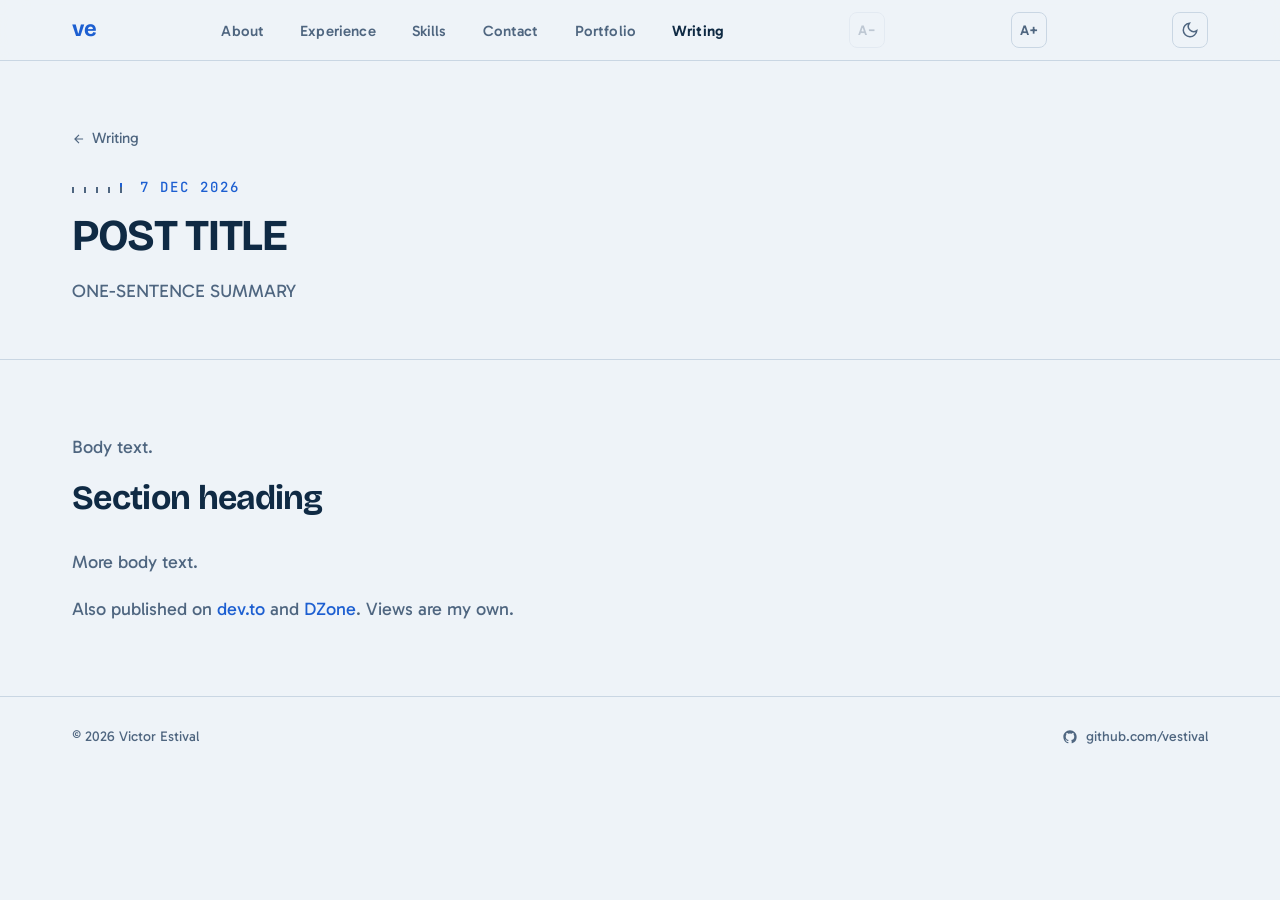
<file: writing/_template.html>
<!DOCTYPE html>
<!--
  POST TEMPLATE. Copy to writing/<slug>/index.html, then replace every ALL-CAPS placeholder:
  SLUG, POST TITLE, ONE-SENTENCE SUMMARY, 2026-12-07 (ISO date), 7 Dec 2026 (display date), and the body.
  Delete the robots noindex line and this comment in the copy. See README.md, "How to add a post".
-->
<html lang="en" data-theme="light">
<head>
  <meta charset="UTF-8" />
  <meta name="viewport" content="width=device-width, initial-scale=1.0" />
  <meta name="robots" content="noindex" />
  <title>POST TITLE - Victor Estival</title>
  <meta name="description" content="ONE-SENTENCE SUMMARY" />
  <meta name="author" content="Victor Estival" />
  <link rel="canonical" href="https://vestival.es/writing/SLUG/" />
  <meta property="og:type" content="article" />
  <meta property="og:site_name" content="Victor Estival" />
  <meta property="og:url" content="https://vestival.es/writing/SLUG/" />
  <meta property="og:title" content="POST TITLE" />
  <meta property="og:description" content="ONE-SENTENCE SUMMARY" />
  <meta property="og:image" content="https://vestival.es/og.jpg" />
  <meta property="article:published_time" content="2026-12-07" />
  <meta property="article:author" content="Victor Estival" />
  <meta name="twitter:card" content="summary" />
  <meta name="twitter:site" content="@victorestival" />
  <meta name="twitter:creator" content="@victorestival" />
  <meta name="twitter:title" content="POST TITLE" />
  <meta name="twitter:description" content="ONE-SENTENCE SUMMARY" />
  <meta name="twitter:image" content="https://vestival.es/og.jpg" />
  <link rel="alternate" type="application/rss+xml" title="Victor Estival, writing" href="https://vestival.es/feed.xml" />
  <link rel="preconnect" href="https://fonts.googleapis.com" />
  <link rel="preconnect" href="https://fonts.gstatic.com" crossorigin />
  <link href="https://fonts.googleapis.com/css2?family=Bricolage+Grotesque:opsz,wdth,wght@12..96,75..100,400..800&family=Gabarito:wght@400;500;600;700&family=JetBrains+Mono:wght@400;500;700&display=swap" rel="stylesheet" />
  <link rel="icon" type="image/svg+xml" href="/favicon.svg" />
  <link rel="stylesheet" href="/style.css" />
  <script defer src="https://umami.vestival.es/script.js" data-website-id="8cd49a4f-4316-427f-9799-4610c2093880"></script>
</head>
<body>

  <!-- NAV -->
  <header>
    <nav class="container">
      <a href="/" class="nav-logo">ve</a>
      <ul>
        <li><a href="/#about">About</a></li>
        <li><a href="/#experience">Experience</a></li>
        <li><a href="/#skills">Skills</a></li>
        <li><a href="/#contact">Contact</a></li>
        <li><a href="/portfolio.html">Portfolio</a></li>
        <li><a href="/writing/" aria-current="page">Writing</a></li>
      </ul>
      <button class="font-toggle" id="fontDown" aria-label="Decrease font size">A−</button>
      <button class="font-toggle" id="fontUp" aria-label="Increase font size">A+</button>
      <button class="theme-toggle" id="themeToggle" aria-label="Toggle theme">
        <span class="icon-sun">
          <svg width="18" height="18" viewBox="0 0 24 24" fill="none" stroke="currentColor" stroke-width="2"><circle cx="12" cy="12" r="5"/><line x1="12" y1="1" x2="12" y2="3"/><line x1="12" y1="21" x2="12" y2="23"/><line x1="4.22" y1="4.22" x2="5.64" y2="5.64"/><line x1="18.36" y1="18.36" x2="19.78" y2="19.78"/><line x1="1" y1="12" x2="3" y2="12"/><line x1="21" y1="12" x2="23" y2="12"/><line x1="4.22" y1="19.78" x2="5.64" y2="18.36"/><line x1="18.36" y1="5.64" x2="19.78" y2="4.22"/></svg>
        </span>
        <span class="icon-moon">
          <svg width="18" height="18" viewBox="0 0 24 24" fill="none" stroke="currentColor" stroke-width="2"><path d="M21 12.79A9 9 0 1 1 11.21 3 7 7 0 0 0 21 12.79z"/></svg>
        </span>
      </button>
    </nav>
  </header>

  <!-- POST HEADER -->
  <div class="page-intro">
    <div class="container">
      <a href="/writing/" class="back-link">
        <svg width="14" height="14" viewBox="0 0 24 24" fill="none" stroke="currentColor" stroke-width="2"><path d="M19 12H5M12 5l-7 7 7 7"/></svg>
        Writing
      </a>
      <p class="section-label"><time datetime="2026-12-07">7 Dec 2026</time></p>
      <h1 class="section-heading" style="margin-bottom: 16px;">POST TITLE</h1>
      <p class="page-intro-text">ONE-SENTENCE SUMMARY</p>
    </div>
  </div>

  <!-- POST BODY: plain HTML, p, h2, ul, ol, img with alt text -->
  <section>
    <div class="container">
      <article class="about-main" style="max-width: 720px;">
        <p>Body text.</p>

        <h2>Section heading</h2>
        <p>More body text.</p>

        <p>Also published on <a href="DEVTO_URL" style="color: var(--accent);">dev.to</a> and <a href="DZONE_URL" style="color: var(--accent);">DZone</a>. Views are my own.</p>
      </article>
    </div>
  </section>

  <footer>
    <div class="container">
      <span>&copy; 2026 Victor Estival</span>
      <a href="https://github.com/vestival" target="_blank" rel="noopener" class="footer-github">
        <svg width="16" height="16" viewBox="0 0 24 24" fill="currentColor"><path d="M12 2C6.477 2 2 6.484 2 12.017c0 4.425 2.865 8.18 6.839 9.504.5.092.682-.217.682-.483 0-.237-.008-.868-.013-1.703-2.782.605-3.369-1.343-3.369-1.343-.454-1.158-1.11-1.466-1.11-1.466-.908-.62.069-.608.069-.608 1.003.07 1.531 1.032 1.531 1.032.892 1.53 2.341 1.088 2.91.832.092-.647.35-1.088.636-1.338-2.22-.253-4.555-1.113-4.555-4.951 0-1.093.39-1.988 1.029-2.688-.103-.253-.446-1.272.098-2.65 0 0 .84-.27 2.75 1.026A9.564 9.564 0 0112 6.844a9.59 9.59 0 012.504.337c1.909-1.296 2.747-1.027 2.747-1.027.546 1.379.202 2.398.1 2.651.64.7 1.028 1.595 1.028 2.688 0 3.848-2.339 4.695-4.566 4.943.359.309.678.92.678 1.855 0 1.338-.012 2.419-.012 2.747 0 .268.18.58.688.482A10.02 10.02 0 0022 12.017C22 6.484 17.522 2 12 2z"/></svg>
        github.com/vestival
      </a>
    </div>
  </footer>

  <script>
    const html = document.documentElement;

    // Theme
    const toggle = document.getElementById('themeToggle');
    const savedTheme = localStorage.getItem('theme') || 'light';
    html.setAttribute('data-theme', savedTheme);
    toggle.addEventListener('click', () => {
      const next = html.getAttribute('data-theme') === 'dark' ? 'light' : 'dark';
      html.setAttribute('data-theme', next);
      localStorage.setItem('theme', next);
    });

    // Font size – 100% to 300% in 25% steps
    const ZOOM_LEVELS = [1, 1.25, 1.5, 1.75, 2.0, 2.25, 2.5, 2.75, 3.0];
    let zoomIndex = parseInt(localStorage.getItem('font-level') || '0', 10);
    const fontDown = document.getElementById('fontDown');
    const fontUp   = document.getElementById('fontUp');
    function applyZoom() {
      document.body.style.zoom = ZOOM_LEVELS[zoomIndex];
      localStorage.setItem('font-level', zoomIndex);
      fontDown.disabled = zoomIndex === 0;
      fontUp.disabled   = zoomIndex === ZOOM_LEVELS.length - 1;
    }
    applyZoom();
    fontDown.addEventListener('click', () => { if (zoomIndex > 0) { zoomIndex--; applyZoom(); } });
    fontUp.addEventListener('click',   () => { if (zoomIndex < ZOOM_LEVELS.length - 1) { zoomIndex++; applyZoom(); } });
  </script>

</body>
</html>
</file>
<file: style.css>
/* ── Reset ─────────────────────────────────────────────────────── */
*, *::before, *::after { box-sizing: border-box; margin: 0; padding: 0; }
html { scroll-behavior: smooth; }
img { display: block; max-width: 100%; }
a { text-decoration: none; color: inherit; }

/* ── Tokens ────────────────────────────────────────────────────── */
:root {
  --font-display: 'Bricolage Grotesque', sans-serif;
  --font-body:    'Gabarito', sans-serif;
  --font-mono:    'JetBrains Mono', monospace;
  --radius:       14px;
  --max-w:        1200px;
  --transition:   0.25s ease;
}

/* Light theme */
[data-theme="light"] {
  --bg:           #eef3f8;
  --bg-card:      #ffffff;
  --bg-nav:       rgba(238, 243, 248, 0.88);
  --border:       #c9d6e3;
  --text:         #0f2a44;
  --text-muted:   #4f6680;
  --accent:       #1d5fd1;
  --accent-fill:  #1d5fd1;
  --web3-color:   #4f6680;
  --web3-bg:      #e1e9f2;
  --web2-color:   #1d5fd1;
  --web2-bg:      #e1e9f2;
  --tag-bg:       #e1e9f2;
  --tag-text:     #4f6680;
}

/* Dark theme */
[data-theme="dark"] {
  --bg:           #0a121c;
  --bg-card:      #111c2a;
  --bg-nav:       rgba(10, 18, 28, 0.88);
  --border:       #23344b;
  --text:         #eef3f8;
  --text-muted:   #8fa3b8;
  --accent:       #5fa8e8;
  --accent-fill:  #1d5fd1;
  --web3-color:   #8fa3b8;
  --web3-bg:      #18263a;
  --web2-color:   #5fa8e8;
  --web2-bg:      #18263a;
  --tag-bg:       #18263a;
  --tag-text:     #8fa3b8;
}

/* ── Base ──────────────────────────────────────────────────────── */
::selection { background: var(--accent-fill); color: #fff; }
body {
  font-family: var(--font-body);
  background: var(--bg);
  color: var(--text);
  font-size: 18px;
  line-height: 1.7;
  -webkit-font-smoothing: antialiased;
  transition: background var(--transition), color var(--transition);
}

.container {
  max-width: var(--max-w);
  margin: 0 auto;
  padding: 0 32px;
}

section { padding: 72px 0; }

/* ── Header / Nav ──────────────────────────────────────────────── */
header {
  position: sticky;
  top: 0;
  z-index: 100;
  background: var(--bg-nav);
  backdrop-filter: blur(16px);
  border-bottom: 1px solid var(--border);
  transition: background var(--transition);
}

header nav {
  display: flex;
  align-items: center;
  justify-content: space-between;
  height: 60px;
}

.nav-logo {
  font-family: var(--font-display);
  font-weight: 700;
  font-size: 22px;
  color: var(--accent);
  letter-spacing: -0.02em;
}

header ul {
  list-style: none;
  display: flex;
  gap: 36px;
}

header ul a {
  font-size: 15px;
  font-weight: 500;
  color: var(--text-muted);
  transition: color var(--transition);
  letter-spacing: 0.01em;
}
header ul a:hover { color: var(--text); }

.font-toggle {
  background: none;
  border: 1px solid var(--border);
  border-radius: 8px;
  width: 36px;
  height: 36px;
  display: flex;
  align-items: center;
  justify-content: center;
  cursor: pointer;
  color: var(--text-muted);
  font-family: var(--font-body);
  font-size: 14px;
  font-weight: 600;
  transition: color var(--transition), border-color var(--transition);
  letter-spacing: 0;
}
.font-toggle:hover { color: var(--text); border-color: var(--text-muted); }

.font-toggle:disabled { opacity: 0.3; cursor: not-allowed; }

.theme-toggle {
  background: none;
  border: 1px solid var(--border);
  border-radius: 8px;
  width: 36px;
  height: 36px;
  display: flex;
  align-items: center;
  justify-content: center;
  cursor: pointer;
  color: var(--text-muted);
  transition: color var(--transition), border-color var(--transition);
}
.theme-toggle:hover { color: var(--text); border-color: var(--text-muted); }

[data-theme="light"] .icon-moon { display: flex; }
[data-theme="light"] .icon-sun  { display: none; }
[data-theme="dark"]  .icon-sun  { display: flex; }
[data-theme="dark"]  .icon-moon { display: none; }

/* ── Pills ─────────────────────────────────────────────────────── */
.pill {
  display: inline-block;
  font-size: 13px;
  font-weight: 600;
  letter-spacing: 0.08em;
  text-transform: uppercase;
  padding: 3px 10px;
  border-radius: 100px;
}
.pill.web3 { background: var(--web3-bg); color: var(--web3-color); }
.pill.web2 { background: var(--web2-bg); color: var(--web2-color); }
.pill-sep  { color: var(--text-muted); font-size: 16px; margin: 0 4px; }
.pill-row  { display: flex; gap: 6px; flex-wrap: wrap; }

/* ── Hero ──────────────────────────────────────────────────────── */
#hero {
  display: flex;
  align-items: center;
  padding: 88px 0 64px;
}

.hero-grid {
  display: grid;
  grid-template-columns: 1fr 420px;
  gap: 64px;
  align-items: center;
}

.hero-greeting {
  font-size: 16px;
  color: var(--text-muted);
  margin-bottom: 10px;
  font-weight: 400;
}

.hero-text h1 {
  font-family: var(--font-display);
  font-size: clamp(52px, 8vw, 88px);
  font-weight: 700;
  line-height: 1;
  letter-spacing: -0.04em;
  margin-bottom: 6px;
}

.hero-text h1 span {
  color: var(--accent);
}

.hero-title {
  font-family: var(--font-display);
  font-size: clamp(24px, 2.4vw, 30px);
  font-weight: 700;
  line-height: 1.2;
  letter-spacing: -0.01em;
  color: var(--text);
  margin: 14px 0 18px;
}

.hero-bio {
  font-size: 18px;
  color: var(--text-muted);
  max-width: 540px;
  margin-bottom: 24px;
  line-height: 1.75;
}
.hero-bio strong { color: var(--text); font-weight: 500; }

.hero-tags {
  display: flex;
  align-items: center;
  gap: 6px;
  margin-bottom: 32px;
}

.hero-cta {
  display: flex;
  gap: 12px;
  margin-bottom: 36px;
}

.btn-primary {
  padding: 11px 26px;
  background: var(--accent-fill);
  color: #fff;
  border-radius: 8px;
  font-size: 16px;
  font-weight: 600;
  font-family: var(--font-body);
  transition: opacity var(--transition);
}
.btn-primary:hover { opacity: 0.85; }

.btn-outline {
  padding: 11px 26px;
  border: 1px solid var(--border);
  border-radius: 8px;
  font-size: 16px;
  font-weight: 500;
  color: var(--text-muted);
  transition: border-color var(--transition), color var(--transition);
}
.btn-outline:hover { border-color: var(--text-muted); color: var(--text); }

.hero-social {
  display: flex;
  gap: 18px;
}
.hero-social a {
  color: var(--text-muted);
  transition: color var(--transition);
  display: flex;
}
.hero-social a:hover { color: var(--text); }

/* Avatar */
.hero-image { display: flex; justify-content: center; }

.avatar-wrap {
  position: relative;
  width: 380px;
  height: 420px;
}

.avatar-wrap::before {
  content: '';
  position: absolute;
  inset: 0;
  background: var(--accent);
  border-radius: 32px;
  opacity: 0.12;
  transform: rotate(-2deg);
}

.avatar-wrap img {
  position: relative;
  width: 100%;
  height: 100%;
  object-fit: contain;
  object-position: bottom;
  border-radius: 24px;
  filter: drop-shadow(0 20px 40px rgba(0,0,0,0.15));
}

/* ── Section labels ────────────────────────────────────────────── */
.section-label {
  font-family: var(--font-mono);
  font-size: 14px;
  font-weight: 500;
  text-transform: uppercase;
  letter-spacing: 0.14em;
  color: var(--accent);
  margin-bottom: 12px;
}

.section-heading {
  font-family: var(--font-display);
  font-size: clamp(30px, 4vw, 44px);
  font-weight: 700;
  letter-spacing: -0.03em;
  margin-bottom: 52px;
  line-height: 1.1;
}

/* ── About ─────────────────────────────────────────────────────── */
#about { background: var(--bg-card); border-top: 1px solid var(--border); border-bottom: 1px solid var(--border); }

.about-grid {
  display: grid;
  grid-template-columns: 1fr 260px;
  gap: 80px;
  align-items: start;
}

.about-main h2 {
  font-family: var(--font-display);
  font-size: clamp(24px, 3vw, 34px);
  font-weight: 700;
  letter-spacing: -0.02em;
  line-height: 1.2;
  margin-bottom: 28px;
}

.about-main p {
  color: var(--text-muted);
  margin-bottom: 16px;
  font-size: 18px;
}
.about-main p:last-child { margin-bottom: 0; }
.about-main strong { color: var(--text); font-weight: 500; }

.about-numbers {
  display: flex;
  flex-direction: column;
  gap: 32px;
}

.number-card {
  padding: 20px 24px;
  background: var(--bg);
  border: 1px solid var(--border);
  border-radius: var(--radius);
}

.big-num {
  display: block;
  font-family: var(--font-display);
  font-size: 48px;
  font-weight: 700;
  letter-spacing: -0.03em;
  color: var(--accent);
  line-height: 1;
  margin-bottom: 6px;
}

.num-label {
  font-size: 14px;
  color: var(--text-muted);
  text-transform: uppercase;
  letter-spacing: 0.08em;
  font-weight: 500;
}

/* ── Experience ────────────────────────────────────────────────── */
.exp-grid {
  display: grid;
  grid-template-columns: 1fr 1fr;
  gap: 20px;
}

.exp-card {
  display: flex;
  gap: 16px;
  padding: 24px;
  background: var(--bg-card);
  border: 1px solid var(--border);
  border-radius: var(--radius);
  transition: border-color var(--transition);
}
.exp-card:hover { border-color: var(--accent); }

.exp-logo {
  width: 48px;
  height: 48px;
  flex-shrink: 0;
  border-radius: 10px;
  background: var(--bg);
  border: 1px solid var(--border);
  display: flex;
  align-items: center;
  justify-content: center;
  overflow: hidden;
}

.exp-logo img {
  width: 100%;
  height: 100%;
  object-fit: contain;
  padding: 8px;
}

.logo-fb {
  font-size: 14px;
  font-weight: 700;
  color: var(--text-muted);
  letter-spacing: 0.04em;
}

.exp-body { flex: 1; min-width: 0; }

.exp-top {
  display: flex;
  justify-content: space-between;
  align-items: flex-start;
  gap: 12px;
  margin-bottom: 10px;
}

.exp-body h3 {
  font-size: 16px;
  font-weight: 600;
  color: var(--text);
  margin-bottom: 2px;
  font-family: var(--font-display);
}

.exp-company {
  font-size: 14px;
  color: var(--text-muted);
  font-weight: 500;
}

.exp-date {
  font-size: 13px;
  color: var(--text-muted);
  white-space: nowrap;
  flex-shrink: 0;
}

.exp-body p {
  font-size: 15px;
  color: var(--text-muted);
  line-height: 1.6;
  margin-bottom: 14px;
}

/* ── Skills ────────────────────────────────────────────────────── */
#skills { background: var(--bg-card); border-top: 1px solid var(--border); border-bottom: 1px solid var(--border); }

.skills-grid {
  display: grid;
  grid-template-columns: 1fr 1fr;
  gap: 40px;
}

.skill-block h4 {
  font-size: 15px;
  font-weight: 600;
  color: var(--text);
  margin-bottom: 14px;
  font-family: var(--font-display);
}

.tags {
  display: flex;
  flex-wrap: wrap;
  gap: 8px;
}

.tags span {
  font-size: 14px;
  padding: 5px 12px;
  background: var(--tag-bg);
  color: var(--tag-text);
  border-radius: 6px;
  font-weight: 400;
  border: 1px solid var(--border);
}

/* ── Contact ───────────────────────────────────────────────────── */
.contact-sub {
  color: var(--text-muted);
  font-size: 18px;
  max-width: 580px;
  margin-bottom: 44px;
  margin-top: -32px;
}

.contact-cards {
  display: flex;
  flex-direction: column;
  gap: 14px;
  max-width: 440px;
}

.contact-card {
  display: flex;
  align-items: center;
  gap: 14px;
  padding: 18px 22px;
  background: var(--bg-card);
  border: 1px solid var(--border);
  border-radius: var(--radius);
  font-size: 16px;
  color: var(--text-muted);
  transition: border-color var(--transition), color var(--transition);
}
.contact-card:hover { border-color: var(--accent); color: var(--text); }
.contact-card svg { flex-shrink: 0; color: var(--accent); }

/* ── Fractional card ────────────────────────────────────────────── */
.exp-card--fractional {
  grid-column: 1 / -1;
  border-color: var(--accent);
  background: linear-gradient(135deg, var(--bg-card) 0%, var(--bg) 100%);
}

.exp-card--fractional .exp-logo {
  background: color-mix(in srgb, var(--accent) 10%, transparent);
  border-color: color-mix(in srgb, var(--accent) 30%, transparent);
}

/* ── Footer ────────────────────────────────────────────────────── */
footer {
  padding: 28px 0;
  border-top: 1px solid var(--border);
}

footer .container {
  display: flex;
  justify-content: space-between;
  align-items: center;
}

footer span {
  font-size: 14px;
  color: var(--text-muted);
}

.footer-github {
  display: flex;
  align-items: center;
  gap: 8px;
  font-size: 14px;
  color: var(--text-muted);
  transition: color var(--transition);
}
.footer-github:hover { color: var(--text); }

/* ── Portfolio page ────────────────────────────────────────────── */

.nav-logo { display: flex; align-items: center; }
header ul a[aria-current="page"] { color: var(--text); font-weight: 600; }

.page-intro {
  padding: 64px 0 52px;
  border-bottom: 1px solid var(--border);
}

.back-link {
  display: inline-flex;
  align-items: center;
  gap: 6px;
  font-size: 15px;
  color: var(--text-muted);
  margin-bottom: 24px;
  transition: color var(--transition);
}
.back-link:hover { color: var(--text); }

.page-intro-text {
  font-size: 18px;
  color: var(--text-muted);
  max-width: 640px;
}

/* Conference cards */
.conf-grid {
  display: grid;
  grid-template-columns: 1fr 1fr;
  gap: 20px;
  margin-bottom: 36px;
}

.conf-card {
  padding: 28px;
  background: var(--bg-card);
  border: 1px solid var(--border);
  border-radius: var(--radius);
  transition: border-color var(--transition);
}
.conf-card:hover { border-color: var(--accent); }

.conf-card-link {
  display: flex;
  flex-direction: column;
  text-decoration: none;
  color: inherit;
  cursor: pointer;
}
.conf-card-link:hover { border-color: var(--accent); }
.conf-card-watch {
  margin-top: 12px;
  font-size: 14px;
  font-weight: 600;
  color: var(--accent);
}

.conf-card h3 {
  font-family: var(--font-display);
  font-size: 20px;
  font-weight: 700;
  letter-spacing: -0.02em;
  margin-bottom: 4px;
}

.conf-card-meta {
  font-size: 14px;
  color: var(--text-muted);
  margin-bottom: 12px;
}

.conf-card p {
  font-size: 15px;
  color: var(--text-muted);
  line-height: 1.6;
}

.meetup-label {
  font-size: 15px;
  color: var(--text-muted);
  margin-bottom: 14px;
}

.meetup-cloud {
  display: flex;
  flex-wrap: wrap;
  gap: 10px;
}

.meetup-tag {
  font-size: 14px;
  padding: 5px 14px;
  background: var(--tag-bg);
  color: var(--tag-text);
  border-radius: 100px;
  border: 1px solid var(--border);
}

/* Video grid */
.video-grid {
  display: grid;
  grid-template-columns: 1fr 1fr;
  gap: 24px;
}

.video-card {
  background: var(--bg);
  border: 1px solid var(--border);
  border-radius: var(--radius);
  overflow: hidden;
  transition: border-color var(--transition);
}
.video-card:hover { border-color: var(--accent); }

.video-wrap {
  position: relative;
  padding-bottom: 56.25%;
  height: 0;
  overflow: hidden;
}
.video-wrap iframe {
  position: absolute;
  top: 0; left: 0;
  width: 100%; height: 100%;
  border: none;
}

.video-info { padding: 14px 16px; }

.video-title {
  font-size: 15px;
  font-weight: 600;
  color: var(--text);
  margin-bottom: 3px;
  font-family: var(--font-display);
  line-height: 1.4;
}

.video-company {
  font-size: 13px;
  color: var(--text-muted);
}

/* Writing groups */
.writing-groups {
  display: flex;
  flex-direction: column;
  gap: 52px;
}

.writing-group-head {
  display: flex;
  align-items: center;
  gap: 12px;
  margin-bottom: 20px;
  padding-bottom: 16px;
  border-bottom: 1px solid var(--border);
}

.writing-logo-sm {
  width: 24px;
  height: 24px;
  object-fit: contain;
  border-radius: 5px;
}

.writing-group-head h3 {
  font-family: var(--font-display);
  font-size: 18px;
  font-weight: 600;
  letter-spacing: -0.01em;
  flex: 1;
}

.article-list {
  list-style: none;
  display: grid;
  grid-template-columns: 1fr 1fr;
  gap: 10px;
}

.article-item a {
  display: flex;
  align-items: flex-start;
  justify-content: space-between;
  gap: 12px;
  padding: 14px 16px;
  background: var(--bg-card);
  border: 1px solid var(--border);
  border-radius: 10px;
  font-size: 15px;
  color: var(--text-muted);
  transition: border-color var(--transition), color var(--transition);
  line-height: 1.4;
  height: 100%;
}
.article-item a:hover { border-color: var(--accent); color: var(--text); }

.article-arrow {
  flex-shrink: 0;
  opacity: 0.45;
  margin-top: 1px;
}

.writing-subsection-label {
  font-size: 13px;
  font-weight: 600;
  text-transform: uppercase;
  letter-spacing: 0.1em;
  color: var(--text-muted);
  margin: 24px 0 14px;
}

/* Projects */
.project-grid {
  display: grid;
  grid-template-columns: 1fr 1fr;
  gap: 24px;
}

.project-card {
  padding: 32px;
  background: var(--bg);
  border: 1px solid var(--border);
  border-radius: var(--radius);
  display: flex;
  flex-direction: column;
  gap: 16px;
  transition: border-color var(--transition);
}
.project-card:hover { border-color: var(--accent); }

.project-card h3 {
  font-family: var(--font-display);
  font-size: 24px;
  font-weight: 700;
  letter-spacing: -0.02em;
  margin-bottom: 2px;
}

.project-meta {
  font-size: 14px;
  color: var(--text-muted);
}

.project-card > p {
  font-size: 16px;
  color: var(--text-muted);
  line-height: 1.65;
  flex: 1;
}

.project-link {
  display: inline-flex;
  align-items: center;
  gap: 6px;
  font-size: 15px;
  font-weight: 500;
  color: var(--accent);
  transition: opacity var(--transition);
}
.project-link:hover { opacity: 0.7; }

/* Other work */
.other-grid {
  display: grid;
  grid-template-columns: repeat(3, 1fr);
  gap: 16px;
}

.other-card {
  display: flex;
  flex-direction: column;
  gap: 8px;
  padding: 20px;
  background: var(--bg-card);
  border: 1px solid var(--border);
  border-radius: var(--radius);
  transition: border-color var(--transition), color var(--transition);
  color: var(--text-muted);
}
.other-card:hover { border-color: var(--accent); color: var(--text); }

.other-card h4 {
  font-size: 15px;
  font-weight: 600;
  color: var(--text);
  font-family: var(--font-display);
}

.other-card p {
  font-size: 14px;
  line-height: 1.5;
  flex: 1;
}

.other-card .article-arrow { align-self: flex-end; }

/* Portfolio responsive */
@media (max-width: 860px) {
  .conf-grid,
  .video-grid,
  .project-grid { grid-template-columns: 1fr; }
  .article-list { grid-template-columns: 1fr; }
  .other-grid { grid-template-columns: 1fr 1fr; }
}

@media (max-width: 560px) {
  .other-grid { grid-template-columns: 1fr; }
}

/* ── Responsive ────────────────────────────────────────────────── */
@media (max-width: 860px) {
  section { padding: 56px 0; }
  #hero { padding: 48px 0 40px; }

  .hero-grid {
    grid-template-columns: 1fr;
    gap: 48px;
  }
  .hero-image { order: -1; }
  .avatar-wrap { width: 260px; height: 290px; margin: 0 auto; }

  .about-grid {
    grid-template-columns: 1fr;
    gap: 48px;
  }
  .about-numbers {
    flex-direction: row;
    flex-wrap: wrap;
    gap: 16px;
  }
  .number-card { flex: 1; min-width: 140px; }

  .exp-grid { grid-template-columns: 1fr; }
  .skills-grid { grid-template-columns: 1fr; gap: 28px; }
}

@media (max-width: 560px) {
  .container { padding: 0 20px; }
  header nav { height: 52px; }
  header ul { gap: 12px; margin-left: 12px; }
  header ul a { white-space: nowrap; font-size: 15px; }
  .font-toggle { display: none; }
  header ul li:nth-child(2), header ul li:nth-child(3), header ul li:nth-child(4), header ul li:nth-child(5), header ul li:nth-child(6) { display: none; }
  .lang-switch { padding: 4px 7px; font-size: 13px; }
  .hero-cta { flex-wrap: wrap; }
}

/* ── Earlier work (collapsed) ─────────────────────────────────── */
details > summary { display: inline-block; cursor: pointer; list-style: none; }
details > summary::-webkit-details-marker { display: none; }
details[open] > summary { margin-bottom: 40px; }

/* ── Tinta signature: the hand mark and ruler ticks ──────────── */
.hero-text h1 span { position: relative; display: inline-block; }
.hero-text h1 span::after {
  content: '';
  position: absolute;
  left: -2%;
  right: -4%;
  bottom: -0.06em;
  height: 0.2em;
  background: var(--accent-fill);
  -webkit-mask: url("data:image/svg+xml,%3Csvg xmlns='http://www.w3.org/2000/svg' viewBox='0 0 200 20' preserveAspectRatio='none'%3E%3Cpath d='M3 13 C45 6 95 16 140 9 S185 7 197 11' stroke='black' stroke-width='6' fill='none' stroke-linecap='round'/%3E%3C/svg%3E") center / 100% 100% no-repeat;
          mask: url("data:image/svg+xml,%3Csvg xmlns='http://www.w3.org/2000/svg' viewBox='0 0 200 20' preserveAspectRatio='none'%3E%3Cpath d='M3 13 C45 6 95 16 140 9 S185 7 197 11' stroke='black' stroke-width='6' fill='none' stroke-linecap='round'/%3E%3C/svg%3E") center / 100% 100% no-repeat;
}
.section-label::before {
  content: '';
  display: inline-block;
  width: 58px;
  height: 10px;
  margin-right: 10px;
  vertical-align: -1px;
  background:
    repeating-linear-gradient(90deg, var(--text-muted) 0 2px, transparent 2px 12px) bottom / 100% 6px no-repeat,
    linear-gradient(var(--accent), var(--accent)) 48px 0 / 2px 10px no-repeat;
}
em, i { font-style: normal; font-weight: 700; }

/* ── AI for teams ──────────────────────────────────────────────── */
#ai-teams { background: var(--bg-card); border-bottom: 1px solid var(--border); }
.ai-lead { font-size: 20px; line-height: 1.6; max-width: 720px; margin: 20px 0 40px; color: var(--text); }
.ai-list { display: grid; grid-template-columns: 1fr 1fr; gap: 28px 56px; margin-bottom: 40px; }
.ai-list > div { border-top: 2px solid var(--text); padding-top: 14px; }
.ai-list dt { font-family: var(--font-display); font-weight: 700; font-size: 22px; margin-bottom: 6px; }
.ai-list dd { color: var(--text-muted); font-size: 17px; line-height: 1.6; }
.ai-case { max-width: 820px; padding: 22px 26px; background: var(--tag-bg); border-radius: 14px; margin-bottom: 32px; }
.ai-case p { font-size: 17px; line-height: 1.6; }
.ai-case-label { font-family: var(--font-mono); font-size: 13px; letter-spacing: .08em; text-transform: uppercase; color: var(--accent); margin-bottom: 6px; }
.ai-case-list { margin: 10px 0 0 20px; display: grid; gap: 6px; }
.ai-case-list li { font-size: 17px; line-height: 1.55; }
.ai-note { margin-top: 16px; font-size: 15px; color: var(--text-muted); }
@media (max-width: 860px) { .ai-list { grid-template-columns: 1fr; gap: 24px; } .ai-lead { font-size: 18px; } }

/* ── Hero: run AI like infrastructure ───────────────────────────── */
#hero { padding: 72px 0 56px; display: block; }
.hx-grid { display: grid; grid-template-columns: minmax(0, 1.35fr) minmax(0, 1fr); gap: 64px; align-items: center; }
.hx-title {
  font-family: var(--font-display);
  font-weight: 800;
  font-size: clamp(44px, 6.4vw, 92px);
  line-height: 0.98;
  letter-spacing: -0.035em;
  text-wrap: balance;
}
.hx-mark { position: relative; display: inline-block; white-space: nowrap; }
.hx-mark::after {
  content: ''; position: absolute; left: -1%; right: -2%; bottom: -0.08em; height: 0.16em;
  background: var(--accent-fill);
  -webkit-mask: url("data:image/svg+xml,%3Csvg xmlns='http://www.w3.org/2000/svg' viewBox='0 0 200 20' preserveAspectRatio='none'%3E%3Cpath d='M3 13 C45 6 95 16 140 9 S185 7 197 11' stroke='black' stroke-width='6' fill='none' stroke-linecap='round'/%3E%3C/svg%3E") center / 100% 100% no-repeat;
          mask: url("data:image/svg+xml,%3Csvg xmlns='http://www.w3.org/2000/svg' viewBox='0 0 200 20' preserveAspectRatio='none'%3E%3Cpath d='M3 13 C45 6 95 16 140 9 S185 7 197 11' stroke='black' stroke-width='6' fill='none' stroke-linecap='round'/%3E%3C/svg%3E") center / 100% 100% no-repeat;
  transform-origin: left; animation: hx-draw .5s cubic-bezier(.2,.8,.2,1) .35s both;
}
@keyframes hx-draw { from { transform: scaleX(0); } to { transform: scaleX(1); } }
.hx-sub { font-size: clamp(19px, 1.6vw, 22px); line-height: 1.55; max-width: 34em; margin: 28px 0 32px; color: var(--text-muted); }
.hx-cta { display: flex; gap: 12px; flex-wrap: wrap; }
.hx-start { margin-top: 22px; font-size: 16px; color: var(--text-muted); }
.hx-start a { color: var(--accent); font-weight: 600; text-underline-offset: 3px; }
.hx-measure { padding: 28px 30px 26px; background: var(--bg-card); border: 1px solid var(--border); border-radius: 14px; }
.hx-measure-label, .hx-unit, .hx-layer-k { font-family: var(--font-mono); font-weight: 500; letter-spacing: .08em; text-transform: uppercase; }
.hx-measure-label { font-size: 13px; color: var(--text-muted); }
.hx-number-wrap { position: relative; display: inline-block; margin: 14px 0 10px; padding: 10px 34px 6px 26px; }
.hx-number {
  font-family: var(--font-display); font-weight: 800; font-stretch: 75%;
  font-variation-settings: 'wdth' 75; font-size: clamp(96px, 11vw, 168px); line-height: .95; letter-spacing: -0.03em;
  font-variant-numeric: tabular-nums;
}
.hx-circle { position: absolute; inset: -4px -6px; width: calc(100% + 12px); height: calc(100% + 8px); color: var(--accent-fill); pointer-events: none;
}
.hx-circle path { stroke-dasharray: 800; stroke-dashoffset: 800; animation: hx-circle .7s cubic-bezier(.2,.8,.2,1) .6s forwards; }
@keyframes hx-circle { to { stroke-dashoffset: 0; } }
.hx-unit { font-size: 14px; color: var(--text); }
.hx-ruler { display: flex; align-items: flex-end; gap: 10px; height: 32px; margin: 18px 0 14px; color: var(--text); }
.hx-ruler i { display: block; width: 2px; height: 14px; background: currentColor; }
.hx-ruler i:nth-child(5n) { height: 28px; }
.hx-ruler i.on { background: var(--accent-fill); height: 32px; }
.hx-caption { font-size: 16px; line-height: 1.5; color: var(--text-muted); }
.hx-byline { display: flex; align-items: center; gap: 16px; margin-top: 56px; padding-top: 24px; border-top: 1px solid var(--border); flex-wrap: wrap; }
.hx-avatar { width: 64px; height: 64px; border-radius: 50%; object-fit: cover; object-position: top; background: var(--accent-fill); }
.hx-byline p { flex: 1; min-width: 260px; font-size: 17px; color: var(--text-muted); }
.hx-byline p strong { color: var(--text); font-weight: 700; }
.hx-byline .hero-social { margin: 0; display: flex; gap: 16px; }
.hx-layers { list-style: none; display: grid; grid-template-columns: repeat(3, 1fr); gap: 32px; margin-top: 36px; counter-reset: none; }
.hx-layers li { border-top: 2px solid var(--text); padding-top: 14px; }
.hx-layer-k { font-size: 13px; color: var(--accent); }
.hx-layers p { margin-top: 6px; font-size: 17px; line-height: 1.5; }
@media (prefers-reduced-motion: reduce) { .hx-mark::after, .hx-circle path { animation: none; stroke-dashoffset: 0; } }
@media (max-width: 860px) {
  #hero { padding: 40px 0 40px; }
  .hx-grid { grid-template-columns: 1fr; gap: 36px; }
  .hx-layers { grid-template-columns: 1fr; gap: 20px; }
  .hx-byline { margin-top: 40px; }
}

.lang-switch { font-family: var(--font-mono); font-weight: 500; font-size: 14px; letter-spacing: .08em; color: var(--text); text-decoration: none; padding: 6px 10px; border: 1px solid var(--border); border-radius: 8px; }
.lang-switch:hover { border-color: var(--accent); color: var(--accent); }

.hx-stat-row { display: grid; grid-template-columns: 1fr 1fr; gap: 20px; }
.hx-number-sm { font-size: clamp(48px, 4.6vw, 68px); }
.hx-stat .hx-unit { font-size: 13px; margin-top: 6px; line-height: 1.4; }
.hx-measure .hx-number-wrap { margin: 0 0 4px; }
#about .about-grid { grid-template-columns: 1fr; max-width: 820px; }
</file>
